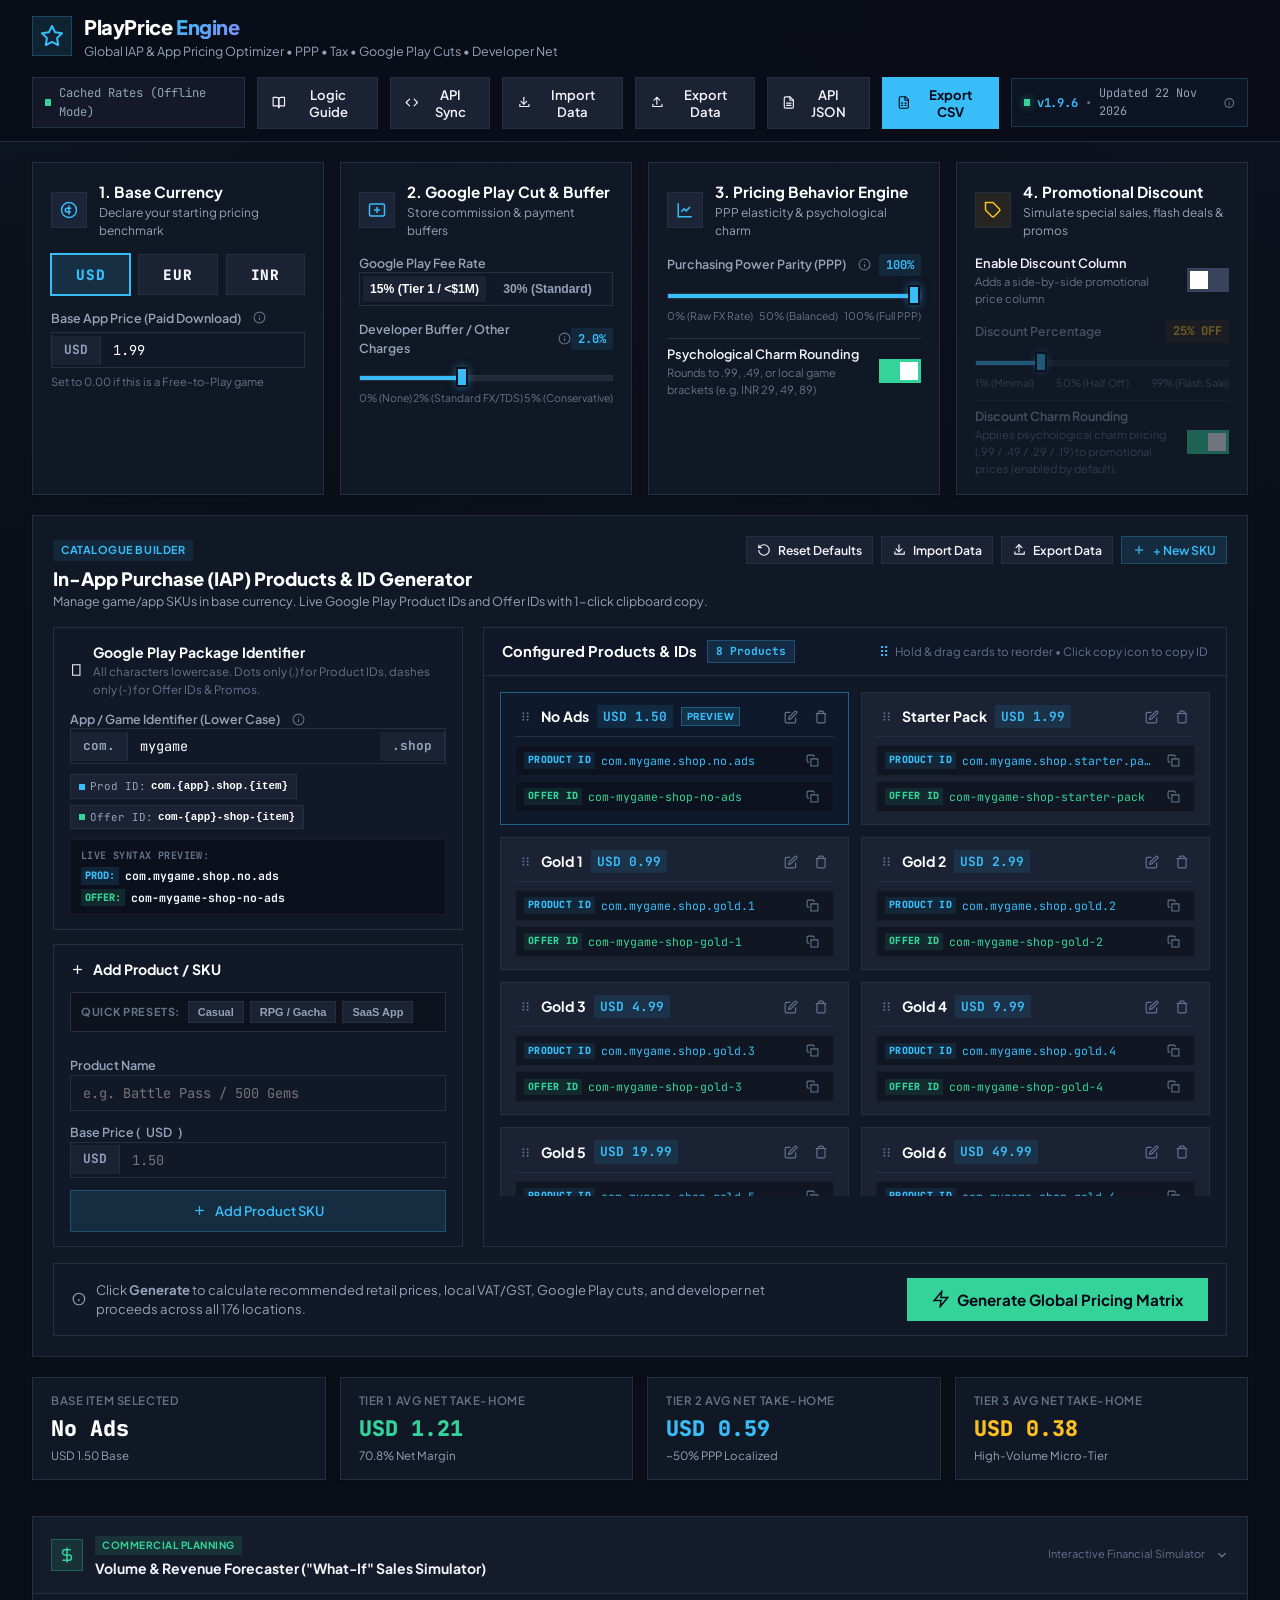
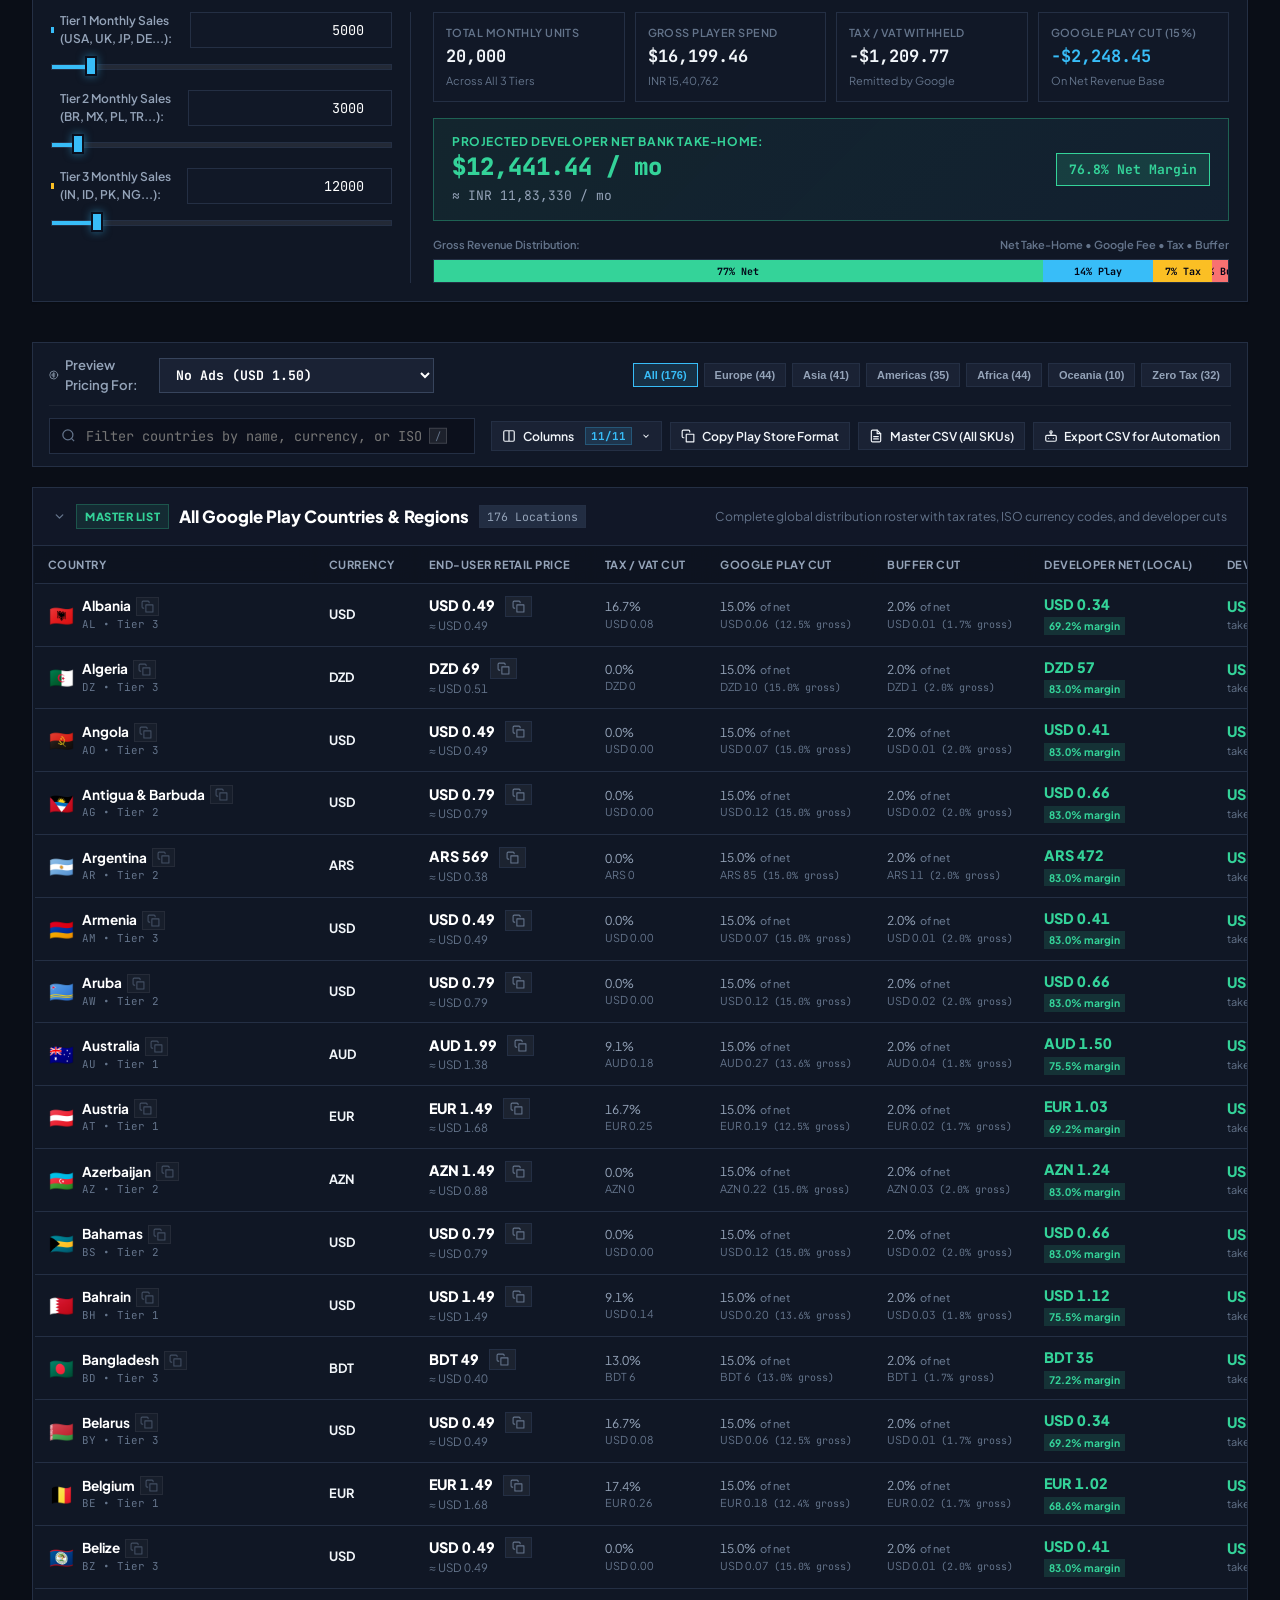
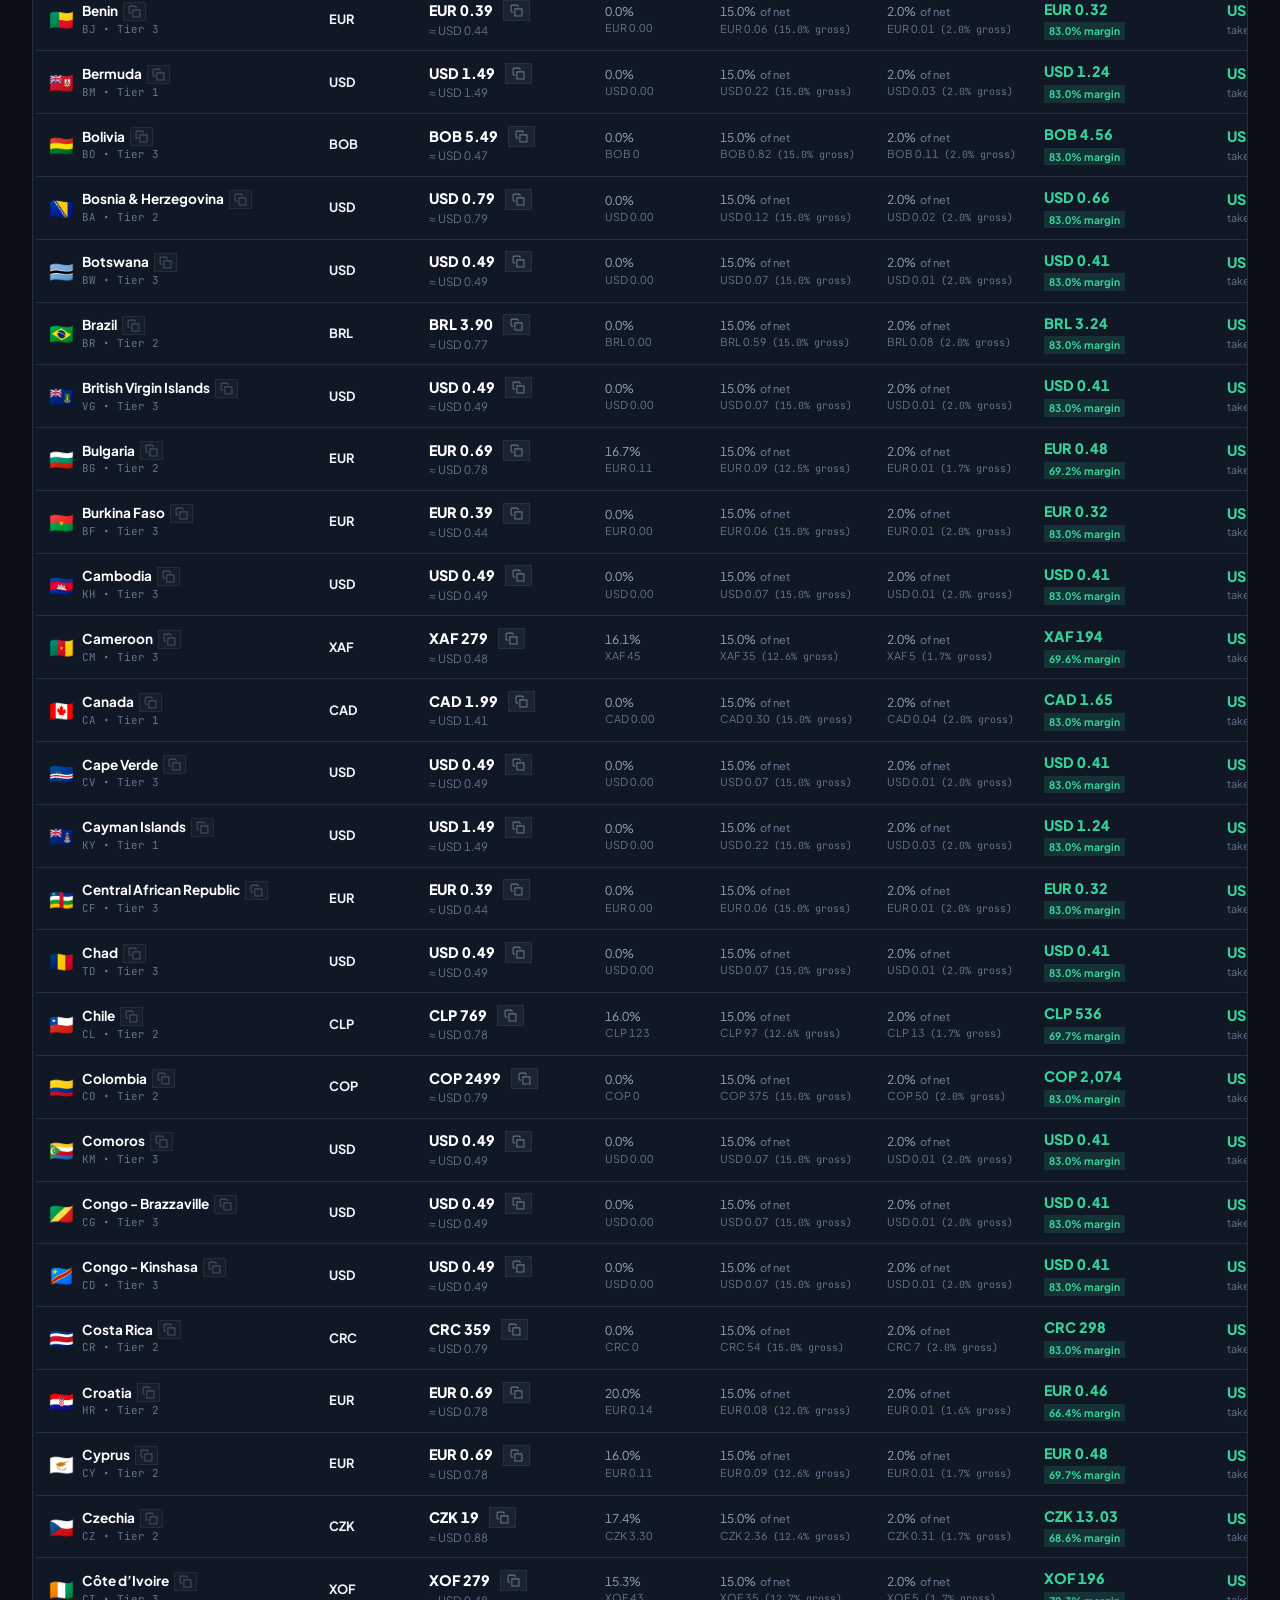
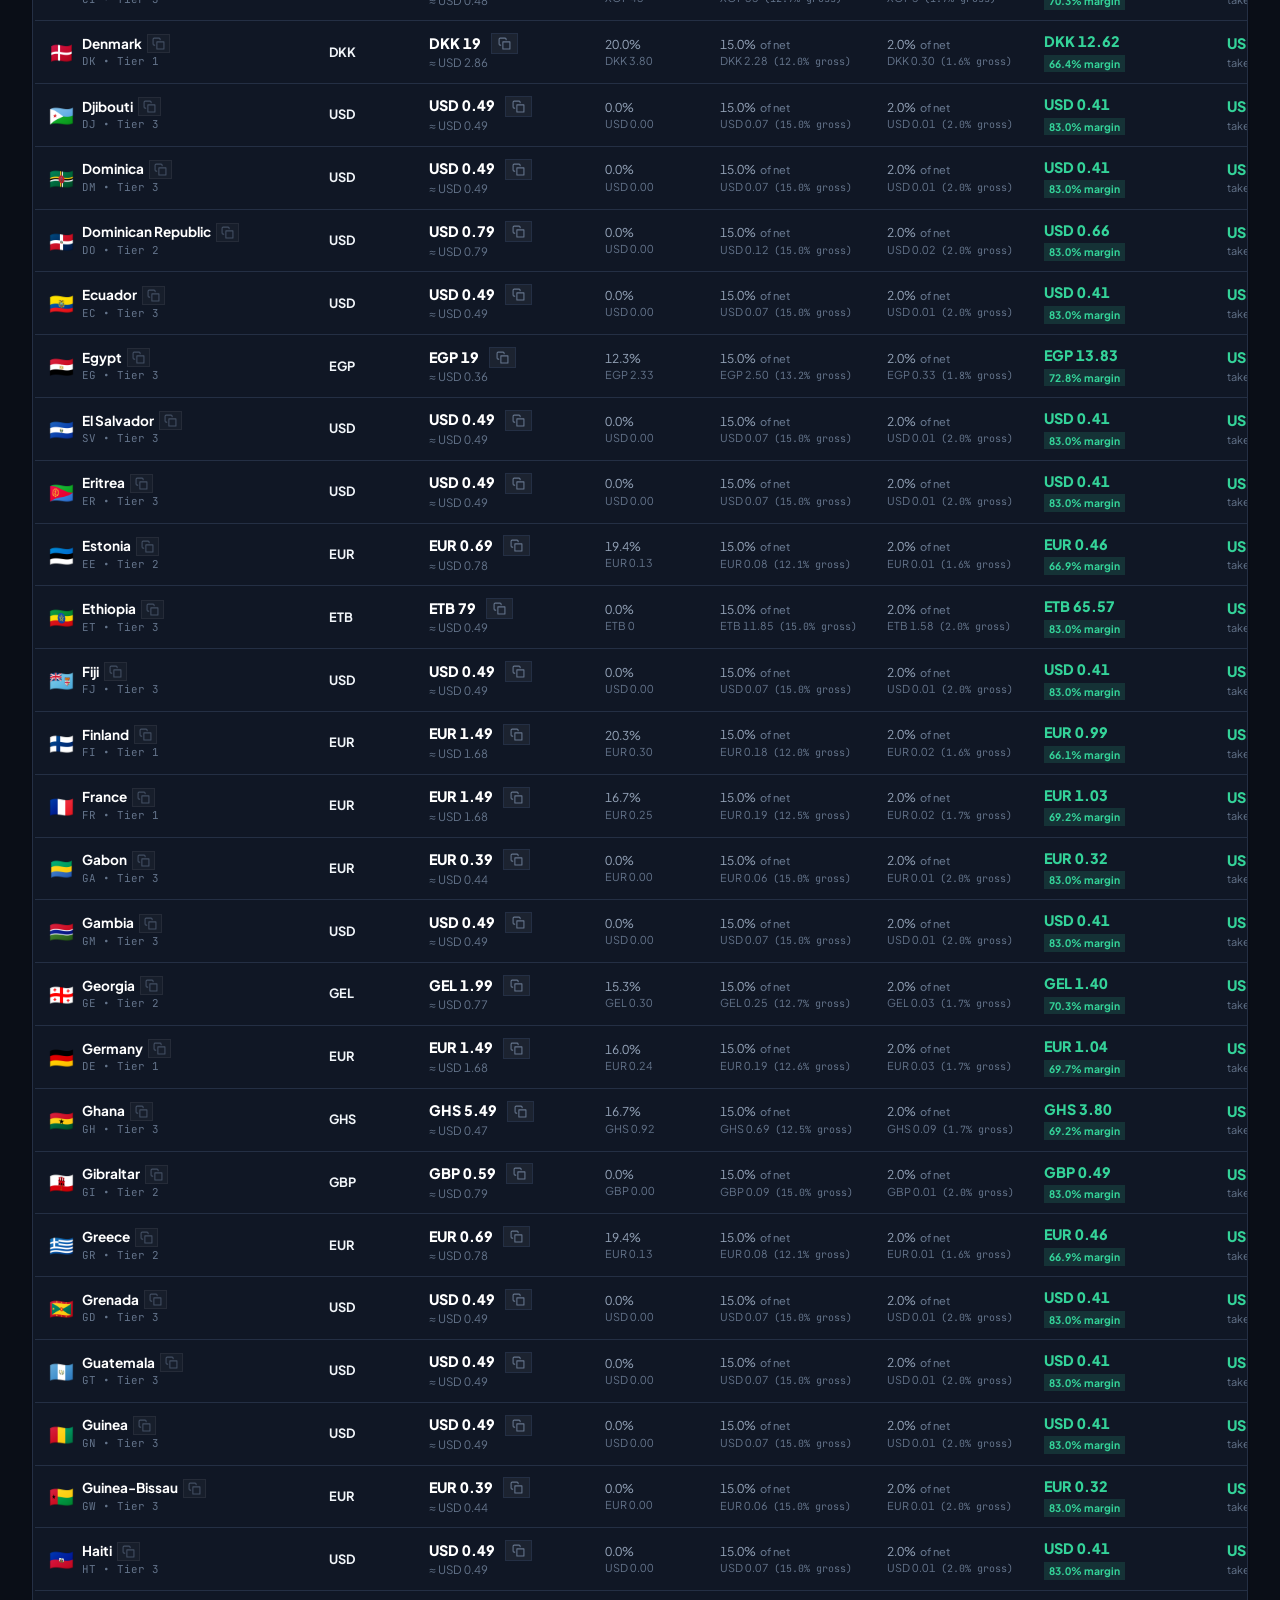
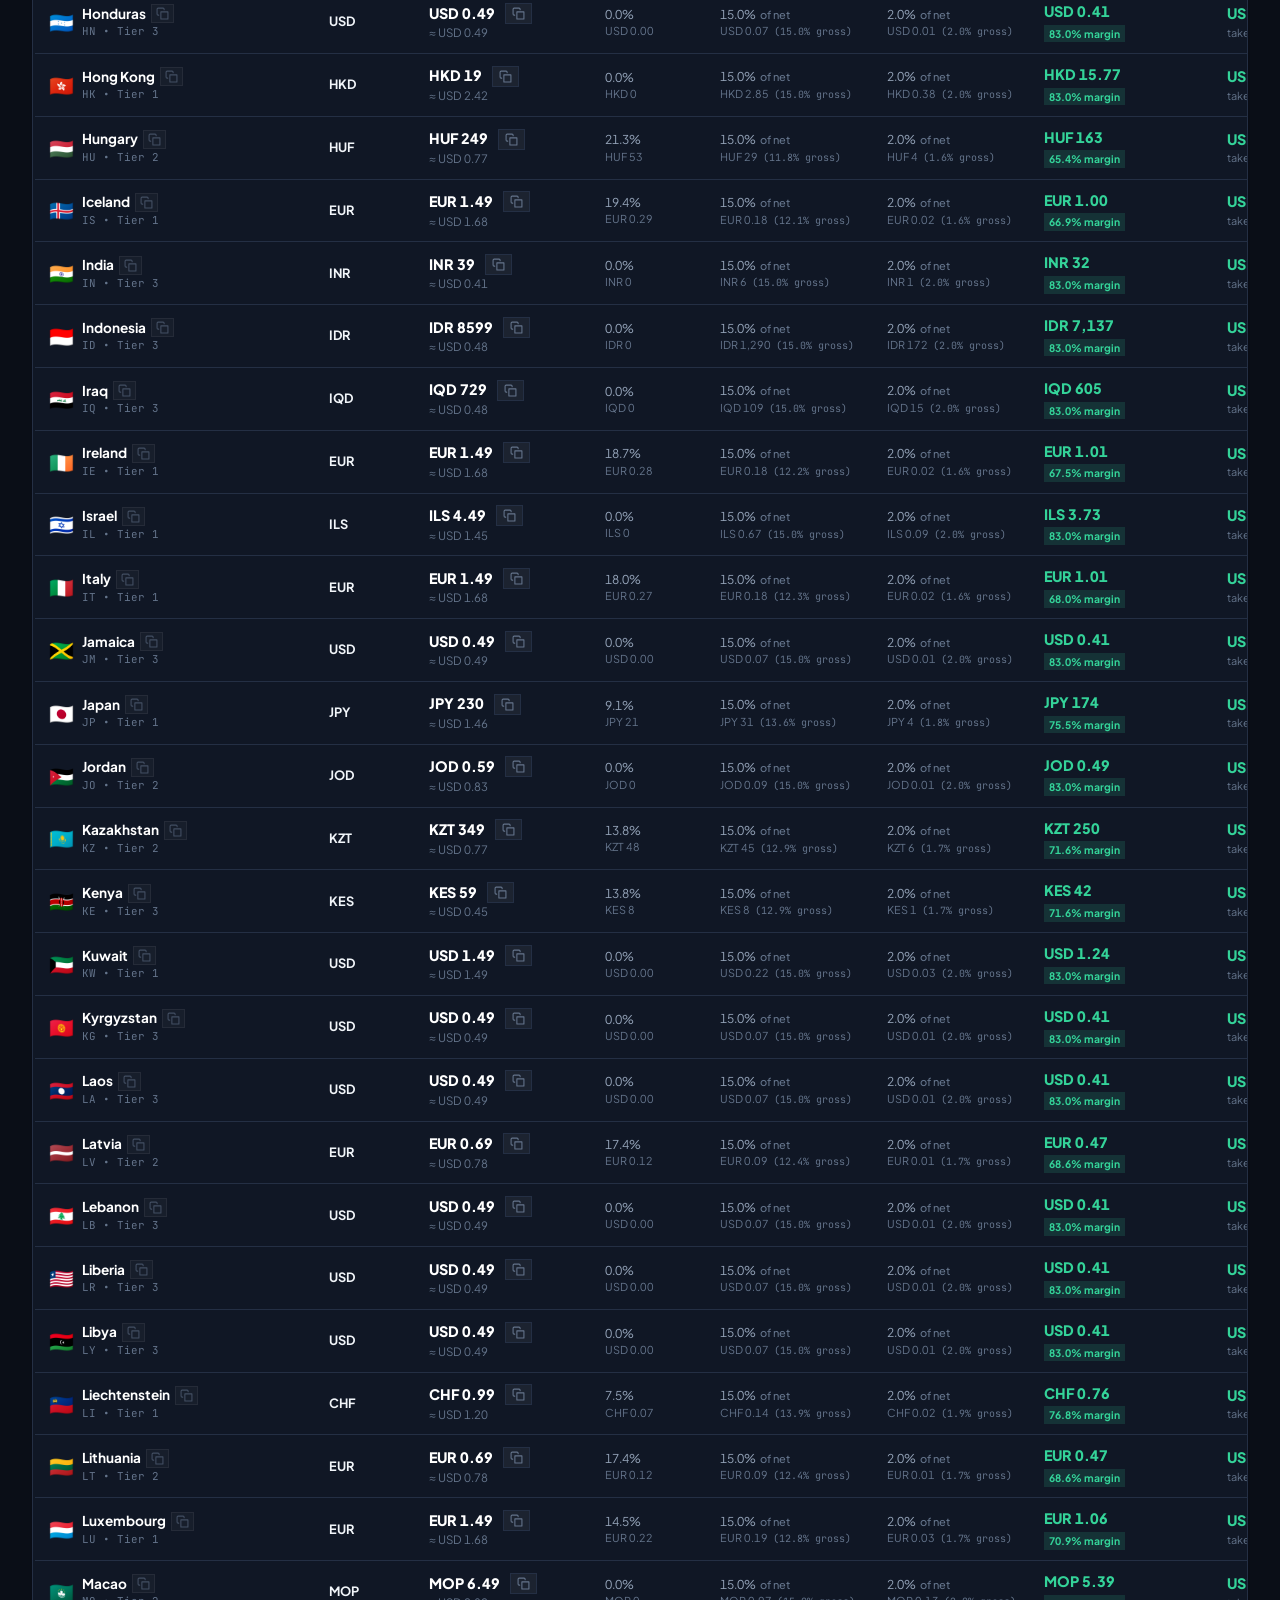
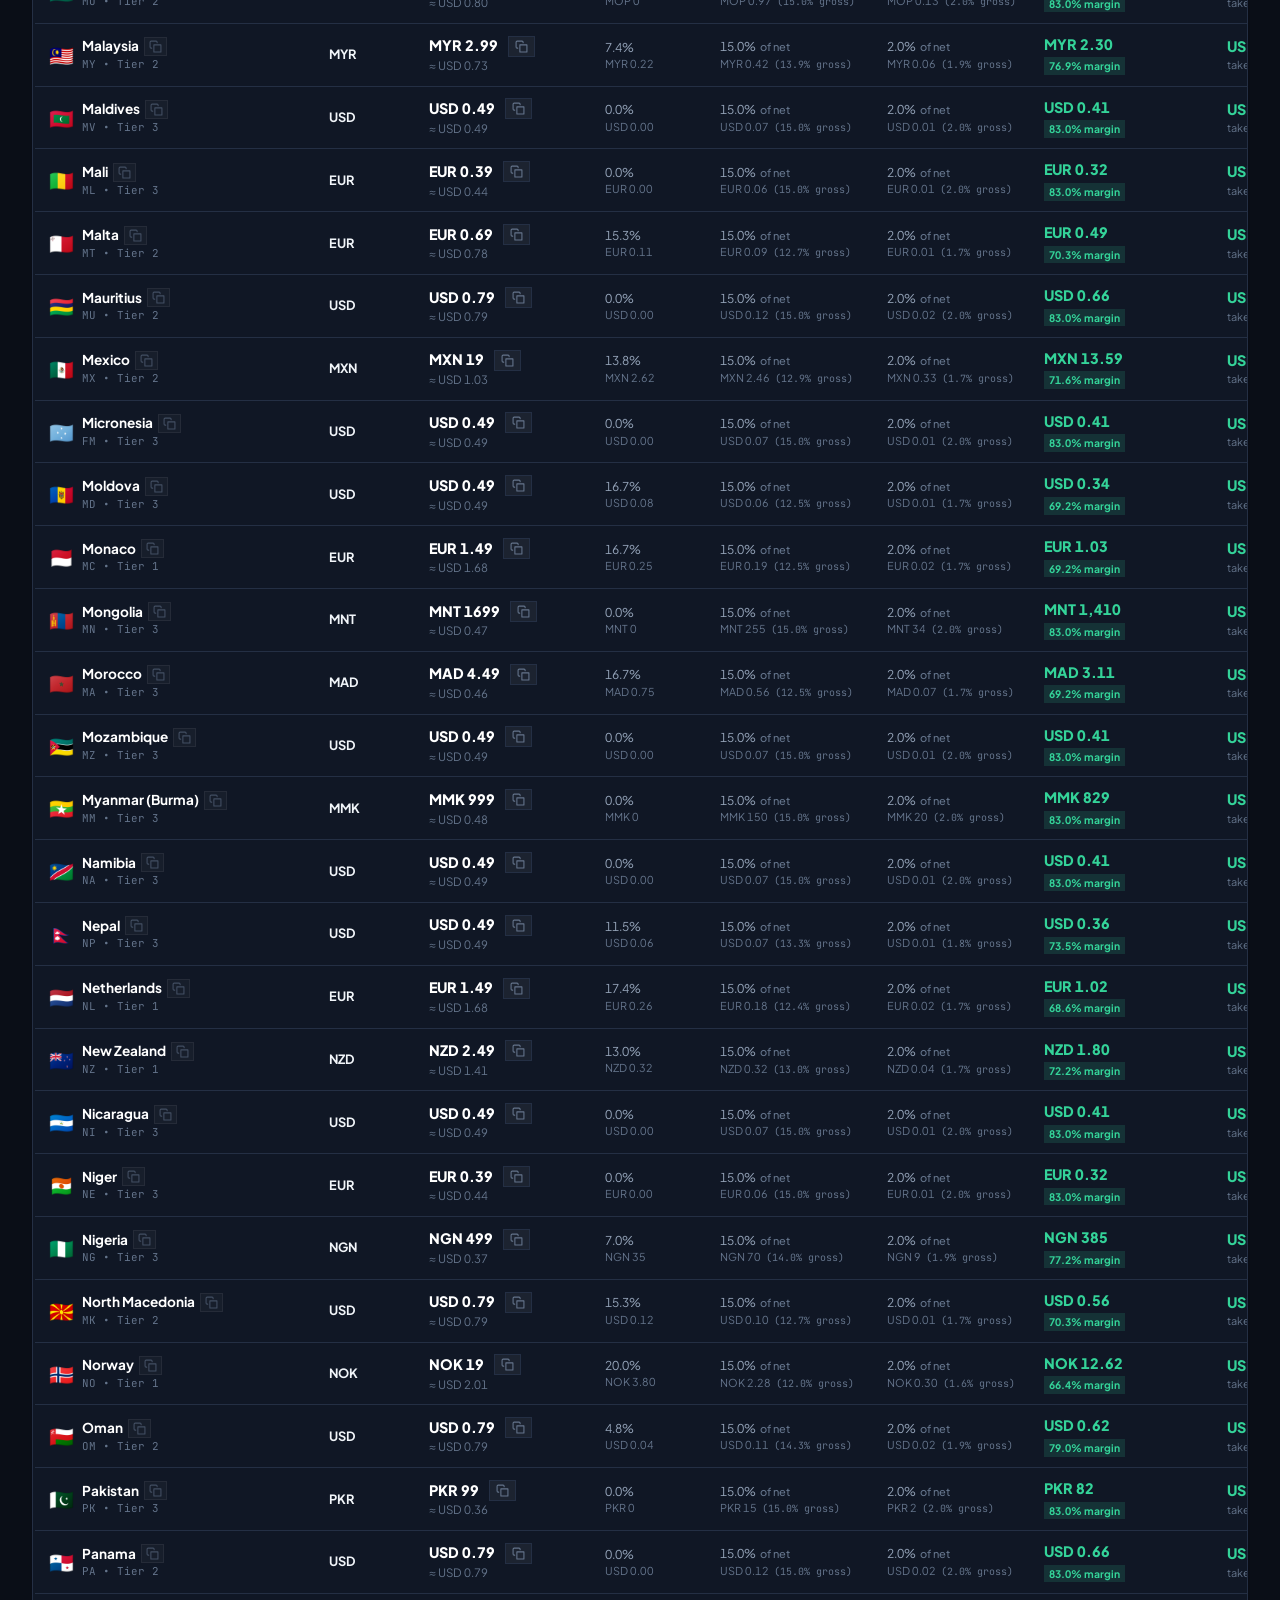
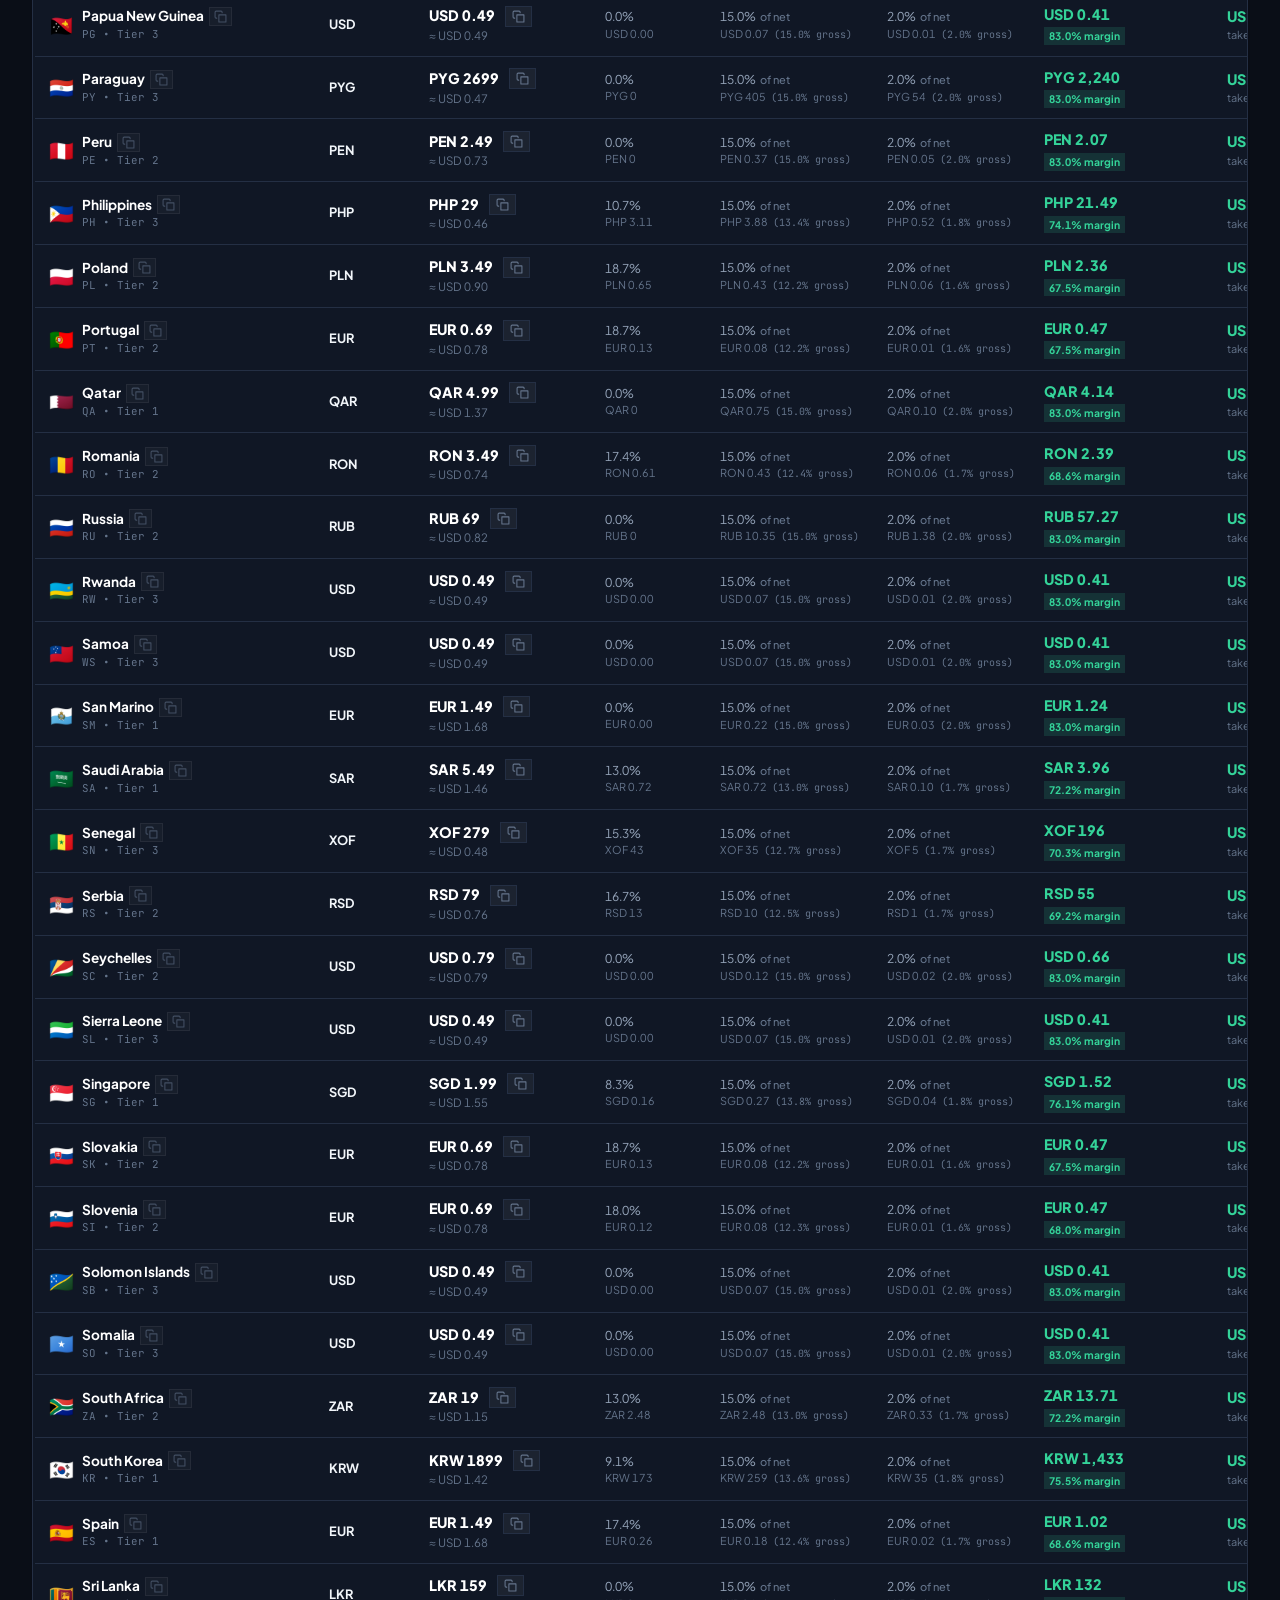
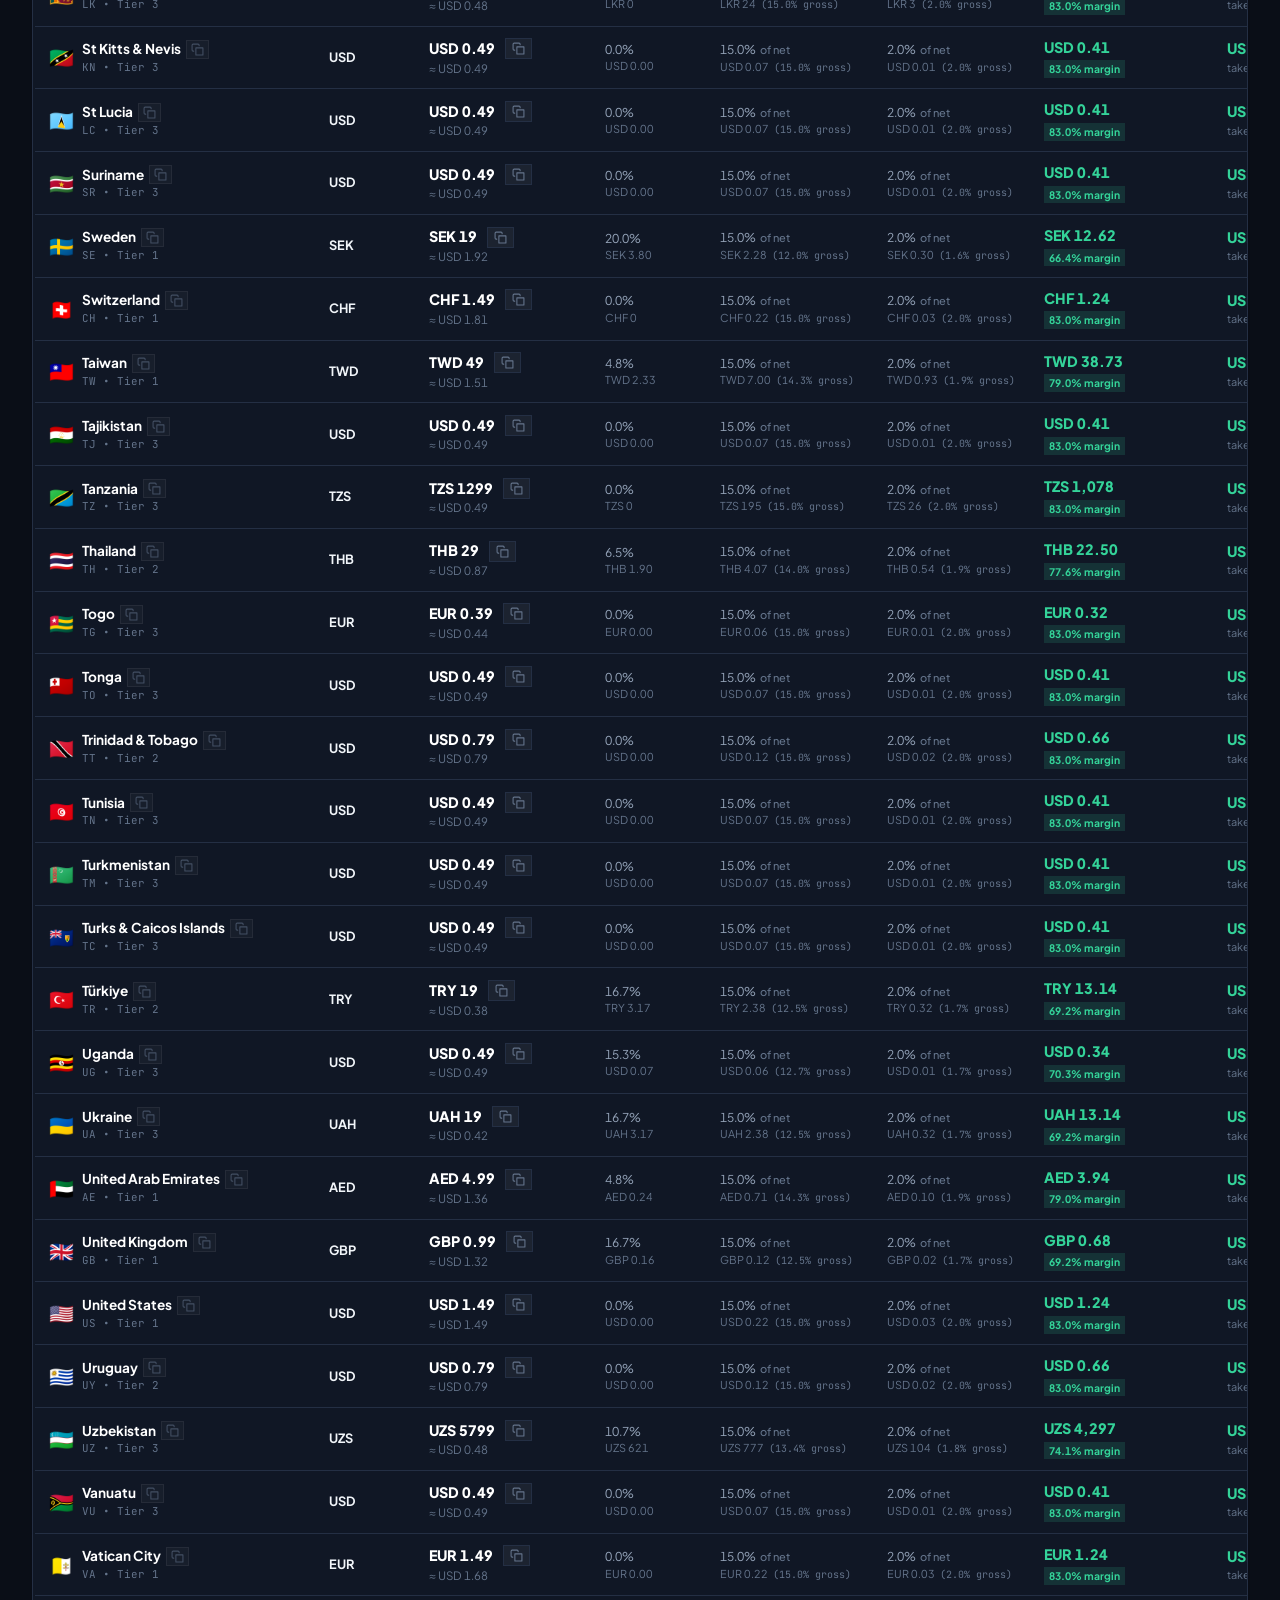
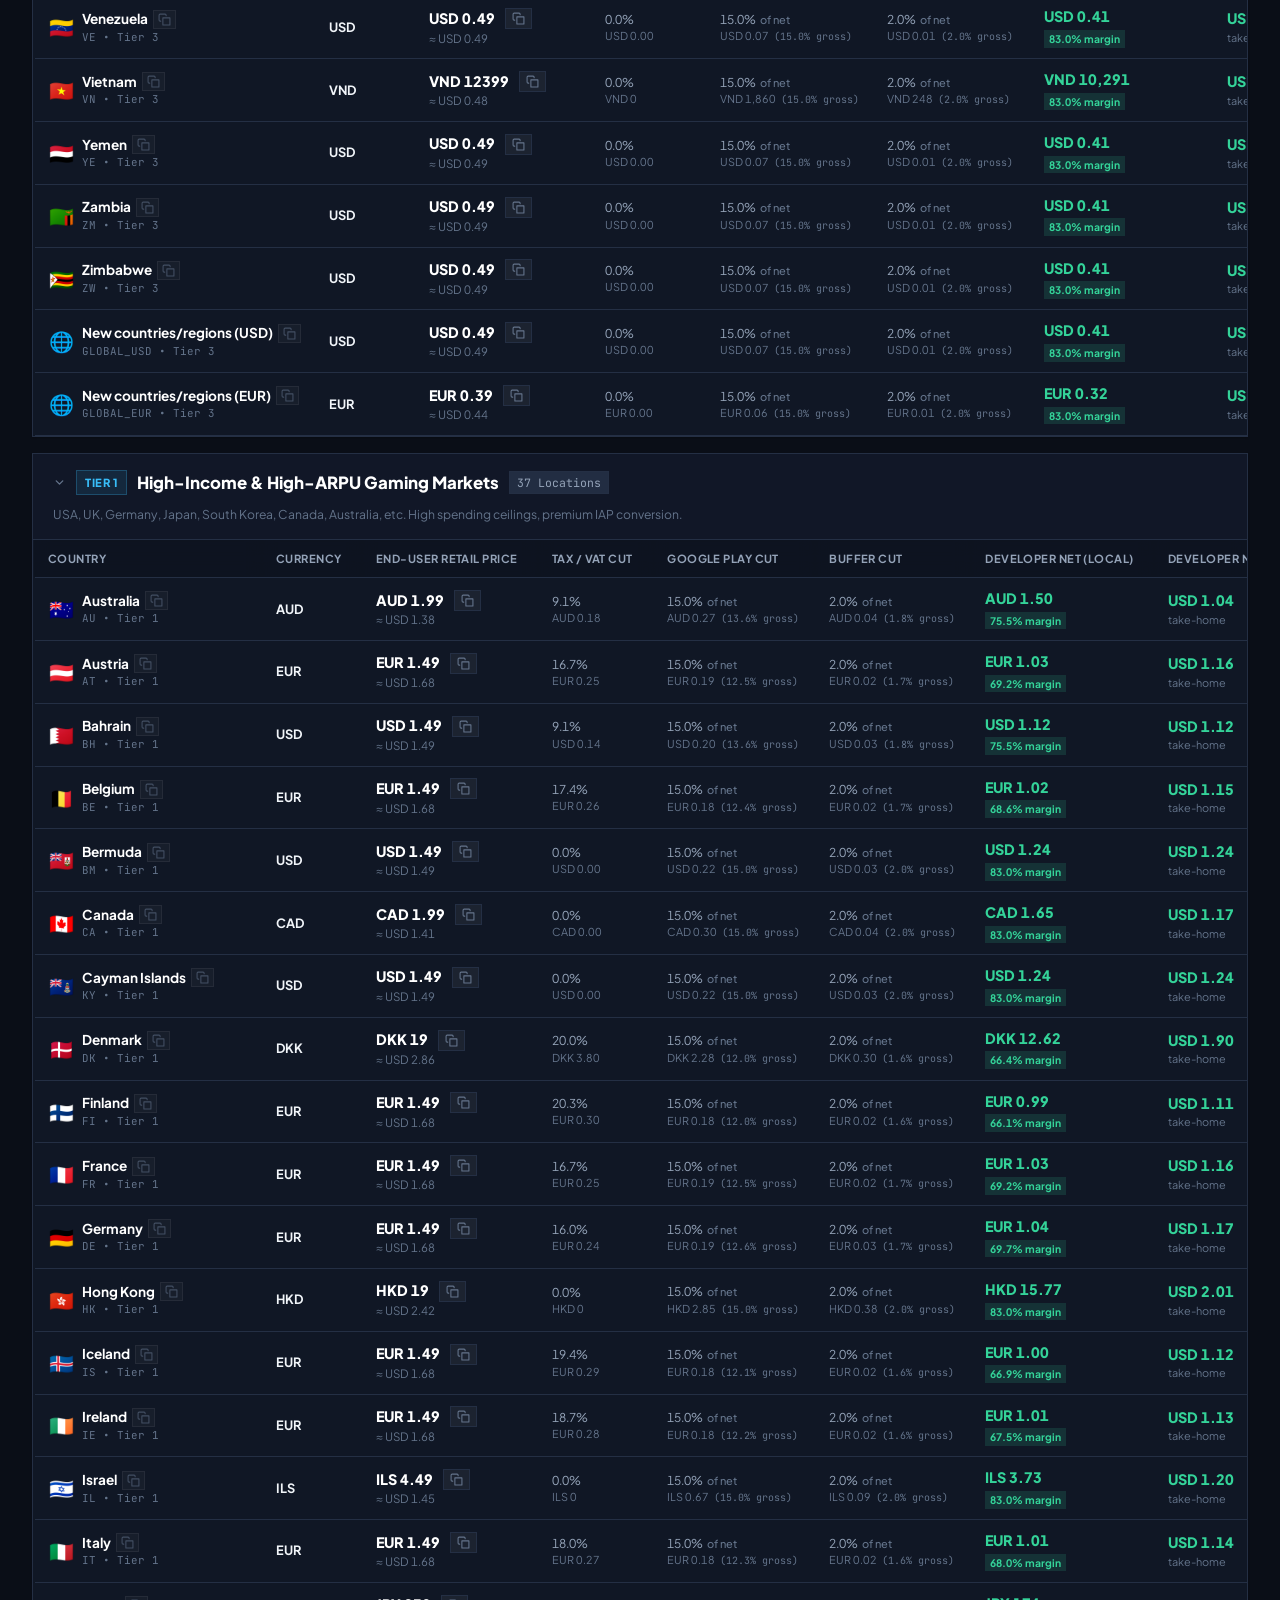
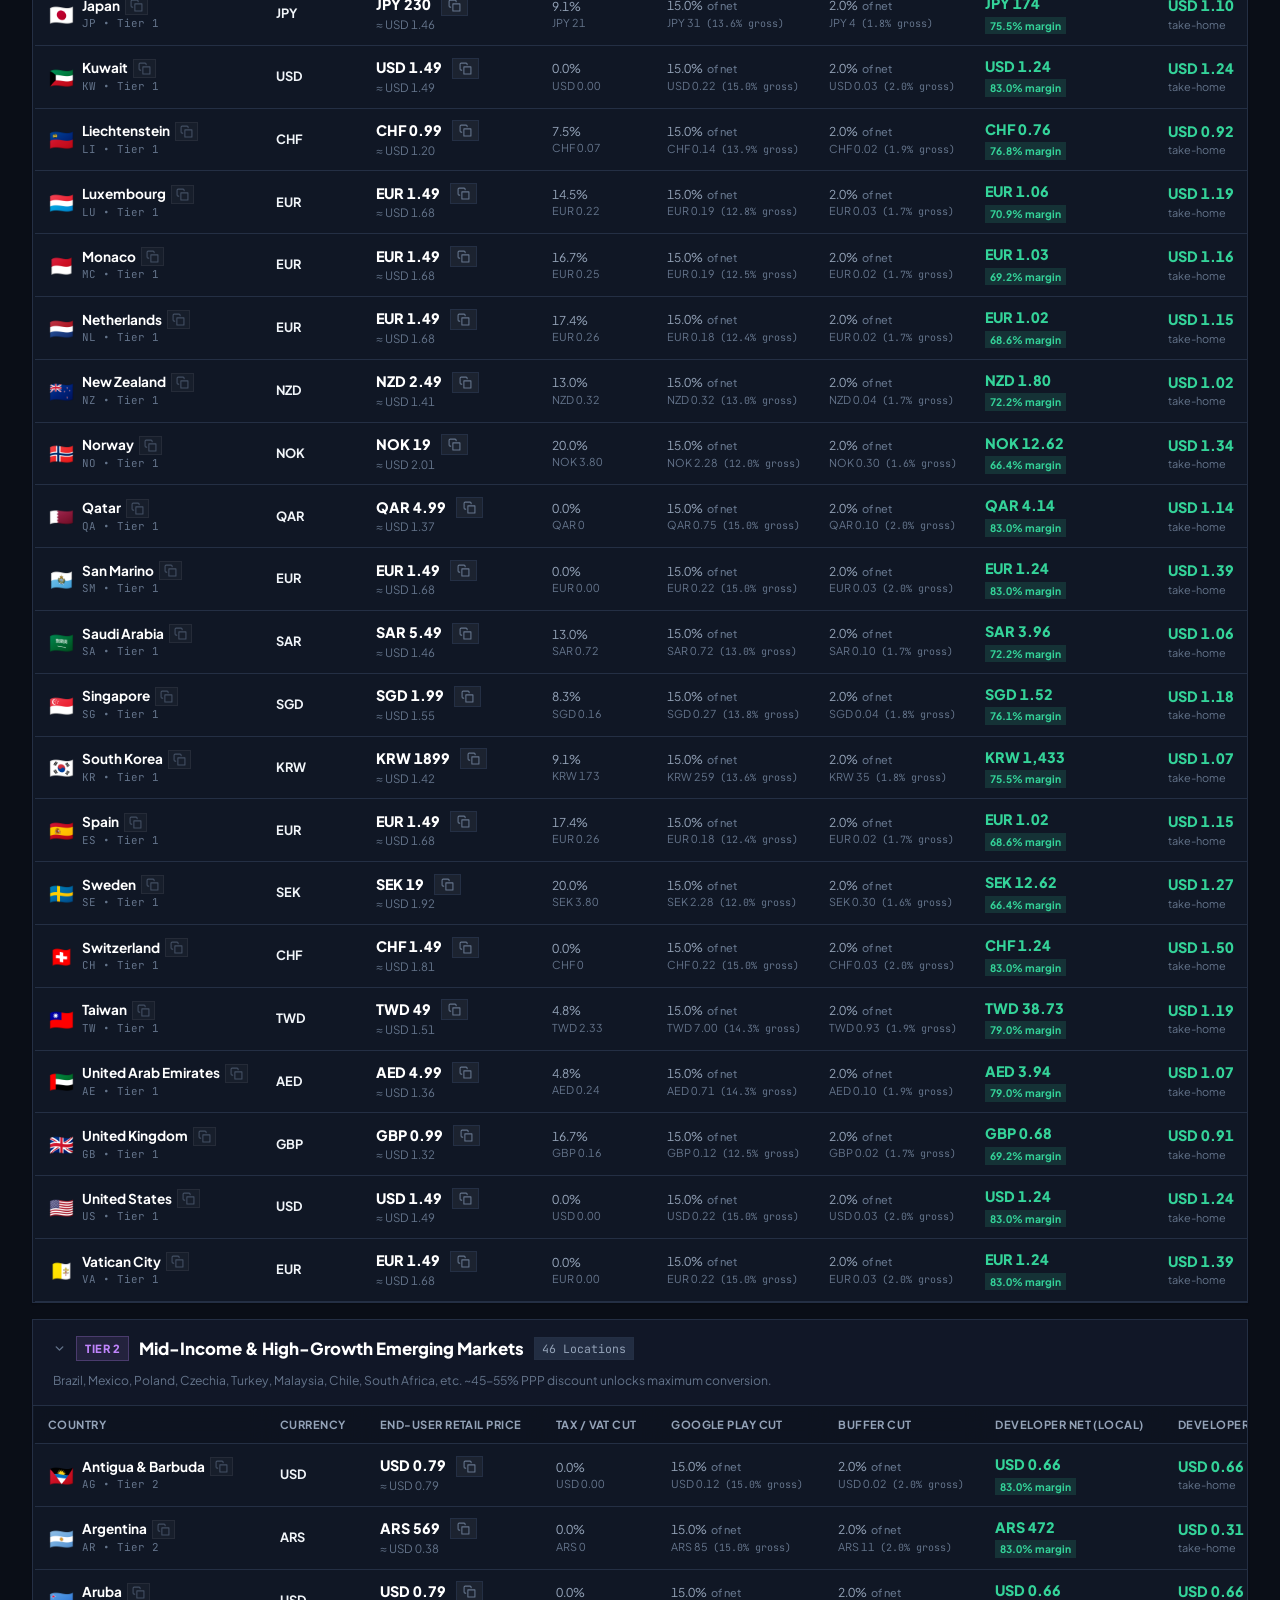
<file: index.html>
<!DOCTYPE html>
<html lang="en">
<head>
  <meta charset="UTF-8">
  <meta name="viewport" content="width=device-width, initial-scale=1.0">
  <title>PlayPrice Engine • Global IAP & App Pricing Optimizer</title>
  <meta name="description" content="Decide mobile game and app IAP prices across 176+ countries with Purchasing Power Parity (PPP), local VAT/GST tax rates, Google Play commission, and developer net take-home calculation.">
  
  <!-- Modern Typography from Google Fonts -->
  <link rel="preconnect" href="https://fonts.googleapis.com">
  <link rel="preconnect" href="https://fonts.gstatic.com" crossorigin>
  <link href="https://fonts.googleapis.com/css2?family=Plus+Jakarta+Sans:wght@400;500;600;700;800&family=JetBrains+Mono:wght@400;500;600;700&display=swap" rel="stylesheet">
  
  <meta name="referrer" content="strict-origin-when-cross-origin">
  <meta http-equiv="X-Content-Type-Options" content="nosniff">
  
  <link rel="stylesheet" href="style.css">
</head>
<body>
  <!-- Header / Navigation -->
  <header class="app-header">
    <div class="header-container">
      <div class="brand">
        <div class="brand-icon">
          <svg width="24" height="24" viewBox="0 0 24 24" fill="none" stroke="currentColor" stroke-width="2" stroke-linecap="round" stroke-linejoin="round">
            <polygon points="12 2 15.09 8.26 22 9.27 17 14.14 18.18 21.02 12 17.77 5.82 21.02 7 14.14 2 9.27 8.91 8.26 12 2"></polygon>
          </svg>
        </div>
        <div>
          <h1 class="brand-title">PlayPrice <span class="gradient-text">Engine</span></h1>
          <p class="brand-subtitle">Global IAP &amp; App Pricing Optimizer • PPP • Tax • Google Play Cuts • Developer Net</p>
        </div>
      </div>

      <div class="header-actions">
        <div class="status-pill" id="fxStatusPill" title="Live exchange rate status">
          <span class="status-dot"></span>
          <span id="fxStatusText">Connecting Rates...</span>
        </div>
        <button class="btn btn-secondary" id="btnHelpModal" title="Learn the mathematical &amp; behavioural logic">
          <svg width="15" height="15" viewBox="0 0 24 24" fill="none" stroke="currentColor" stroke-width="2" stroke-linecap="round" stroke-linejoin="round"><path d="M2 3h6a4 4 0 0 1 4 4v14a3 3 0 0 0-3-3H2z"></path><path d="M22 3h-6a4 4 0 0 0-4 4v14a3 3 0 0 1 3-3h7z"></path></svg>
          Logic Guide
        </button>
        <button class="btn btn-secondary" id="btnApiSyncModal" title="Open Google Play Developer API Sync instructions &amp; CLI commands">
          <svg width="15" height="15" viewBox="0 0 24 24" fill="none" stroke="currentColor" stroke-width="2" stroke-linecap="round" stroke-linejoin="round"><polyline points="16 18 22 12 16 6"></polyline><polyline points="8 6 2 12 8 18"></polyline></svg>
          API Sync
        </button>
        <button class="btn btn-secondary" id="btnImportData" title="Import settings and catalogue data from JSON backup">
          <svg width="15" height="15" viewBox="0 0 24 24" fill="none" stroke="currentColor" stroke-width="2" stroke-linecap="round" stroke-linejoin="round"><path d="M21 15v4H5v-4"></path><polyline points="7 10 12 15 17 10"></polyline><line x1="12" y1="15" x2="12" y2="3"></line></svg>
          Import Data
        </button>
        <input type="file" id="importFileInput" accept=".json,application/json" style="display: none;">
        <button class="btn btn-secondary" id="btnExportData" title="Export all settings &amp; catalogue items to JSON backup">
          <svg width="15" height="15" viewBox="0 0 24 24" fill="none" stroke="currentColor" stroke-width="2" stroke-linecap="round" stroke-linejoin="round"><path d="M21 15v4H5v-4"></path><polyline points="17 8 12 3 7 8"></polyline><line x1="12" y1="3" x2="12" y2="15"></line></svg>
          Export Data
        </button>
        <button class="btn btn-secondary" id="btnExportApiJson" title="Export direct Google Play API JSON payload for active SKU">
          <svg width="15" height="15" viewBox="0 0 24 24" fill="none" stroke="currentColor" stroke-width="2" stroke-linecap="round" stroke-linejoin="round"><path d="M14 2H6a2 2 0 0 0-2 2v16a2 2 0 0 0 2 2h12a2 2 0 0 0 2-2V8z"></path><polyline points="14 2 14 8 20 8"></polyline><line x1="16" y1="13" x2="8" y2="13"></line><line x1="16" y1="17" x2="8" y2="17"></line></svg>
          API JSON
        </button>
        <button class="btn btn-primary" id="btnExportAllCsv" title="Export entire pricing matrix for active SKU to CSV">
          <svg width="15" height="15" viewBox="0 0 24 24" fill="none" stroke="currentColor" stroke-width="2" stroke-linecap="round" stroke-linejoin="round"><path d="M15 2H6a2 2 0 0 0-2 2v16a2 2 0 0 0 2 2h12a2 2 0 0 0 2-2V7Z"></path><path d="M14 2v6h6"></path><path d="M8 13h2"></path><path d="M14 13h2"></path><path d="M8 17h2"></path><path d="M14 17h2"></path></svg>
          Export CSV
        </button>

        <!-- Semantic Version & Telemetry Badge -->
        <div class="header-version-pill" id="headerVersionPill" role="button" tabindex="0" title="Click to view Version History &amp; Changelog">
          <span class="version-dot"></span>
          <span class="version-tag" id="appVersionText">v1.9.6</span>
          <span class="version-sep">•</span>
          <span class="version-date" id="lastUpdatedDateText">Updated 22 Nov 2026</span>
          <svg width="12" height="12" viewBox="0 0 24 24" fill="none" stroke="currentColor" stroke-width="2.5" stroke-linecap="round" stroke-linejoin="round" class="version-info-icon"><circle cx="12" cy="12" r="10"></circle><line x1="12" y1="16" x2="12" y2="12"></line><line x1="12" y1="8" x2="12.01" y2="8"></line></svg>
        </div>
      </div>
    </div>
  </header>

  <!-- Main Content Container (Edge to Edge Fluid Layout) -->
  <main class="main-container">
    
    <!-- Top Strategic Parameters Banner (4 Cards Grid) -->
    <section class="config-grid">
      
      <!-- Card 1: Base Currency & App Price -->
      <div class="config-card">
        <div class="card-header">
          <div class="card-icon">
            <svg width="18" height="18" viewBox="0 0 24 24" fill="none" stroke="currentColor" stroke-width="2"><circle cx="12" cy="12" r="10"></circle><path d="M12 6v12M15 9.5H9.5a2.5 2.5 0 0 0 0 5h5"></path></svg>
          </div>
          <div>
            <h3>1. Base Currency</h3>
            <p>Declare your starting pricing benchmark</p>
          </div>
        </div>

        <div class="currency-selector" id="baseCurrencySelector">
          <button type="button" class="currency-btn active" data-currency="USD">
            <span class="curr-code">USD</span>
          </button>
          <button type="button" class="currency-btn" data-currency="EUR">
            <span class="curr-code">EUR</span>
          </button>
          <button type="button" class="currency-btn" data-currency="INR">
            <span class="curr-code">INR</span>
          </button>
        </div>

        <div class="input-field-group">
          <label for="appPriceInput">
            <span>Base App Price (Paid Download)</span>
            <span class="tooltip-trigger" title="For free games with only IAP, set this to 0.00">
              <svg width="13" height="13" viewBox="0 0 24 24" fill="none" stroke="currentColor" stroke-width="2" stroke-linecap="round" stroke-linejoin="round"><circle cx="12" cy="12" r="10"></circle><line x1="12" y1="16" x2="12" y2="12"></line><line x1="12" y1="8" x2="12.01" y2="8"></line></svg>
            </span>
          </label>
          <div class="input-addon-box">
            <span class="input-addon-tag baseCurrCode" id="appPriceSymbol">USD</span>
            <input type="number" id="appPriceInput" step="0.01" min="0" value="1.99" placeholder="1.99">
          </div>
          <span class="input-hint">Set to 0.00 if this is a Free-to-Play game</span>
        </div>
      </div>

      <!-- Card 2: Commission & Developer Deductions -->
      <div class="config-card">
        <div class="card-header">
          <div class="card-icon">
            <svg width="18" height="18" viewBox="0 0 24 24" fill="none" stroke="currentColor" stroke-width="2"><rect x="2" y="4" width="20" height="16" rx="2"></rect><line x1="12" y1="8" x2="12" y2="16"></line><line x1="8" y1="12" x2="16" y2="12"></line></svg>
          </div>
          <div>
            <h3>2. Google Play Cut &amp; Buffer</h3>
            <p>Store commission &amp; payment buffers</p>
          </div>
        </div>

        <div class="form-row">
          <label>Google Play Fee Rate</label>
          <div class="toggle-group" id="googlePlayFeeToggle">
            <button type="button" class="toggle-btn active" data-fee="0.15">15% (Tier 1 / &lt;$1M)</button>
            <button type="button" class="toggle-btn" data-fee="0.30">30% (Standard)</button>
          </div>
        </div>

        <div class="form-row">
          <div class="slider-header">
            <label for="bufferFeeRange">
              Developer Buffer / Other Charges
              <span class="tooltip-trigger" title="Covers Indian 0.1% TDS (Sec 194O), forex conversion margin, or transaction fees">
                <svg width="13" height="13" viewBox="0 0 24 24" fill="none" stroke="currentColor" stroke-width="2" stroke-linecap="round" stroke-linejoin="round"><circle cx="12" cy="12" r="10"></circle><line x1="12" y1="16" x2="12" y2="12"></line><line x1="12" y1="8" x2="12.01" y2="8"></line></svg>
              </span>
            </label>
            <span class="slider-badge" id="bufferFeeDisplay">2.0%</span>
          </div>
          <input type="range" id="bufferFeeRange" min="0" max="5" step="0.1" value="2.0">
          <div class="range-labels">
            <span>0% (None)</span>
            <span>2% (Standard FX/TDS)</span>
            <span>5% (Conservative)</span>
          </div>
        </div>
      </div>

      <!-- Card 3: Purchasing Power & Psychology -->
      <div class="config-card">
        <div class="card-header">
          <div class="card-icon">
            <svg width="18" height="18" viewBox="0 0 24 24" fill="none" stroke="currentColor" stroke-width="2"><path d="M3 3v18h18"></path><path d="M18.7 8l-5.1 5.2-2.8-2.7L7 14.3"></path></svg>
          </div>
          <div>
            <h3>3. Pricing Behavior Engine</h3>
            <p>PPP elasticity &amp; psychological charm</p>
          </div>
        </div>

        <div class="form-row">
          <div class="slider-header">
            <label for="pppStrengthRange">
              Purchasing Power Parity (PPP)
              <span class="tooltip-trigger" title="100% applies full regional purchasing power adjustments. 0% uses raw unadjusted exchange rates.">
                <svg width="13" height="13" viewBox="0 0 24 24" fill="none" stroke="currentColor" stroke-width="2" stroke-linecap="round" stroke-linejoin="round"><circle cx="12" cy="12" r="10"></circle><line x1="12" y1="16" x2="12" y2="12"></line><line x1="12" y1="8" x2="12.01" y2="8"></line></svg>
              </span>
            </label>
            <span class="slider-badge" id="pppStrengthDisplay">100%</span>
          </div>
          <input type="range" id="pppStrengthRange" min="0" max="100" step="5" value="100">
          <div class="range-labels">
            <span>0% (Raw FX Rate)</span>
            <span>50% (Balanced)</span>
            <span>100% (Full PPP)</span>
          </div>
        </div>

        <div class="toggle-field">
          <div>
            <span class="toggle-label">Psychological Charm Rounding</span>
            <span class="toggle-desc">Rounds to .99, .49, or local game brackets (e.g. INR 29, 49, 89)</span>
          </div>
          <label class="switch">
            <input type="checkbox" id="charmRoundingToggle" checked>
            <span class="slider round"></span>
          </label>
        </div>
      </div>

      <!-- Card 4: Promotional Discount Simulator -->
      <div class="config-card">
        <div class="card-header">
          <div class="card-icon" style="color: var(--accent-amber); background: rgba(245, 158, 11, 0.1);">
            <svg width="18" height="18" viewBox="0 0 24 24" fill="none" stroke="currentColor" stroke-width="2"><path d="M20.59 13.41l-7.17 7.17a2 2 0 0 1-2.83 0L2 12V2h10l8.59 8.59a2 2 0 0 1 0 2.82z"></path><line x1="7" y1="7" x2="7.01" y2="7"></line></svg>
          </div>
          <div>
            <h3>4. Promotional Discount</h3>
            <p>Simulate special sales, flash deals &amp; promos</p>
          </div>
        </div>

        <div class="toggle-field" style="border-top: none; padding-top: 0;">
          <div>
            <label for="discountEnableToggle" class="toggle-label" style="cursor: pointer;">Enable Discount Column</label>
            <span class="toggle-desc">Adds a side-by-side promotional price column</span>
          </div>
          <label class="switch" for="discountEnableToggle">
            <input type="checkbox" id="discountEnableToggle">
            <span class="slider round"></span>
          </label>
        </div>

        <div class="form-row" id="discountControlsRow" style="opacity: 0.4; pointer-events: none; transition: opacity 0.2s;">
          <div class="slider-header">
            <label for="discountRateRange">Discount Percentage</label>
            <span class="slider-badge" id="discountRateDisplay" style="color: var(--accent-amber); background: rgba(245, 158, 11, 0.12);">25% OFF</span>
          </div>
          <input type="range" id="discountRateRange" min="1" max="99" step="1" value="25">
          <div class="range-labels">
            <span>1% (Minimal)</span>
            <span>50% (Half Off)</span>
            <span>99% (Flash Sale)</span>
          </div>

          <div class="toggle-field" style="margin-top: 10px;">
            <div>
              <label for="discountCharmToggle" class="toggle-label" style="cursor: pointer;">Discount Charm Rounding</label>
              <span class="toggle-desc">Applies psychological charm pricing (.99 / .49 / .29 / .19) to promotional prices (enabled by default).</span>
            </div>
            <label class="switch" for="discountCharmToggle">
              <input type="checkbox" id="discountCharmToggle" checked>
              <span class="slider round"></span>
            </label>
          </div>
        </div>
      </div>

    </section>

    <!-- Catalogue Builder Section -->
    <section class="catalogue-section">
      <div class="catalogue-card">
        <div class="section-top-bar">
          <div>
            <div class="badge-pill">Catalogue Builder</div>
            <h2 class="section-title">In-App Purchase (IAP) Products &amp; ID Generator</h2>
            <p class="section-desc">Manage game/app SKUs in base currency. Live Google Play Product IDs and Offer IDs with 1-click clipboard copy.</p>
          </div>
          <div class="catalogue-actions">
            <button class="btn btn-secondary btn-sm" id="btnResetCatalogue" title="Restore default mobile game IAP items">
              <svg width="14" height="14" viewBox="0 0 24 24" fill="none" stroke="currentColor" stroke-width="2"><path d="M3 12a9 9 0 1 0 9-9 9.75 9.75 0 0 0-6.74 2.74L3 8"></path><path d="M3 3v5h5"></path></svg>
              Reset Defaults
            </button>
            <button class="btn btn-secondary btn-sm" id="btnImportDataCat" title="Import catalogue &amp; settings from JSON file">
              <svg width="14" height="14" viewBox="0 0 24 24" fill="none" stroke="currentColor" stroke-width="2" stroke-linecap="round" stroke-linejoin="round"><path d="M21 15v4H5v-4"></path><polyline points="7 10 12 15 17 10"></polyline><line x1="12" y1="15" x2="12" y2="3"></line></svg>
              Import Data
            </button>
            <button class="btn btn-secondary btn-sm" id="btnExportDataCat" title="Export catalogue &amp; settings to JSON file">
              <svg width="14" height="14" viewBox="0 0 24 24" fill="none" stroke="currentColor" stroke-width="2" stroke-linecap="round" stroke-linejoin="round"><path d="M21 15v4H5v-4"></path><polyline points="17 8 12 3 7 8"></polyline><line x1="12" y1="3" x2="12" y2="15"></line></svg>
              Export Data
            </button>
            <button class="btn btn-accent btn-sm" id="btnQuickAdd">
              <svg width="14" height="14" viewBox="0 0 24 24" fill="none" stroke="currentColor" stroke-width="2"><line x1="12" y1="5" x2="12" y2="19"></line><line x1="5" y1="12" x2="19" y2="12"></line></svg>
              + New SKU
            </button>
          </div>
        </div>

        <!-- Catalogue 2-Column Split Layout -->
        <div class="catalogue-split-layout">

          <!-- Left Column: Settings, App Identifier & Add Item Form -->
          <div class="catalogue-left-panel">
            
            <!-- App Name / Package Identifier for IAP IDs -->
            <div class="app-id-config-card">
              <div class="app-id-header">
                <div class="app-id-title-group">
                  <svg width="18" height="18" viewBox="0 0 24 24" fill="none" stroke="currentColor" stroke-width="2" class="text-accent"><rect x="5" y="2" width="14" height="20"></rect><line x1="12" y1="18" x2="12.01" y2="18"></line></svg>
                  <div>
                    <h3 class="app-id-title">Google Play Package Identifier</h3>
                    <p class="app-id-desc">All characters lowercase. Dots only (.) for Product IDs, dashes only (-) for Offer IDs &amp; Promos.</p>
                  </div>
                </div>
              </div>
              <div class="app-id-body">
                <div class="form-group">
                  <label for="appNameInput">
                    <span>App / Game Identifier (Lower Case)</span>
                    <span class="tooltip-trigger" title="All IDs are automatically converted to lowercase. Product IDs use only dots (.) between words; Offer IDs and Promo Offers use only dashes (-) between words.">
                      <svg width="13" height="13" viewBox="0 0 24 24" fill="none" stroke="currentColor" stroke-width="2" stroke-linecap="round" stroke-linejoin="round"><circle cx="12" cy="12" r="10"></circle><line x1="12" y1="16" x2="12" y2="12"></line><line x1="12" y1="8" x2="12.01" y2="8"></line></svg>
                    </span>
                  </label>
                  <div class="input-addon-box">
                    <span class="input-addon-tag">com.</span>
                    <input type="text" id="appNameInput" value="mygame" placeholder="e.g. mygame or space_runner" autocomplete="off" spellcheck="false">
                    <span class="input-addon-tag">.shop</span>
                  </div>
                </div>

                <div class="app-id-syntax-badges">
                  <span class="syntax-badge"><span class="badge-dot dot-blue"></span>Prod ID: <code>com.{app}.shop.{item}</code></span>
                  <span class="syntax-badge"><span class="badge-dot dot-emerald"></span>Offer ID: <code>com-{app}-shop-{item}</code></span>
                  <span class="syntax-badge" id="discountOfferSyntaxBadge" style="display: none;"><span class="badge-dot dot-amber"></span>Promo Offer: <code id="promoBadgeCode">...-25-percent-discount</code></span>
                </div>

                <div class="preview-syntax-box">
                  <span class="preview-label">Live Syntax Preview:</span>
                  <div class="preview-code-row"><span class="code-tag-blue">PROD:</span> <strong id="previewProdId">com.mygame.shop.no.ads</strong></div>
                  <div class="preview-code-row"><span class="code-tag-emerald">OFFER:</span> <strong id="previewOfferId">com-mygame-shop-no-ads</strong></div>
                </div>
              </div>
            </div>

            <!-- Add SKU Form Card -->
            <div class="add-sku-card">
              <div class="card-subtitle-bar">
                <h4 class="subcard-title">
                  <svg width="15" height="15" viewBox="0 0 24 24" fill="none" stroke="currentColor" stroke-width="2" class="text-accent"><line x1="12" y1="5" x2="12" y2="19"></line><line x1="5" y1="12" x2="19" y2="12"></line></svg>
                  Add Product / SKU
                </h4>
              </div>

              <!-- Quick Monetization Templates -->
              <div class="preset-templates-bar">
                <span class="preset-templates-label">Quick Presets:</span>
                <div class="preset-pills-row">
                  <button type="button" class="btn-template-pill" data-preset="casual" data-template="casual" title="Load Casual Game starter SKUs (No Ads, Starter Pack, Coin Pouch, Gem Chest)">Casual</button>
                  <button type="button" class="btn-template-pill" data-preset="rpg" data-template="rpg" title="Load Mid-Core RPG / Gacha tier SKUs (6-tier Gem packs &amp; Battle Pass)">RPG / Gacha</button>
                  <button type="button" class="btn-template-pill" data-preset="saas" data-template="saas" title="Load Subscription &amp; SaaS app tiers (Monthly, Annual, Lifetime)">SaaS App</button>
                </div>
              </div>

              <form id="addItemForm" class="add-item-form-vertical">
                <div class="form-group">
                  <label for="newItemName">Product Name</label>
                  <input type="text" id="newItemName" placeholder="e.g. Battle Pass / 500 Gems" required>
                </div>
                <div class="form-group">
                  <label for="newItemPrice">Base Price (<span class="baseCurrCode">USD</span>)</label>
                  <div class="input-addon-box">
                    <span class="input-addon-tag baseCurrCode">USD</span>
                    <input type="number" id="newItemPrice" step="0.01" min="0.01" placeholder="1.50" required>
                  </div>
                </div>
                <button type="submit" class="btn btn-accent btn-block" style="height: 42px;">
                  <svg width="15" height="15" viewBox="0 0 24 24" fill="none" stroke="currentColor" stroke-width="2"><line x1="12" y1="5" x2="12" y2="19"></line><line x1="5" y1="12" x2="19" y2="12"></line></svg>
                  Add Product SKU
                </button>
              </form>
            </div>

          </div>

          <!-- Right Column: Products & Generated IAP / Offer IDs List -->
          <div class="catalogue-right-panel">
            <div class="products-list-header">
              <div class="products-title-group">
                <h3 class="products-panel-title">Configured Products &amp; IDs</h3>
                <span class="sku-count-pill" id="skuCountPill">8 Products</span>
                <span class="promo-status-pill" id="promoStatusPill" style="display: none;">Promo Offer IDs Active</span>
              </div>
              <span class="products-header-hint"><span class="drag-hint-icon" aria-hidden="true">⠿</span> Hold &amp; drag cards to reorder • Click copy icon to copy ID</span>
            </div>

            <!-- Catalogue Items Grid (Scrollable Container) -->
            <div class="items-grid-scroll-wrap">
              <div class="items-grid" id="catalogueItemsList">
                <!-- Dynamic Items Injected Here -->
              </div>
            </div>
          </div>

        </div>

        <!-- Generate Button Strip -->
        <div class="generate-strip">
          <div class="generate-info">
            <svg width="18" height="18" viewBox="0 0 24 24" fill="none" stroke="currentColor" stroke-width="2" class="text-accent"><circle cx="12" cy="12" r="10"></circle><line x1="12" y1="16" x2="12" y2="12"></line><line x1="12" y1="8" x2="12.01" y2="8"></line></svg>
            <span>Click <strong>Generate</strong> to calculate recommended retail prices, local VAT/GST, Google Play cuts, and developer net proceeds across all 176 locations.</span>
          </div>
          <button class="btn btn-cta" id="btnGenerate">
            <svg width="18" height="18" viewBox="0 0 24 24" fill="none" stroke="currentColor" stroke-width="2"><polygon points="13 2 3 14 12 14 11 22 21 10 12 10 13 2"></polygon></svg>
            <span>Generate Global Pricing Matrix</span>
          </button>
        </div>
      </div>
    </section>

    <!-- Global KPI Summary Strip -->
    <section class="kpi-strip" id="kpiStrip">
      <div class="kpi-card">
        <span class="kpi-label">Base Item Selected</span>
        <div class="kpi-value" id="kpiActiveItemName">No Ads</div>
        <span class="kpi-sub" id="kpiActiveItemPrice">USD 1.50 Base Price</span>
      </div>
      <div class="kpi-card">
        <span class="kpi-label">Tier 1 Avg Net Take-Home</span>
        <div class="kpi-value text-emerald" id="kpiTier1Net">USD 1.06</div>
        <span class="kpi-sub">70.8% Net Margin</span>
      </div>
      <div class="kpi-card">
        <span class="kpi-label">Tier 2 Avg Net Take-Home</span>
        <div class="kpi-value text-blue" id="kpiTier2Net">USD 0.58</div>
        <span class="kpi-sub">~50% PPP Localized</span>
      </div>
      <div class="kpi-card">
        <span class="kpi-label">Tier 3 Avg Net Take-Home</span>
        <div class="kpi-value text-amber" id="kpiTier3Net">USD 0.34</div>
        <span class="kpi-sub">High-Volume Micro-Tier</span>
      </div>
    </section>

    <!-- Revenue Simulator & Volume Forecaster Section -->
    <section class="revenue-simulator-section" id="revenueSimulatorSection">
      <div class="simulator-card">
        <div class="simulator-header" id="simulatorHeaderToggle">
          <div class="simulator-title-group">
            <div class="sim-icon">
              <svg width="18" height="18" viewBox="0 0 24 24" fill="none" stroke="currentColor" stroke-width="2"><path d="M12 2v20M17 5H9.5a3.5 3.5 0 0 0 0 7h5a3.5 3.5 0 0 1 0 7H6"></path></svg>
            </div>
            <div>
              <div class="badge-pill sim-badge">Commercial Planning</div>
              <h3 class="simulator-title">Volume &amp; Revenue Forecaster ("What-If" Sales Simulator)</h3>
            </div>
          </div>
          <div class="simulator-header-right">
            <span class="sim-toggle-hint">Interactive Financial Simulator</span>
            <span class="sim-chevron" id="simChevron">
              <svg width="14" height="14" viewBox="0 0 24 24" fill="none" stroke="currentColor" stroke-width="2.5"><polyline points="6 9 12 15 18 9"></polyline></svg>
            </span>
          </div>
        </div>

        <div class="simulator-content" id="simulatorContent">
          <div class="sim-grid">
            <!-- Sliders / Inputs for Volume per Tier -->
            <div class="sim-inputs-col">
              <div class="sim-input-block">
                <div class="sim-slider-header">
                  <label for="volTier1Input"><span class="badge-dot dot-blue"></span>Tier 1 Monthly Sales (USA, UK, JP, DE...):</label>
                  <input type="number" id="volTier1Input" min="0" step="100" value="5000" class="sim-num-input">
                </div>
                <input type="range" id="volTier1Range" min="0" max="50000" step="250" value="5000">
              </div>

              <div class="sim-input-block">
                <div class="sim-slider-header">
                  <label for="volTier2Input"><span class="badge-dot dot-purple"></span>Tier 2 Monthly Sales (BR, MX, PL, TR...):</label>
                  <input type="number" id="volTier2Input" min="0" step="100" value="3000" class="sim-num-input">
                </div>
                <input type="range" id="volTier2Range" min="0" max="50000" step="250" value="3000">
              </div>

              <div class="sim-input-block">
                <div class="sim-slider-header">
                  <label for="volTier3Input"><span class="badge-dot dot-amber"></span>Tier 3 Monthly Sales (IN, ID, PK, NG...):</label>
                  <input type="number" id="volTier3Input" min="0" step="100" value="12000" class="sim-num-input">
                </div>
                <input type="range" id="volTier3Range" min="0" max="100000" step="500" value="12000">
              </div>
            </div>

            <!-- Calculated Payout Metrics -->
            <div class="sim-metrics-col">
              <div class="sim-metrics-grid">
                <div class="sim-metric-card">
                  <span class="sim-metric-label">Total Monthly Units</span>
                  <div class="sim-metric-val" id="simTotalUnits">20,000</div>
                  <span class="sim-metric-sub">Across All 3 Tiers</span>
                </div>
                <div class="sim-metric-card">
                  <span class="sim-metric-label">Gross Player Spend</span>
                  <div class="sim-metric-val" id="simGrossSpend">$13,540.00</div>
                  <span class="sim-metric-sub" id="simGrossInr">INR 1,178,000</span>
                </div>
                <div class="sim-metric-card">
                  <span class="sim-metric-label">Tax / VAT Withheld</span>
                  <div class="sim-metric-val text-muted" id="simTaxTotal">-$1,620.00</div>
                  <span class="sim-metric-sub">Remitted by Google</span>
                </div>
                <div class="sim-metric-card">
                  <span class="sim-metric-label">Google Play Cut (<span id="simPlayRateLabel">15%</span>)</span>
                  <div class="sim-metric-val text-blue" id="simPlayCutTotal">-$1,788.00</div>
                  <span class="sim-metric-sub">On Net Revenue Base</span>
                </div>
              </div>

              <!-- Highlight Payout Banner -->
              <div class="sim-payout-hero">
                <div>
                  <span class="sim-payout-label">Projected Developer Net Bank Take-Home:</span>
                  <div class="sim-payout-val text-emerald" id="simNetPayoutUsd">$9,892.00 / month</div>
                  <span class="sim-payout-inr" id="simNetPayoutInr">≈ INR 860,600.00 / month</span>
                </div>
                <div class="sim-margin-pill" id="simNetMarginPill">73.1% Net Margin</div>
              </div>

              <!-- Stacked Visual Margin Bar -->
              <div class="sim-stacked-bar-container">
                <div class="sim-bar-label-row">
                  <span>Gross Revenue Distribution:</span>
                  <span id="simBarLegend">Net Take-Home • Google Fee • Tax • Buffer</span>
                </div>
                <div class="sim-stacked-bar" id="simStackedBar">
                  <div class="bar-seg seg-net" id="barSegNet" style="width: 73%;" title="Developer Net Take-Home">73% Net</div>
                  <div class="bar-seg seg-play" id="barSegPlay" style="width: 15%;" title="Google Play Fee">15% Play</div>
                  <div class="bar-seg seg-tax" id="barSegTax" style="width: 10%;" title="Local Tax / VAT">10% Tax</div>
                  <div class="bar-seg seg-buffer" id="barSegBuffer" style="width: 2%;" title="Forex &amp; Buffer">2%</div>
                </div>
              </div>
            </div>
          </div>
        </div>
      </div>
    </section>

    <!-- Active Item Selector Bar -->
    <div class="table-control-bar">
      <!-- Top Tier: Product Picker & Region Filters -->
      <div class="table-control-row table-control-top">
        <div class="control-item-selector">
          <label for="activeProductSelector">
            <svg width="14" height="14" viewBox="0 0 24 24" fill="none" stroke="currentColor" stroke-width="2" stroke-linecap="round" stroke-linejoin="round"><circle cx="12" cy="12" r="10"></circle><path d="M12 6v12M15 9.5H9.5a2.5 2.5 0 0 0 0 5h5"></path></svg>
            Preview Pricing For:
          </label>
          <select id="activeProductSelector" class="custom-select">
            <!-- Filled dynamically -->
          </select>
        </div>

        <!-- Quick Regional / Continent Filter Chips -->
        <div class="region-filter-bar" id="regionFilterBar">
          <button type="button" class="btn-region-pill active" data-region="ALL">All (176)</button>
          <button type="button" class="btn-region-pill" data-region="EUROPE">Europe (44)</button>
          <button type="button" class="btn-region-pill" data-region="ASIA">Asia (41)</button>
          <button type="button" class="btn-region-pill" data-region="AMERICAS">Americas (35)</button>
          <button type="button" class="btn-region-pill" data-region="AFRICA">Africa (44)</button>
          <button type="button" class="btn-region-pill" data-region="OCEANIA">Oceania (10)</button>
          <button type="button" class="btn-region-pill" data-region="ZERO_TAX">Zero Tax (32)</button>
        </div>
      </div>

      <!-- Bottom Tier: Search and Table Action Tools -->
      <div class="table-control-row table-control-bottom">
        <div class="search-box">
          <svg width="15" height="15" viewBox="0 0 24 24" fill="none" stroke="currentColor" stroke-width="2"><circle cx="11" cy="11" r="8"></circle><line x1="21" y1="21" x2="16.65" y2="16.65"></line></svg>
          <input type="text" id="globalCountrySearch" placeholder="Filter countries by name, currency, or ISO code...">
          <kbd class="search-kbd-hint" title="Press '/' anywhere to search">/</kbd>
          <button class="btn-clear" id="btnClearSearch" title="Clear search">
            <svg width="12" height="12" viewBox="0 0 24 24" fill="none" stroke="currentColor" stroke-width="2.5" stroke-linecap="round" stroke-linejoin="round"><line x1="18" y1="6" x2="6" y2="18"></line><line x1="6" y1="6" x2="18" y2="18"></line></svg>
          </button>
        </div>

        <div class="quick-export-group">
          <!-- Column Visibility Dropdown -->
          <div class="column-picker-container" id="columnPickerContainer">
            <button type="button" class="btn btn-secondary btn-sm" id="btnColumnToggle" aria-haspopup="true" aria-expanded="false" title="Customize visible table columns">
              <svg width="14" height="14" viewBox="0 0 24 24" fill="none" stroke="currentColor" stroke-width="2" stroke-linecap="round" stroke-linejoin="round"><path d="M12 3h7a2 2 0 0 1 2 2v14a2 2 0 0 1-2 2h-7m0-18H5a2 2 0 0 0-2 2v14a2 2 0 0 0 2 2h7m0-18v18"></path></svg>
              <span>Columns</span>
              <span class="column-count-tag" id="visibleColumnsCount">11/11</span>
              <svg width="10" height="10" viewBox="0 0 24 24" fill="none" stroke="currentColor" stroke-width="2.5" class="dropdown-chevron-icon"><polyline points="6 9 12 15 18 9"></polyline></svg>
            </button>

            <!-- Dropdown Popover Menu -->
            <div class="column-picker-menu" id="columnPickerMenu" style="display: none;">
              <div class="column-menu-header">
                <div>
                  <span class="column-menu-title">Toggle Columns</span>
                  <span class="column-menu-desc">Select metrics to display across all tables</span>
                </div>
                <button type="button" class="btn-menu-close" id="btnCloseColMenu" title="Close menu">
                  <svg width="13" height="13" viewBox="0 0 24 24" fill="none" stroke="currentColor" stroke-width="2" stroke-linecap="round" stroke-linejoin="round"><line x1="18" y1="6" x2="6" y2="18"></line><line x1="6" y1="6" x2="18" y2="18"></line></svg>
                </button>
              </div>

              <div class="column-presets-bar">
                <span class="presets-label">Presets:</span>
                <button type="button" class="btn-preset-pill active" data-preset="all">All</button>
                <button type="button" class="btn-preset-pill" data-preset="essential">Essential</button>
                <button type="button" class="btn-preset-pill" data-preset="earnings">Earnings</button>
                <button type="button" class="btn-preset-pill" data-preset="cuts">Cuts &amp; Tax</button>
              </div>

              <div class="column-checkbox-grid" id="columnCheckboxGrid">
                <!-- Dynamically populated via JS -->
              </div>
            </div>
          </div>

          <button class="btn btn-secondary btn-sm" id="btnCopyPlayConsole" title="Copy Google Play Console friendly format">
            <svg width="14" height="14" viewBox="0 0 24 24" fill="none" stroke="currentColor" stroke-width="2" stroke-linecap="round" stroke-linejoin="round"><rect x="9" y="9" width="13" height="13"></rect><path d="M5 15H4a2 2 0 0 1-2-2V4a2 2 0 0 1 2-2h9a2 2 0 0 1 2 2v1"></path></svg>
            Copy Play Store Format
          </button>

          <button class="btn btn-secondary btn-sm" id="btnExportMasterCsv" title="Export unified CSV matrix containing ALL catalogue SKUs across 176 countries">
            <svg width="14" height="14" viewBox="0 0 24 24" fill="none" stroke="currentColor" stroke-width="2" stroke-linecap="round" stroke-linejoin="round"><path d="M14 2H6a2 2 0 0 0-2 2v16a2 2 0 0 0 2 2h12a2 2 0 0 0 2-2V8z"></path><polyline points="14 2 14 8 20 8"></polyline><line x1="16" y1="13" x2="8" y2="13"></line><line x1="16" y1="17" x2="8" y2="17"></line></svg>
            Master CSV (All SKUs)
          </button>

          <button class="btn btn-secondary btn-sm btn-bot-export" id="btnExportBotCsv" title="Export clean Country &amp; Price CSV for Automation (Single-window Play Console Bot)">
            <svg width="14" height="14" viewBox="0 0 24 24" fill="none" stroke="currentColor" stroke-width="2" stroke-linecap="round" stroke-linejoin="round"><rect x="3" y="11" width="18" height="10" rx="2"></rect><circle cx="12" cy="5" r="2"></circle><path d="M12 7v4"></path><line x1="8" y1="16" x2="8.01" y2="16"></line><line x1="16" y1="16" x2="16.01" y2="16"></line></svg>
            <span id="btnExportBotCsvLabel">Export CSV for Automation</span>
          </button>
        </div>
      </div>
    </div>

    <!-- 4 Collapsible Sections: Master List, Tier 1, Tier 2, Tier 3 -->
    <div class="sections-accordion-container">
      
      <!-- Section 1: Master List -->
      <section class="accordion-section active" id="sectionMaster">
        <div class="accordion-header" data-target="masterContent">
          <div class="accordion-title-group">
            <span class="accordion-chevron">
              <svg width="13" height="13" viewBox="0 0 24 24" fill="none" stroke="currentColor" stroke-width="2.5" stroke-linecap="round" stroke-linejoin="round"><polyline points="6 9 12 15 18 9"></polyline></svg>
            </span>
            <div class="accordion-badge badge-master">Master List</div>
            <h2 class="accordion-title">All Google Play Countries &amp; Regions</h2>
            <span class="count-badge" id="masterCount">176 Locations</span>
          </div>
          <div class="accordion-desc">Complete global distribution roster with tax rates, ISO currency codes, and developer cuts</div>
        </div>
        <div class="accordion-content" id="masterContent">
          <div class="table-responsive">
            <table class="pricing-table" id="tableMaster">
              <thead>
                <tr>
                  <th data-col="country" data-sortable="true" title="Click to sort by Country">Country <span class="sort-icon"></span></th>
                  <th data-col="currency" data-sortable="true" title="Click to sort by Currency">Currency <span class="sort-icon"></span></th>
                  <th data-col="retail" data-sortable="true" title="Click to sort by Retail Price">End-User Retail Price <span class="sort-icon"></span></th>
                  <th data-col="discount" class="col-discount-header" data-sortable="true" style="display: none;" title="Click to sort by Discount Price">Discounted Price <span class="sort-icon"></span></th>
                  <th data-col="discountdiff" class="col-discount-header" data-sortable="true" style="display: none;" title="Click to sort by Discount Difference %">Discount % <span class="sort-icon"></span></th>
                  <th data-col="tax" data-sortable="true" title="Click to sort by Tax Rate">Tax / VAT Cut <span class="sort-icon"></span></th>
                  <th data-col="playcut" data-sortable="true" title="Click to sort by Play Cut">Google Play Cut <span class="sort-icon"></span></th>
                  <th data-col="buffercut" data-sortable="true" title="Click to sort by Buffer Cut">Buffer Cut <span class="sort-icon"></span></th>
                  <th data-col="netlocal" data-sortable="true" title="Click to sort by Margin %">Developer Net (Local) <span class="sort-icon"></span></th>
                  <th data-col="netusd" data-sortable="true" title="Click to sort by Net USD">Developer Net (USD) <span class="sort-icon"></span></th>
                  <th data-col="netinr" data-sortable="true" title="Click to sort by Net INR">Developer Net (INR) <span class="sort-icon"></span></th>
                  <th data-col="discountnetinr" class="col-discount-netinr-header" data-sortable="true" style="display: none;" title="Click to sort by Discount Net INR">Discount Net (INR) <span class="sort-icon"></span></th>
                  <th data-col="mindset">Gamer Profile</th>
                  <th data-col="action">Action</th>
                </tr>
              </thead>
              <tbody id="tbodyMaster">
                <!-- Dynamically populated -->
              </tbody>
            </table>
          </div>
        </div>
      </section>

      <!-- Section 2: Tier 1 -->
      <section class="accordion-section active" id="sectionTier1">
        <div class="accordion-header" data-target="tier1Content">
          <div class="accordion-title-group">
            <span class="accordion-chevron">
              <svg width="13" height="13" viewBox="0 0 24 24" fill="none" stroke="currentColor" stroke-width="2.5" stroke-linecap="round" stroke-linejoin="round"><polyline points="6 9 12 15 18 9"></polyline></svg>
            </span>
            <div class="accordion-badge badge-t1">Tier 1</div>
            <h2 class="accordion-title">High-Income &amp; High-ARPU Gaming Markets</h2>
            <span class="count-badge" id="tier1Count">37 Locations</span>
          </div>
          <div class="accordion-desc">USA, UK, Germany, Japan, South Korea, Canada, Australia, etc. High spending ceilings, premium IAP conversion.</div>
        </div>
        <div class="accordion-content" id="tier1Content">
          <div class="table-responsive">
            <table class="pricing-table" id="tableTier1">
              <thead>
                <tr>
                  <th data-col="country" data-sortable="true" title="Click to sort by Country">Country <span class="sort-icon"></span></th>
                  <th data-col="currency" data-sortable="true" title="Click to sort by Currency">Currency <span class="sort-icon"></span></th>
                  <th data-col="retail" data-sortable="true" title="Click to sort by Retail Price">End-User Retail Price <span class="sort-icon"></span></th>
                  <th data-col="discount" class="col-discount-header" data-sortable="true" style="display: none;" title="Click to sort by Discount Price">Discounted Price <span class="sort-icon"></span></th>
                  <th data-col="discountdiff" class="col-discount-header" data-sortable="true" style="display: none;" title="Click to sort by Discount Difference %">Discount % <span class="sort-icon"></span></th>
                  <th data-col="tax" data-sortable="true" title="Click to sort by Tax Rate">Tax / VAT Cut <span class="sort-icon"></span></th>
                  <th data-col="playcut" data-sortable="true" title="Click to sort by Play Cut">Google Play Cut <span class="sort-icon"></span></th>
                  <th data-col="buffercut" data-sortable="true" title="Click to sort by Buffer Cut">Buffer Cut <span class="sort-icon"></span></th>
                  <th data-col="netlocal" data-sortable="true" title="Click to sort by Margin %">Developer Net (Local) <span class="sort-icon"></span></th>
                  <th data-col="netusd" data-sortable="true" title="Click to sort by Net USD">Developer Net (USD) <span class="sort-icon"></span></th>
                  <th data-col="netinr" data-sortable="true" title="Click to sort by Net INR">Developer Net (INR) <span class="sort-icon"></span></th>
                  <th data-col="discountnetinr" class="col-discount-netinr-header" data-sortable="true" style="display: none;" title="Click to sort by Discount Net INR">Discount Net (INR) <span class="sort-icon"></span></th>
                  <th data-col="mindset">Gamer Profile</th>
                  <th data-col="action">Action</th>
                </tr>
              </thead>
              <tbody id="tbodyTier1">
                <!-- Dynamically populated -->
              </tbody>
            </table>
          </div>
        </div>
      </section>

      <!-- Section 3: Tier 2 -->
      <section class="accordion-section active" id="sectionTier2">
        <div class="accordion-header" data-target="tier2Content">
          <div class="accordion-title-group">
            <span class="accordion-chevron">
              <svg width="13" height="13" viewBox="0 0 24 24" fill="none" stroke="currentColor" stroke-width="2.5" stroke-linecap="round" stroke-linejoin="round"><polyline points="6 9 12 15 18 9"></polyline></svg>
            </span>
            <div class="accordion-badge badge-t2">Tier 2</div>
            <h2 class="accordion-title">Mid-Income &amp; High-Growth Emerging Markets</h2>
            <span class="count-badge" id="tier2Count">46 Locations</span>
          </div>
          <div class="accordion-desc">Brazil, Mexico, Poland, Czechia, Turkey, Malaysia, Chile, South Africa, etc. ~45-55% PPP discount unlocks maximum conversion.</div>
        </div>
        <div class="accordion-content" id="tier2Content">
          <div class="table-responsive">
            <table class="pricing-table" id="tableTier2">
              <thead>
                <tr>
                  <th data-col="country" data-sortable="true" title="Click to sort by Country">Country <span class="sort-icon"></span></th>
                  <th data-col="currency" data-sortable="true" title="Click to sort by Currency">Currency <span class="sort-icon"></span></th>
                  <th data-col="retail" data-sortable="true" title="Click to sort by Retail Price">End-User Retail Price <span class="sort-icon"></span></th>
                  <th data-col="discount" class="col-discount-header" data-sortable="true" style="display: none;" title="Click to sort by Discount Price">Discounted Price <span class="sort-icon"></span></th>
                  <th data-col="discountdiff" class="col-discount-header" data-sortable="true" style="display: none;" title="Click to sort by Discount Difference %">Discount % <span class="sort-icon"></span></th>
                  <th data-col="tax" data-sortable="true" title="Click to sort by Tax Rate">Tax / VAT Cut <span class="sort-icon"></span></th>
                  <th data-col="playcut" data-sortable="true" title="Click to sort by Play Cut">Google Play Cut <span class="sort-icon"></span></th>
                  <th data-col="buffercut" data-sortable="true" title="Click to sort by Buffer Cut">Buffer Cut <span class="sort-icon"></span></th>
                  <th data-col="netlocal" data-sortable="true" title="Click to sort by Margin %">Developer Net (Local) <span class="sort-icon"></span></th>
                  <th data-col="netusd" data-sortable="true" title="Click to sort by Net USD">Developer Net (USD) <span class="sort-icon"></span></th>
                  <th data-col="netinr" data-sortable="true" title="Click to sort by Net INR">Developer Net (INR) <span class="sort-icon"></span></th>
                  <th data-col="discountnetinr" class="col-discount-netinr-header" data-sortable="true" style="display: none;" title="Click to sort by Discount Net INR">Discount Net (INR) <span class="sort-icon"></span></th>
                  <th data-col="mindset">Gamer Profile</th>
                  <th data-col="action">Action</th>
                </tr>
              </thead>
              <tbody id="tbodyTier2">
                <!-- Dynamically populated -->
              </tbody>
            </table>
          </div>
        </div>
      </section>

      <!-- Section 4: Tier 3 -->
      <section class="accordion-section active" id="sectionTier3">
        <div class="accordion-header" data-target="tier3Content">
          <div class="accordion-title-group">
            <span class="accordion-chevron">
              <svg width="13" height="13" viewBox="0 0 24 24" fill="none" stroke="currentColor" stroke-width="2.5" stroke-linecap="round" stroke-linejoin="round"><polyline points="6 9 12 15 18 9"></polyline></svg>
            </span>
            <div class="accordion-badge badge-t3">Tier 3</div>
            <h2 class="accordion-title">High-Volume &amp; Price-Sensitive Markets</h2>
            <span class="count-badge" id="tier3Count">93 Locations</span>
          </div>
          <div class="accordion-desc">India, Indonesia, Philippines, Pakistan, Nigeria, Egypt, Vietnam, etc. Sub-dollar microtransactions (INR 29, 49, 89) bypass resistance.</div>
        </div>
        <div class="accordion-content" id="tier3Content">
          <div class="table-responsive">
            <table class="pricing-table" id="tableTier3">
              <thead>
                <tr>
                  <th data-col="country" data-sortable="true" title="Click to sort by Country">Country <span class="sort-icon"></span></th>
                  <th data-col="currency" data-sortable="true" title="Click to sort by Currency">Currency <span class="sort-icon"></span></th>
                  <th data-col="retail" data-sortable="true" title="Click to sort by Retail Price">End-User Retail Price <span class="sort-icon"></span></th>
                  <th data-col="discount" class="col-discount-header" data-sortable="true" style="display: none;" title="Click to sort by Discount Price">Discounted Price <span class="sort-icon"></span></th>
                  <th data-col="discountdiff" class="col-discount-header" data-sortable="true" style="display: none;" title="Click to sort by Discount Difference %">Discount % <span class="sort-icon"></span></th>
                  <th data-col="tax" data-sortable="true" title="Click to sort by Tax Rate">Tax / VAT Cut <span class="sort-icon"></span></th>
                  <th data-col="playcut" data-sortable="true" title="Click to sort by Play Cut">Google Play Cut <span class="sort-icon"></span></th>
                  <th data-col="buffercut" data-sortable="true" title="Click to sort by Buffer Cut">Buffer Cut <span class="sort-icon"></span></th>
                  <th data-col="netlocal" data-sortable="true" title="Click to sort by Margin %">Developer Net (Local) <span class="sort-icon"></span></th>
                  <th data-col="netusd" data-sortable="true" title="Click to sort by Net USD">Developer Net (USD) <span class="sort-icon"></span></th>
                  <th data-col="netinr" data-sortable="true" title="Click to sort by Net INR">Developer Net (INR) <span class="sort-icon"></span></th>
                  <th data-col="discountnetinr" class="col-discount-netinr-header" data-sortable="true" style="display: none;" title="Click to sort by Discount Net INR">Discount Net (INR) <span class="sort-icon"></span></th>
                  <th data-col="mindset">Gamer Profile</th>
                  <th data-col="action">Action</th>
                </tr>
              </thead>
              <tbody id="tbodyTier3">
                <!-- Dynamically populated -->
              </tbody>
            </table>
          </div>
        </div>
      </section>

    </div>
  </main>

  <!-- Country Detail & Strategy Modal -->
  <div class="modal-backdrop" id="countryModalBackdrop">
    <div class="modal-card" id="countryModal">
      <div class="modal-header">
        <div class="modal-country-identity">
          <span class="modal-flag" id="modalFlag"></span>
          <div>
            <div class="modal-title-row">
              <h3 id="modalCountryName">India</h3>
              <button class="btn-copy btn-copy-country" id="btnCopyModalCountry" title="Copy country name to clipboard">
                <svg width="13" height="13" viewBox="0 0 24 24" fill="none" stroke="currentColor" stroke-width="2" stroke-linecap="round" stroke-linejoin="round"><rect x="9" y="9" width="13" height="13" rx="2" ry="2"></rect><path d="M5 15H4a2 2 0 0 1-2-2V4a2 2 0 0 1 2-2h9a2 2 0 0 1 2 2v1"></path></svg>
              </button>
              <span class="modal-tier-badge" id="modalTierBadge">Tier 3</span>
              <span class="modal-iso" id="modalIsoCode">IN</span>
            </div>
            <p class="modal-sub" id="modalCurrencyInfo">Indian Rupee (INR)</p>
          </div>
        </div>
        <button class="modal-close" id="btnCloseModal" title="Close modal">
          <svg width="16" height="16" viewBox="0 0 24 24" fill="none" stroke="currentColor" stroke-width="2" stroke-linecap="round" stroke-linejoin="round"><line x1="18" y1="6" x2="6" y2="18"></line><line x1="6" y1="6" x2="18" y2="18"></line></svg>
        </button>
      </div>

      <div class="modal-body">
        <!-- Product & Price Overview -->
        <div class="modal-price-hero">
          <div class="hero-item">
            <span class="hero-label">Product Item</span>
            <span class="hero-val" id="modalItemName">No Ads</span>
          </div>
          <div class="hero-item">
            <span class="hero-label">Recommended Retail Price</span>
            <span class="hero-val text-blue" id="modalRetailPrice">INR 49.00</span>
          </div>
          <div class="hero-item">
            <span class="hero-label">Base Currency Equivalent</span>
            <span class="hero-val" id="modalBaseEquiv">USD 0.51</span>
          </div>
          <div class="hero-item">
            <span class="hero-label">PPP Adjustment</span>
            <span class="hero-val text-amber" id="modalPppDiscount">-68% Discount</span>
          </div>
        </div>

        <!-- Revenue Waterfall Breakdown -->
        <div class="waterfall-container">
          <h4 class="modal-section-title">Revenue &amp; Cut Waterfall (Per Unit Sold)</h4>
          <div class="waterfall-bars" id="modalWaterfallBars">
            <!-- Dynamic waterfall breakdown injected -->
          </div>
        </div>

        <!-- Gamer Mindset & Monetization Strategy -->
        <div class="strategy-container">
          <h4 class="modal-section-title">Consumer Behavior &amp; Monetization Strategy</h4>
          <div class="strategy-grid">
            <div class="strategy-item">
              <span class="strat-label">Willingness to Pay</span>
              <p class="strat-val" id="modalWillingness">Volume-Driven (High UPI adoption)</p>
            </div>
            <div class="strategy-item">
              <span class="strat-label">Dominant Payment Channels</span>
              <p class="strat-val" id="modalPaymentMethods">UPI (Google Pay, PhonePe, Paytm), NetBanking, RuPay</p>
            </div>
            <div class="strategy-item full-width">
              <span class="strat-label">Player Mindset &amp; Price Resistance</span>
              <p class="strat-val" id="modalMindset">Enormous mobile gaming audience (90%+ mobile-first). Extreme resistance to &gt;INR 100 unlocalized pricing. INR 29, 49, and 89 are the impulse micro-transaction sweet spots.</p>
            </div>
            <div class="strategy-item full-width">
              <span class="strat-label">Strategic Recommendation</span>
              <p class="strat-val text-emerald" id="modalRecommendation">High volume, sub-dollar charm pricing (INR 29 - 89). Massive conversion lift when priced below INR 50.</p>
            </div>
          </div>
        </div>
      </div>

      <div class="modal-footer">
        <button class="btn btn-secondary" id="btnModalCloseAction">Close</button>
      </div>
    </div>
  </div>

  <!-- Logic & Mathematical Guide Modal -->
  <div class="modal-backdrop" id="logicModalBackdrop">
    <div class="modal-card logic-modal">
      <div class="modal-header">
        <div class="modal-country-identity">
          <div class="card-icon" style="background: rgba(56, 189, 248, 0.12); color: var(--accent-blue);">
            <svg width="20" height="20" viewBox="0 0 24 24" fill="none" stroke="currentColor" stroke-width="2" stroke-linecap="round" stroke-linejoin="round"><path d="M2 3h6a4 4 0 0 1 4 4v14a3 3 0 0 0-3-3H2z"></path><path d="M22 3h-6a4 4 0 0 0-4 4v14a3 3 0 0 1 3-3h7z"></path></svg>
          </div>
          <div>
            <h3>PlayPrice Logic &amp; Mathematical Engine</h3>
            <p>Why direct currency conversion fails and how this tool maximizes developer revenue</p>
          </div>
        </div>
        <button class="modal-close" id="btnCloseLogicModal" title="Close modal">
          <svg width="16" height="16" viewBox="0 0 24 24" fill="none" stroke="currentColor" stroke-width="2" stroke-linecap="round" stroke-linejoin="round"><line x1="18" y1="6" x2="6" y2="18"></line><line x1="6" y1="6" x2="18" y2="18"></line></svg>
        </button>
      </div>
      <div class="modal-body logic-body">
        <div class="logic-block">
          <h4>1. The EUR 1.00 vs INR 110 Problem</h4>
          <p>A EUR 1.00 or USD 1.50 microtransaction is casual pocket change in Europe or the US. But translated naively through raw exchange rates, that becomes INR 110 to INR 140 in India, ARS 1,700 in Argentina, or BRL 7.50 in Brazil. In these economies, average daily mobile gamer disposable income is dramatically lower. Conversion collapses by over 80% because the price crosses the "luxury psychological barrier".</p>
        </div>

        <div class="logic-block">
          <h4>2. Purchasing Power Parity (PPP) Calculation</h4>
          <p>This engine computes a local target price based on World Bank &amp; IMF PPP factors:</p>
          <code>Local Target = Base Price (USD) &times; Local FX Rate &times; PPP Multiplier</code>
          <p>For example, with Indian PPP multiplier ~0.28, a USD 1.50 item targets ~INR 39 - 49 rather than INR 140. Conversion jumps by 400%+, generating far higher aggregate net revenue for the developer.</p>
        </div>

        <div class="logic-block">
          <h4>3. Google Play Tax (VAT/GST) Handling</h4>
          <p>In most countries (Europe, UK, Australia, Japan, etc.), Google Play requires the listed customer price to <strong>include</strong> local VAT/GST. The engine backs out the tax according to:</p>
          <code>Tax Cut = Retail Price &times; [VAT% / (100 + VAT%)]</code>
          <code>Net Revenue Base = Retail Price - Tax Cut</code>
        </div>

        <div class="logic-block">
          <h4>4. Google Play Commission &amp; Developer Take-Home</h4>
          <p>Google Play takes 15% (for your first $1,000,000 in annual earnings) or 30% from the <strong>Net Revenue Base</strong> (not the gross retail price). An optional 1-5% buffer is reserved for bank forex spread, credit card processing, and Indian Section 194O 0.1% TDS:</p>
          <code>Google Play Cut = Net Revenue Base &times; (15% or 30%)</code>
          <code>Buffer Cut = Net Revenue Base &times; Buffer%</code>
          <code>Developer Net Proceeds = Net Revenue Base - Google Play Cut - Buffer Cut</code>
        </div>

        <div class="logic-block">
          <h4>5. Google Play Minimum Price Floors (Paid Apps vs. IAP Catalogue)</h4>
          <p>Google Play enforces synchronized official minimum transaction limits across all regional storefronts:</p>
          <ul>
            <li><strong>Paid App (Download Price):</strong> Governed by <code>GOOGLE_PLAY_PAID_APP_MIN_PRICES</code> and country-specific listing floors. Synchronized to Google's official regional minimum transaction floors (e.g. $0.05 USD, €0.05 EUR, £0.05 GBP, ₹4.00 INR, R$ 0.30 BRL, ¥7 JPY, 70 KRW, 7.90 DZD, 74.75 ARS) across all 174 countries + 2 regions.</li>
            <li><strong>In-App Purchases (IAP) &amp; Promotional Sales:</strong> Governed by <code>GOOGLE_PLAY_IAP_MIN_PRICES</code>. Enforces official micro-pricing thresholds (e.g. $0.05 USD, €0.05 EUR, ₹4.00 INR, R$ 0.30 BRL, ¥7 JPY, 1,000 IDR) for consumable items, starter packs, and discounted sales.</li>
          </ul>
        </div>
      </div>
      <div class="modal-footer">
        <button class="btn btn-primary" id="btnAcceptLogic">Understood</button>
      </div>
    </div>
  </div>

  <!-- Google Play Developer API Sync Helper Modal -->
  <div class="modal-backdrop" id="apiModalBackdrop">
    <div class="modal-card api-helper-modal">
      <div class="modal-header">
        <div class="modal-country-identity">
          <div class="card-icon" style="background: rgba(129, 140, 248, 0.14); color: var(--accent-indigo);">
            <svg width="20" height="20" viewBox="0 0 24 24" fill="none" stroke="currentColor" stroke-width="2" stroke-linecap="round" stroke-linejoin="round"><polyline points="16 18 22 12 16 6"></polyline><polyline points="8 6 2 12 8 18"></polyline></svg>
          </div>
          <div>
            <h3>Google Play Developer API Integration Helper</h3>
            <p>Automate live pricing updates in Google Play Console with official API tools</p>
          </div>
        </div>
        <button class="modal-close" id="btnCloseApiModal" title="Close modal">
          <svg width="16" height="16" viewBox="0 0 24 24" fill="none" stroke="currentColor" stroke-width="2" stroke-linecap="round" stroke-linejoin="round"><line x1="18" y1="6" x2="6" y2="18"></line><line x1="6" y1="6" x2="18" y2="18"></line></svg>
        </button>
      </div>

      <div class="modal-body api-modal-body">
        <!-- Direct Action Buttons Row -->
        <div class="api-actions-hero">
          <div class="api-action-box">
            <div class="api-box-header">
              <svg width="16" height="16" viewBox="0 0 24 24" fill="none" stroke="currentColor" stroke-width="2"><path d="M14 2H6a2 2 0 0 0-2 2v16a2 2 0 0 0 2 2h12a2 2 0 0 0 2-2V8z"></path><polyline points="14 2 14 8 20 8"></polyline><line x1="16" y1="13" x2="8" y2="13"></line><line x1="16" y1="17" x2="8" y2="17"></line></svg>
              <strong>1. Direct API Payload (.json)</strong>
            </div>
            <p>Download the exact JSON object ready for Google Play API v3 <code>inappproducts.patch</code>.</p>
            <button type="button" class="btn btn-primary btn-sm btn-block" id="btnModalDownloadJson">
              <svg width="14" height="14" viewBox="0 0 24 24" fill="none" stroke="currentColor" stroke-width="2"><path d="M21 15v4H5v-4"></path><polyline points="7 10 12 15 17 10"></polyline><line x1="12" y1="15" x2="12" y2="3"></line></svg>
              Download API JSON
            </button>
          </div>

          <div class="api-action-box">
            <div class="api-box-header">
              <svg width="16" height="16" viewBox="0 0 24 24" fill="none" stroke="currentColor" stroke-width="2"><polyline points="4 17 10 11 4 5"></polyline><line x1="12" y1="19" x2="20" y2="19"></line></svg>
              <strong>2. Python CLI Sync Script</strong>
            </div>
            <p>Production Python automation tool with service account auth, dry-run, and CSV sync.</p>
            <button type="button" class="btn btn-secondary btn-sm btn-block" id="btnModalDownloadScript">
              <svg width="14" height="14" viewBox="0 0 24 24" fill="none" stroke="currentColor" stroke-width="2"><path d="M21 15v4H5v-4"></path><polyline points="7 10 12 15 17 10"></polyline><line x1="12" y1="15" x2="12" y2="3"></line></svg>
              Download Python Script
            </button>
          </div>
        </div>

        <!-- Quick Command Snippets -->
        <div class="api-command-section">
          <div class="api-section-title-row">
            <h4>Live Terminal Commands (Auto-filled for <span id="apiModalActiveSku">Active SKU</span>)</h4>
            <span class="api-badge-free">100% Free API</span>
          </div>

          <!-- Dry Run Command Box -->
          <div class="code-snippet-box">
            <div class="code-snippet-header">
              <span>Safe Dry-Run Verification (Preview Only):</span>
              <button class="btn-copy-code" id="btnCopyDryRunCmd" title="Copy to clipboard">
                <svg width="13" height="13" viewBox="0 0 24 24" fill="none" stroke="currentColor" stroke-width="2"><rect x="9" y="9" width="13" height="13"></rect><path d="M5 15H4a2 2 0 0 1-2-2V4a2 2 0 0 1 2-2h9a2 2 0 0 1 2 2v1"></path></svg>
                Copy Command
              </button>
            </div>
            <pre><code id="codeDryRunCmd">python sync_prices_to_play_console.py --key service-account.json --package com.mygame.shop --sku com.mygame.shop.no.ads --csv playprice-matrix.csv --dry-run</code></pre>
          </div>

          <!-- Live Push Command Box -->
          <div class="code-snippet-box">
            <div class="code-snippet-header">
              <span>Publish Live Prices to Play Console:</span>
              <button class="btn-copy-code" id="btnCopyLiveCmd" title="Copy to clipboard">
                <svg width="13" height="13" viewBox="0 0 24 24" fill="none" stroke="currentColor" stroke-width="2"><rect x="9" y="9" width="13" height="13"></rect><path d="M5 15H4a2 2 0 0 1-2-2V4a2 2 0 0 1 2-2h9a2 2 0 0 1 2 2v1"></path></svg>
                Copy Command
              </button>
            </div>
            <pre><code id="codeLiveCmd">python sync_prices_to_play_console.py --key service-account.json --package com.mygame.shop --sku com.mygame.shop.no.ads --csv playprice-matrix.csv</code></pre>
          </div>
        </div>

        <!-- Quick GCP Checklist -->
        <div class="api-checklist-section">
          <h4>4-Step One-Time Setup Checklist</h4>
          <div class="checklist-grid">
            <div class="check-step">
              <span class="step-num">1</span>
              <div>
                <strong>Enable API in Google Cloud</strong>
                <p>Search "Google Play Android Developer API" in Google Cloud Console and click Enable.</p>
              </div>
            </div>
            <div class="check-step">
              <span class="step-num">2</span>
              <div>
                <strong>Create Service Account Key</strong>
                <p>Create a Service Account, generate a JSON Key, and save as <code>service-account.json</code>.</p>
              </div>
            </div>
            <div class="check-step">
              <span class="step-num">3</span>
              <div>
                <strong>Link in Play Console</strong>
                <p>Go to Play Console &gt; Developer account &gt; API access and grant access to the Service Account.</p>
              </div>
            </div>
            <div class="check-step">
              <span class="step-num">4</span>
              <div>
                <strong>Grant Monetization Permission</strong>
                <p>Check "Manage in-app products and subscriptions" under Account Permissions.</p>
              </div>
            </div>
          </div>
        </div>
      </div>

      <div class="modal-footer">
        <button class="btn btn-primary" id="btnAcceptApiModal">Understood</button>
      </div>
    </div>
  </div>

  <!-- Modal 4: Version History & Release Notes Modal -->
  <div class="modal-backdrop" id="versionModalBackdrop">
    <div class="modal-card modal-card-wide" id="versionModal">
      <div class="modal-header">
        <div class="modal-header-left">
          <div class="card-icon" style="background: rgba(56, 189, 248, 0.12); color: var(--accent-blue);">
            <svg width="20" height="20" viewBox="0 0 24 24" fill="none" stroke="currentColor" stroke-width="2"><path d="M12 2v20M17 5H9.5a3.5 3.5 0 0 0 0 7h5a3.5 3.5 0 0 1 0 7H6"></path></svg>
          </div>
          <div>
            <div class="modal-title-row">
              <h3>PlayPrice Engine Version History</h3>
              <span class="version-tag-pill">v1.9.6 (Latest)</span>
            </div>
            <p class="modal-sub">Semantic Versioning Tracking (Major.Minor.Micro) • Last Updated 22 Nov 2026</p>
          </div>
        </div>
        <button class="modal-close" id="btnCloseVersionModal" title="Close modal">
          <svg width="18" height="18" viewBox="0 0 24 24" fill="none" stroke="currentColor" stroke-width="2"><line x1="18" y1="6" x2="6" y2="18"></line><line x1="6" y1="6" x2="18" y2="18"></line></svg>
        </button>
      </div>

      <div class="modal-body version-modal-body">
        <!-- SemVer Overview Banner -->
        <div class="semver-explainer-banner">
          <span class="semver-badge major">MAJOR</span> Architectural overhaul or core redesign
          <span class="semver-badge minor">MINOR</span> Functional features, new export modes &amp; bot automations
          <span class="semver-badge micro">MICRO</span> Bug fixes, calibrations, and UI/UX polish
        </div>

        <div class="changelog-timeline">
          <!-- Release v1.9.6 -->
          <div class="changelog-item current">
            <div class="changelog-marker"></div>
            <div class="changelog-content">
              <div class="changelog-header">
                <span class="changelog-version">v1.9.6</span>
                <span class="changelog-tag tag-micro">Patch Release</span>
                <span class="changelog-date">22 Nov 2026</span>
              </div>
              <ul class="changelog-list">
                <li><strong>Comprehensive Google Play Minimum Price Floor Calibration:</strong> Synchronized official minimum transaction floors (<code>Min_Floor_Price</code>) for both Paid App Download Prices and In-App Purchases (IAP) across all 174 countries + 2 new fallback regions (176 total storefronts), fully matching the active Google Play Console matrix.</li>
                <li><strong>Universal Sub-Dollar Paid App Minimums:</strong> Paid app upfront download minimums updated to Google Play's latest official platform limits (e.g. $0.05 USD, €0.05 EUR, £0.05 GBP, ₹4.00 INR, R$ 0.30 BRL, ¥7 JPY, 70 KRW, 1,000 IDR, 50 CLP, 221 COP), eliminating obsolete legacy $0.99 listing limits across all 176 markets.</li>
                <li><strong>Critical Regional IAP Floor Recalibrations:</strong> Adjusted 30 storefront currencies to Google Play's active exchange floors—including Argentina ARS adjusted from 0.30 to 74.75 ARS for inflation, Russia RUB to 15.00, Czechia CZK to 1.30, Poland PLN to 0.25, Algeria DZD reduced to 7.90, Nigeria NGN to 25.00, Pakistan PKR to 10.00, Philippines PHP to 3.00, Sri Lanka LKR to 11.40, and Tanzania TZS to 130.00.</li>
                <li><strong>Complete 128-Currency Coverage &amp; Country-Level Clamping:</strong> Expanded floor lookup dictionary from 64 to all 128 global currencies, and embedded <code>minFloorPrice</code> and <code>maxFloorPrice</code> directly into each country profile for 100% deterministic, storefront-level compliance.</li>
              </ul>
            </div>
          </div>

          <!-- Release v1.9.5 -->
          <div class="changelog-item">
            <div class="changelog-marker"></div>
            <div class="changelog-content">
              <div class="changelog-header">
                <span class="changelog-version">v1.9.5</span>
                <span class="changelog-tag tag-micro">Patch Release</span>
                <span class="changelog-date">03 Nov 2026</span>
              </div>
              <ul class="changelog-list">
                <li><strong>Gentle "+1 Issue" Audio Notification:</strong> Added a soothing, non-harsh Web Audio chime (dual sine oscillator chord with lowpass filtering) that sounds exclusively when the plugin encounters an issue (+1 Issue), with an in-panel toggle to mute or preview anytime.</li>
                <li><strong>"New countries/regions" Direct Currency Search &amp; Foldout Expansion:</strong> Updated the search query for global fallback pools to use exact terms <code>"New countries/regions (USD)"</code> and <code>"New countries/regions (EUR)"</code>, and added automated detection and expansion for the parent row foldout (<code>button[debug-id="zippy-button"]</code>) whenever child pools are collapsed.</li>
                <li><strong>"New countries/regions" Direct Currency Search &amp; Foldout Expansion:</strong> Updated the search query for global fallback pools to use exact terms <code>"New countries/regions (USD)"</code> and <code>"New countries/regions (EUR)"</code>, and added automated detection and expansion for the parent row foldout (<code>button[debug-id="zippy-button"]</code>) whenever child pools are collapsed.</li>
                <li><strong>Tags Input Field Exclusion Filter:</strong> Added strict exclusion rules to ignore Google Play Console's <code>&lt;console-multi-suggest-input inputarialabel="Enter tags"&gt;</code> and tag chips, ensuring the robot never mistargets developer tag input fields as price inputs.</li>
                <li><strong>Custom CSV Range Control (Start / Stop Index) in Browser Robot:</strong> Added precise Start Index and Stop Index input controls to the PlayPrice Automator floating panel with live country name previews and quick "Select All" toggle, enabling developers to update custom ranges or individual countries in Google Play Console without running the full catalog.</li>
                <li><strong>Dynamic Discount % in Automation Export Filename:</strong> Automation CSV exports now explicitly specify the active discount percentage in promotional mode following <code>{App Name} - {Discount %} Discount - {Item Name}.csv</code> (e.g. <code>GrassKing - 60% Discount - IAP - No Ads pack.csv</code>).</li>
                <li><strong>Desktop &amp; Browser Mode Detection Alignment:</strong> Enhanced bot file parsers to recognize <code>discount</code> alongside legacy formats, auto-binding Mode 2 ("Set Discounted Retail Price") seamlessly upon file load.</li>
              </ul>
            </div>
          </div>

          <!-- Release v1.9.4 -->
          <div class="changelog-item">
            <div class="changelog-marker"></div>
            <div class="changelog-content">
              <div class="changelog-header">
                <span class="changelog-version">v1.9.4</span>
                <span class="changelog-tag tag-micro">Patch Release</span>
                <span class="changelog-date">03 Nov 2026</span>
              </div>
              <ul class="changelog-list">
                <li><strong>Strict Product ID Syntax (. only):</strong> Enforced strict full-stop (<code>.</code>) separation exclusively between words in Product IDs (e.g. <code>com.grassking.shop.no.ads</code>), eliminating any dash (<code>-</code>) leaks from product names, item slugs, or app package identifiers.</li>
                <li><strong>Strict Offer ID &amp; Promo Offer Syntax (- only):</strong> Standardized strict dash (<code>-</code>) separation exclusively across Offer IDs and Promotional Offer discount suffixes (e.g. <code>com-grassking-shop-no-ads</code> and <code>com-grassking-shop-no-ads-60-percent-discount</code>), guaranteeing clean separation from store product SKUs.</li>
                <li><strong>Live Syntax Preview &amp; Badge Synchronization:</strong> Synchronized Live Syntax Preview, Catalogue item cards, and Play Console API sync helper to automatically format Product and Offer IDs according to the official naming conventions in real-time.</li>
              </ul>
            </div>
          </div>

          <!-- Release v1.9.3 -->
          <div class="changelog-item">
            <div class="changelog-marker"></div>
            <div class="changelog-content">
              <div class="changelog-header">
                <span class="changelog-version">v1.9.3</span>
                <span class="changelog-tag tag-micro">Patch Release</span>
                <span class="changelog-date">28 Oct 2026</span>
              </div>
              <ul class="changelog-list">
                <li><strong>Catalogue Drag-and-Drop Reordering:</strong> Hold and drag any catalogue product card or grip handle to seamlessly rearrange items in your preferred order.</li>
                <li><strong>Dynamic Drop Target Indicators:</strong> Interactive edge drop indicators with glowing borders show the exact insertion point in real-time.</li>
                <li><strong>Persistent Custom Order:</strong> New item order instantly saves to local storage and syncs across pricing preview dropdowns and CSV exports.</li>
                <li><strong>Touch &amp; Keyboard Accessible:</strong> Full mobile/tablet touch drag-and-drop support plus Alt+Arrow keyboard reordering shortcuts.</li>
              </ul>
            </div>
          </div>

          <!-- Release v1.9.2 -->
          <div class="changelog-item">
            <div class="changelog-marker"></div>
            <div class="changelog-content">
              <div class="changelog-header">
                <span class="changelog-version">v1.9.2</span>
                <span class="changelog-tag tag-micro">Patch Release</span>
                <span class="changelog-date">25 Oct 2026</span>
              </div>
              <ul class="changelog-list">
                <li><strong>Browser Bot Dynamic Issue Resolution &amp; Fix Button:</strong> When the browser bot encounters any issue (issues count &gt; 0) while setting country prices in Google Play Console, a prominent glassmorphic warning card and "Fix Issue" button dynamically appear in real-time.</li>
                <li><strong>Targeted Country Reapplication Engine:</strong> Clicking "Fix Issue" specifically retries price application for only the country name(s) that encountered an error (e.g., search timeout, row not rendered, modal glitch). Individual country chips allow single-click granular re-application.</li>
                <li><strong>Non-Blocking Queue Continuation &amp; Pause-and-Fix Flow:</strong> All pending queue tasks continue smoothly without halting when an issue occurs. Clicking Fix Issue while paused immediately reapplies price for failed rows, and upon completing fixes, the bot automatically unpauses and resumes the remaining queue from where it left off.</li>
              </ul>
            </div>
          </div>

          <!-- Release v1.9.0 -->
          <div class="changelog-item">
            <div class="changelog-marker"></div>
            <div class="changelog-content">
              <div class="changelog-header">
                <span class="changelog-version">v1.9.0</span>
                <span class="changelog-tag tag-minor">Minor Release</span>
                <span class="changelog-date">25 Oct 2026</span>
              </div>
              <ul class="changelog-list">
                <li><strong>Desktop Real-Time Elapsed Stopwatch &amp; Rolling ETA Telemetry:</strong> Integrated real-time stopwatch and rolling 5-task moving average completion timer into Play Sale Automator desktop software, perfectly mirroring the browser bot. Excludes user-intervention pause periods and updates every 200ms.</li>
                <li><strong>Ultra-Safe 2500ms Cadence &amp; Human Cadence Engine:</strong> Added dedicated Cadence speed preset dropdown defaulting to <code>🛡️ Ultra-Safe (2500ms • Human Cadence)</code> with natural randomized jitter (±15% to 25% non-periodic variance) and periodic 25-task breathing rest breaks to completely eliminate rate limiting.</li>
              </ul>
            </div>
          </div>

          <!-- Release v1.8.10 -->
          <div class="changelog-item">
            <div class="changelog-marker"></div>
            <div class="changelog-content">
              <div class="changelog-header">
                <span class="changelog-version">v1.8.10</span>
                <span class="changelog-tag tag-micro">Patch Release</span>
                <span class="changelog-date">25 Oct 2026</span>
              </div>
              <ul class="changelog-list">
                <li><strong>Comprehensive Charm Rounding Default Guarantee:</strong> Both Psychological Charm Rounding and Discount Charm Rounding are strictly enabled by default in core state and DOM initialization, ensuring all initial calculations across standard pricing, promotional sales, revenue simulations, and catalog exports immediately reflect psychological charm tiers (.99 / .49 / .29 / .19).</li>
                <li><strong>Extended Charm Tier Coverage:</strong> Enhanced INR high-tier calculations beyond ₹5,000 using full integer charm ladders, and reinforced sub-$10 fallback ladders across international regional currencies.</li>
              </ul>
            </div>
          </div>

          <!-- Release v1.8.9 -->
          <div class="changelog-item">
            <div class="changelog-marker"></div>
            <div class="changelog-content">
              <div class="changelog-header">
                <span class="changelog-version">v1.8.9</span>
                <span class="changelog-tag tag-micro">Patch Release</span>
                <span class="changelog-date">25 Oct 2026</span>
              </div>
              <ul class="changelog-list">
                <li><strong>Default Discount Charm Rounding with Exact % Precision:</strong> Enabled Discount Charm Rounding by default to preserve psychological consumer pricing tiers (.99 / .49 / .29 / .19, e.g. Canada CAD 0.59 and Chile CLP 229). The resulting effective discount percentage is mathematically calculated with full 3-decimal precision (e.g. <code>60.403%</code>, <code>59.754%</code>) matching Google Play Console's exact reverse-engineering.</li>
                <li><strong>Synchronized Automation Suite:</strong> Bots and Desktop Automators seamlessly process raw 3-decimal precision percentages (<code>xx.xxx</code>) and charm sale prices with 0% variance.</li>
              </ul>
            </div>
          </div>

          <!-- Release v1.8.8 -->
          <div class="changelog-item">
            <div class="changelog-marker"></div>
            <div class="changelog-content">
              <div class="changelog-header">
                <span class="changelog-version">v1.8.8</span>
                <span class="changelog-tag tag-micro">Patch Release</span>
                <span class="changelog-date">25 Oct 2026</span>
              </div>
              <ul class="changelog-list">
                <li><strong>Raw Text Discount % in Automation CSV:</strong> Exported automation CSV files now write raw text values (e.g. <code>xx.xxx</code> with 3 decimals, such as <code>59.732</code>) without percent (<code>%</code>) symbols or quotes in the Discount Percentage column for direct input entry.</li>
                <li><strong>Bot &amp; Software Parser Synchronization:</strong> Updated Browser Bot (UserScript &amp; Chrome Extension) and Python Desktop Software Automator to seamlessly parse raw 3-decimal text strings and maintain exact target values.</li>
              </ul>
            </div>
          </div>

          <!-- Release v1.8.7 -->
          <div class="changelog-item">
            <div class="changelog-marker"></div>
            <div class="changelog-content">
              <div class="changelog-header">
                <span class="changelog-version">v1.8.7</span>
                <span class="changelog-tag tag-micro">Patch Release</span>
                <span class="changelog-date">25 Oct 2026</span>
              </div>
              <ul class="changelog-list">
                <li><strong>Precision Calibration for Sales &amp; Bot Automation:</strong> Eliminated under-1% (±0.40% / -0.25%) calculation differences between PlayPrice Engine and Google Play Console app sales. Promotional discounts now follow Google Play's exact standard mathematical rounding (e.g. Canada CAD 1.49 at 60% sale = CAD 0.60; Chile CLP 569 at 60% sale = CLP 228) by default.</li>
                <li><strong>High-Precision `xx.xxx%` Discount Percentages:</strong> Updated all discount percentage displays, table cells, CSV exports, and clipboard copy operations to support full 3-decimal precision (<code>xx.xxx%</code>) without truncation.</li>
                <li><strong>Clean Numeric Clipboard Copy:</strong> Discount percentage copy buttons now copy clean numeric percentage values (e.g. <code>59.732</code> or <code>60.000</code>) for instant, error-free pasting into Google Play Console and external spreadsheets.</li>
              </ul>
            </div>
          </div>

          <!-- Release v1.8.6 -->
          <div class="changelog-item">
            <div class="changelog-marker"></div>
            <div class="changelog-content">
              <div class="changelog-header">
                <span class="changelog-version">v1.8.6</span>
                <span class="changelog-tag tag-micro">Patch Release</span>
                <span class="changelog-date">25 Oct 2026</span>
              </div>
              <ul class="changelog-list">
                <li><strong>Complete Python Automator UI/UX Redesign:</strong> Fully modernized desktop interface with Windows High-DPI font rasterization, obsidian dark palette (<code>#090D16</code>/<code>#0F172A</code>/<code>#1E293B</code>), Segoe UI typographic hierarchy, generous padding, and polished micro-interactions.</li>
                <li><strong>Elevated Command Center &amp; Queue Table:</strong> Redesigned hero progress container with distinct action states, prominent F8 Start / F9 Stop controls, segmented tier chips, and high-contrast 34px-row Country Queue with clear status badges (<code>✓ Done</code>, <code>✨ Matched</code>, <code>⚡ In Progress</code>, <code>○ Pending</code>).</li>
                <li><strong>Streamlined Single-Row Configuration:</strong> Removed redundant badges for a clean layout aligning the Task Mode combobox and active pricing matrix file container.</li>
              </ul>
            </div>
          </div>

          <!-- Release v1.8.5 -->
          <div class="changelog-item">
            <div class="changelog-marker"></div>
            <div class="changelog-content">
              <div class="changelog-header">
                <span class="changelog-version">v1.8.5</span>
                <span class="changelog-tag tag-micro">Patch Release</span>
                <span class="changelog-date">25 Oct 2026</span>
              </div>
              <ul class="changelog-list">
                <li><strong>Context-Correct Automation CSV File Naming:</strong> Implemented clean, structured file naming for automation exports following the syntax <code>{App Name} - {Preview Pricing For}.csv</code> (e.g. <code>Sine Rush - App Price.csv</code>, <code>Sine Rush - Discounted - App Price.csv</code>, <code>Sine Rush - IAP - No Ads.csv</code>, <code>Sine Rush - Discounted - IAP - No Ads.csv</code>).</li>
                <li><strong>Smart Mode Auto-Switching Across Automators:</strong> Both the Python desktop automator and the in-browser bot now dynamically recognize the contextual filename on upload to immediately select the corresponding task mode (<code>1. Set Retail Price</code>, <code>2. Set Discounted Retail Price</code>, or <code>3. Set Discount Percentage</code>).</li>
              </ul>
            </div>
          </div>

          <!-- Release v1.8.4 -->
          <div class="changelog-item">
            <div class="changelog-marker"></div>
            <div class="changelog-content">
              <div class="changelog-header">
                <span class="changelog-version">v1.8.4</span>
                <span class="changelog-tag tag-micro">Patch Release</span>
                <span class="changelog-date">25 Oct 2026</span>
              </div>
              <ul class="changelog-list">
                <li><strong>Unified 3-Option Task Mode Dropdown:</strong> Modernized the UI for both the in-browser DOM bot and the Python desktop automator with an intuitive, unified 3-option dropdown: <code>1. Set Retail Price</code>, <code>2. Set Discounted Retail Price</code>, and <code>3. Set Discount Percentage</code>.</li>
                <li><strong>Dynamic Column &amp; Field Targeting:</strong> Refactored the DOM bot to dynamically inspect Google Play Console table headers and column structures. When setting retail prices, the bot accurately targets the <em>"Price"</em> column; when setting discounted prices or percentages, it targets the <em>"Sale price"</em> column, opens the corresponding pencil edit modal, and sets the exact target value.</li>
                <li><strong>Synchronized Automator Engines:</strong> Aligned the Python desktop automation engine and test suite with the new 3-option dropdown logic, supporting auto-detection from uploaded filenames (<code>retail</code>, <code>sale</code>, or <code>discount_pct</code>) and verified with full end-to-end integration tests.</li>
              </ul>
            </div>
          </div>

          <!-- Release v1.8.3 -->
          <div class="changelog-item">
            <div class="changelog-marker"></div>
            <div class="changelog-content">
              <div class="changelog-header">
                <span class="changelog-version">v1.8.3</span>
                <span class="changelog-tag tag-micro">Patch Release</span>
                <span class="changelog-date">25 Oct 2026</span>
              </div>
              <ul class="changelog-list">
                <li><strong>Optimized Automation CSV Export Schema:</strong> Streamlined the exported CSV down to the essential 4 columns (<code>Country Name</code>, <code>Retail Price</code>, <code>Discounted Price</code>, <code>Discount Percentage</code>) when discount is active, and only 2 columns (<code>Country Name</code>, <code>Retail Price</code>) when discount is disabled. Removed unnecessary columns (Country Code, ISO Currency, and Base Currency) since Google Play Console and both automators strictly index by Country Name.</li>
              </ul>
            </div>
          </div>

          <!-- Release v1.8.2 -->
          <div class="changelog-item">
            <div class="changelog-marker"></div>
            <div class="changelog-content">
              <div class="changelog-header">
                <span class="changelog-version">v1.8.2</span>
                <span class="changelog-tag tag-micro">Patch Release</span>
                <span class="changelog-date">25 Oct 2026</span>
              </div>
              <ul class="changelog-list">
                <li><strong>Streamlined Export Toolbar:</strong> Removed the redundant browser bot guide button from the table toolbar and renamed the export button to <code>Export CSV for Automation</code> with responsive sale state indicators.</li>
              </ul>
            </div>
          </div>

          <!-- Release v1.8.1 -->
          <div class="changelog-item">
            <div class="changelog-marker"></div>
            <div class="changelog-content">
              <div class="changelog-header">
                <span class="changelog-version">v1.8.1</span>
                <span class="changelog-tag tag-micro">Patch Release</span>
                <span class="changelog-date">25 Oct 2026</span>
              </div>
              <ul class="changelog-list">
                <li><strong>Clean Automation Directory Structure:</strong> Reorganized and modernized repository folder structure. Renamed <code>play_console_browser_bot</code> to <code>browser_bot_automation</code> and <code>play_sale_automation</code> to <code>python_software_automation</code> for cleaner codebase architecture, updated all launch scripts, extensions, web references, and automated test runners.</li>
              </ul>
            </div>
          </div>

          <!-- Release v1.8.0 -->
          <div class="changelog-item">
            <div class="changelog-marker"></div>
            <div class="changelog-content">
              <div class="changelog-header">
                <span class="changelog-version">v1.8.0</span>
                <span class="changelog-tag tag-minor">Minor Release</span>
                <span class="changelog-date">25 Oct 2026</span>
              </div>
              <ul class="changelog-list">
                <li><strong>Support for "New countries/regions" (USD &amp; EUR) Pricing:</strong> Added end-to-end pricing and automation support for Google Play Console's global fallback pools (<code>New countries/regions (USD)</code> and <code>New countries/regions (EUR)</code>). Included in Bot CSV exports (all 176 territories), automatically queried under <em>New countries/regions</em> with automatic parent tree group expansion in DOM automators, and calibrated with multi-row offset targeting in Play Sale Automator.</li>
                <li><strong>Enforced Post-Save Safety Delay:</strong> Extended price save confirmation wait time to 3.2 seconds across both browser and desktop automators to ensure Google Play Console completely finishes applying price updates before proceeding.</li>
              </ul>
            </div>
          </div>

          <!-- Release v1.7.9 -->
          <div class="changelog-item">
            <div class="changelog-marker"></div>
            <div class="changelog-content">
              <div class="changelog-header">
                <span class="changelog-version">v1.7.9</span>
                <span class="changelog-tag tag-micro">Patch Release</span>
                <span class="changelog-date">25 Oct 2026</span>
              </div>
              <ul class="changelog-list">
                <li><strong>Rolling 5-Task Moving Average for Est. Completion:</strong> Replaced single-task duration estimation with a 5-task rolling moving average. Records the active duration of the last 5 completed tasks and computes the average velocity, delivering ultra-smooth, outlier-resistant remaining time and ETA projections on every task completion.</li>
              </ul>
            </div>
          </div>

          <!-- Release v1.7.8 -->
          <div class="changelog-item">
            <div class="changelog-marker"></div>
            <div class="changelog-content">
              <div class="changelog-header">
                <span class="changelog-version">v1.7.8</span>
                <span class="changelog-tag tag-micro">Patch Release</span>
                <span class="changelog-date">25 Oct 2026</span>
              </div>
              <ul class="changelog-list">
                <li><strong>Event-Driven Per-Task Est. Completion UI:</strong> Decoupled remaining time and ETA UI refreshes from periodic interval ticks. The Est. Completion display now updates cleanly after each country task completes, keeping the estimate stable and freeze-locked while tasks run.</li>
              </ul>
            </div>
          </div>

          <!-- Release v1.7.7 -->
          <div class="changelog-item">
            <div class="changelog-marker"></div>
            <div class="changelog-content">
              <div class="changelog-header">
                <span class="changelog-version">v1.7.7</span>
                <span class="changelog-tag tag-micro">Patch Release</span>
                <span class="changelog-date">25 Oct 2026</span>
              </div>
              <ul class="changelog-list">
                <li><strong>Accurate Dynamic Est. Completion Projection:</strong> Re-engineered remaining time and ETA calculations to use the actual time taken to complete the last country task multiplied by the remaining number of tasks, eliminating skew from startup/idle delays.</li>
              </ul>
            </div>
          </div>

          <!-- Release v1.7.6 -->
          <div class="changelog-item">
            <div class="changelog-marker"></div>
            <div class="changelog-content">
              <div class="changelog-header">
                <span class="changelog-version">v1.7.6</span>
                <span class="changelog-tag tag-micro">Patch Release</span>
                <span class="changelog-date">25 Oct 2026</span>
              </div>
              <ul class="changelog-list">
                <li><strong>Stabilized Est. Completion UI Cadence:</strong> Throttled remaining time and completion ETA display updates to a steady 3-second cadence, keeping underlying calculation mechanics real-time while eliminating visual jitter and making remaining time effortlessly legible.</li>
              </ul>
            </div>
          </div>

          <!-- Release v1.7.5 -->
          <div class="changelog-item">
            <div class="changelog-marker"></div>
            <div class="changelog-content">
              <div class="changelog-header">
                <span class="changelog-version">v1.7.5</span>
                <span class="changelog-tag tag-micro">Patch Release</span>
                <span class="changelog-date">25 Oct 2026</span>
              </div>
              <ul class="changelog-list">
                <li><strong>Triple-Click Search Bar Selection in Play Sale Automator:</strong> Refined search bar activation to triple-click upon location, ensuring complete field text selection across multi-word countries before typing target queries.</li>
              </ul>
            </div>
          </div>

          <!-- Release v1.7.4 -->
          <div class="changelog-item">
            <div class="changelog-marker"></div>
            <div class="changelog-content">
              <div class="changelog-header">
                <span class="changelog-version">v1.7.4</span>
                <span class="changelog-tag tag-minor">Minor Release</span>
                <span class="changelog-date">25 Oct 2026</span>
              </div>
              <ul class="changelog-list">
                <li><strong>Search &amp; Edit Pencil App Pricing Flow:</strong> Overhauled Google Play Console App Pricing automation to filter countries via the search bar and update prices via the row edit pencil dialog.</li>
              </ul>
            </div>
          </div>

          <!-- Release v1.7.1 -->
          <div class="changelog-item">
            <div class="changelog-marker"></div>
            <div class="changelog-content">
              <div class="changelog-header">
                <span class="changelog-version">v1.7.1</span>
                <span class="changelog-tag tag-micro">Patch Release</span>
                <span class="changelog-date">24 Oct 2026</span>
              </div>
              <ul class="changelog-list">
                <li><strong>Calibrated App Pricing DOM Workflow:</strong> Updated the App Price robot to re-trigger "Set pricing" per country, locate target countries directly from the table list via fuzzy and normalized boundary matching (bypassing search input disabled during selection state), and always submit and update prices and ISO currencies.</li>
                <li><strong>Dynamic Virtual &amp; Table Scrolling:</strong> Added automated table viewport scroll tracking to ensure countries situated further down the table list are located and checked.</li>
              </ul>
            </div>
          </div>

          <!-- Release v1.7.0 -->
          <div class="changelog-item">
            <div class="changelog-marker"></div>
            <div class="changelog-content">
              <div class="changelog-header">
                <span class="changelog-version">v1.7.0</span>
                <span class="changelog-tag tag-minor">Minor Release</span>
                <span class="changelog-date">24 Oct 2026</span>
              </div>
              <ul class="changelog-list">
                <li><strong>Multi-Step DOM Automation for Google Play Console App Pricing:</strong> Implemented complete end-to-end multi-step robot workflow for standard App Pricing (<code>.../pricing-sales/pricing</code>). The robot activates "Set pricing" mode, queries each country by name in the search bar, selects the row checkbox, clicks the bottom action bar's "Continue" button, inputs retail prices in the modal dialog, dynamically selects target ISO currencies, clicks "Update", and cleans up the search for the next country.</li>
                <li><strong>Intelligent Dual-Mode Switching &amp; Safeguards:</strong> Added seamless contextual execution branching between <code>🏷️ App Price</code> (retail pricing) and <code>🔥 App Sale Price</code> (promotional sales with Fixed Price vs Discount % sub-modes), featuring automated selection clearing, modal dismissal on identical prices, and rate-limiting jitter protection.</li>
              </ul>
            </div>
          </div>

          <!-- Release v1.6.1 -->
          <div class="changelog-item">
            <div class="changelog-marker"></div>
            <div class="changelog-content">
              <div class="changelog-header">
                <span class="changelog-version">v1.6.1</span>
                <span class="changelog-tag tag-micro">Patch Release</span>
                <span class="changelog-date">24 Oct 2026</span>
              </div>
              <ul class="changelog-list">
                <li><strong>Two-Decimal Precision for Discount %:</strong> Enhanced the Discount % table column and Bot CSV exports to display exact two-decimal precision (<code>xx.xx%</code>, e.g. <code>90.91%</code>, <code>80.81%</code>) for high-precision analytical calculations and pricing auditing.</li>
                <li><strong>Precision Clipboard Copying:</strong> Copying a country's discount percentage copies the exact <code>xx.xx%</code> formatted value to the clipboard.</li>
              </ul>
            </div>
          </div>

          <!-- Release v1.6.0 -->
          <div class="changelog-item">
            <div class="changelog-marker"></div>
            <div class="changelog-content">
              <div class="changelog-header">
                <span class="changelog-version">v1.6.0</span>
                <span class="changelog-tag tag-minor">Minor Release</span>
                <span class="changelog-date">24 Oct 2026</span>
              </div>
              <ul class="changelog-list">
                <li><strong>Dedicated Discount Difference % Column:</strong> Added new table column positioned adjacent to "Discounted Price", displaying the exact calculated percentage discount difference per country (accounting for charm rounding and minimum price floors).</li>
                <li><strong>One-Click Clipboard Copy:</strong> Added an instant copy button on every discount percentage cell to copy the clean percentage value to the clipboard for manual or automated entry into Google Play Console.</li>
                <li><strong>Enhanced Bot CSV Exports:</strong> Integrated the discount difference percentage into both "Bot CSV (Sale Prices)" and "Bot CSV (App Prices)" export modes for Google Play Console automation and Chrome extension synchronization.</li>
                <li><strong>Column Visibility &amp; Sorting:</strong> Fully integrated into the table column picker menu with preset support and dynamic ascending/descending header sorting.</li>
              </ul>
            </div>
          </div>

          <!-- Release v1.5.1 -->
          <div class="changelog-item">
            <div class="changelog-marker"></div>
            <div class="changelog-content">
              <div class="changelog-header">
                <span class="changelog-version">v1.5.1</span>
                <span class="changelog-tag tag-micro">Patch Release</span>
                <span class="changelog-date">24 Oct 2026</span>
              </div>
              <ul class="changelog-list">
                <li><strong>Double-Click Country Search &amp; Direct Paste:</strong> Country search bar now highlights existing queries via instant double-click and pastes the new country name via clipboard, completely eliminating slow character-by-character backspace loops.</li>
                <li><strong>Seamless Queue Continuation on Price Match:</strong> When a country's existing sale price already matches the target price from CSV, the dialog dismisses cleanly and the automation immediately advances to the next country instead of stopping.</li>
                <li><strong>Protected Global Hotkey Hooks:</strong> Keystrokes generated by the automator (e.g. Escape dialog dismissal) are safely guarded under <code>bot_action</code> context, preventing accidental emergency-stop triggering.</li>
                <li><strong>Enhanced Treeview Status Tagging:</strong> Added distinct <code>✨ Matched</code> indicator alongside <code>✅ Done</code> for instant visual clarity across all 176 countries in the queue.</li>
              </ul>
            </div>
          </div>

          <!-- Release v1.5.0 -->
          <div class="changelog-item">
            <div class="changelog-marker"></div>
            <div class="changelog-content">
              <div class="changelog-header">
                <span class="changelog-version">v1.5.0</span>
                <span class="changelog-tag tag-minor">Minor Release</span>
                <span class="changelog-date">24 Oct 2026</span>
              </div>
              <ul class="changelog-list">
                <li><strong>Screenshot-Guided Visual Verification Workflow:</strong> Automated every single step with live screenshot evaluation and verification: country clipboard copy (Step 1), search bar paste (Step 2), price input paste (Step 3), and post-save verification (Step 4).</li>
                <li><strong>Dedicated Screenshot Manager:</strong> Auto-manages the dedicated <code>python_software_automation/screenshots/</code> directory, strictly enforcing a maximum FIFO retention quota of 5 screenshots at all times, with Git ignore protection.</li>
                <li><strong>Eliminated App Table Scrolling:</strong> Completely removed unnecessary table scroll gestures, ensuring single-row focus and preventing erroneous bottom-row jumps.</li>
                <li><strong>Dynamic Visual Locators &amp; Auto-Detect:</strong> Real-time OpenCV Material 3 search pill and table row contour detection with one-click "⚡ Auto-Detect from View" calibration.</li>
              </ul>
            </div>
          </div>

          <!-- Release v1.4.0 -->
          <div class="changelog-item">
            <div class="changelog-marker"></div>
            <div class="changelog-content">
              <div class="changelog-header">
                <span class="changelog-version">v1.4.0</span>
                <span class="changelog-tag tag-minor">Minor Release</span>
                <span class="changelog-date">24 Oct 2026</span>
              </div>
              <ul class="changelog-list">
                <li><strong>Live Visual Screen Calibration Studio:</strong> Added real-time screenshot capture with visual crop thumbnails for all 5 target points and an interactive 4x zoom loupe overlay to pin coordinates with 1-click precision.</li>
                <li><strong>Fixed Mouse Movement Detection:</strong> Implemented synchronized <code>bot_movement</code> execution locks to prevent automated cursor movements from triggering false-positive user intervention pauses.</li>
                <li><strong>Safe Input Focus &amp; Anti-Select-All Protection:</strong> Eliminated dangerous full-page <code>Ctrl+A</code> document selections; replaced with targeted double-click selection and boundary-safe backspacing.</li>
              </ul>
            </div>
          </div>

          <!-- Release v1.3.1 -->
          <div class="changelog-item">
            <div class="changelog-marker"></div>
            <div class="changelog-content">
              <div class="changelog-header">
                <span class="changelog-version">v1.3.1</span>
                <span class="changelog-tag tag-micro">Patch Release</span>
                <span class="changelog-date">24 Oct 2026</span>
              </div>
              <ul class="changelog-list">
                <li><strong>Superseded 2-Windows Screen Copy Removed:</strong> Completely removed the deprecated 2-windows screen copy mode in favor of the 100% reliable, file-fed 1-Window Google Play Console automation.</li>
                <li><strong>Streamlined Calibration:</strong> Cleaned calibration points down to the 5 essential Google Play Console controls, eliminating dual-window coordinate setup.</li>
                <li><strong>Polished Header &amp; Scope Badge:</strong> Added a clean single-window status pill and simplified task mode options.</li>
              </ul>
            </div>
          </div>

          <!-- Release v1.3.0 -->
          <div class="changelog-item">
            <div class="changelog-marker"></div>
            <div class="changelog-content">
              <div class="changelog-header">
                <span class="changelog-version">v1.3.0</span>
                <span class="changelog-tag tag-minor">Minor Release</span>
                <span class="changelog-date">24 Oct 2026</span>
              </div>
              <ul class="changelog-list">
                <li><strong>Desktop Automator UI/UX Overhaul:</strong> Redesigned desktop robot layout specifically crafted for split-screen dual display alongside Google Play Console without overflow or clipped buttons.</li>
                <li><strong>Organized Task &amp; Source Cards:</strong> Separated pricing mode, execution scope, and pricing matrix file selector into responsive modular cards.</li>
                <li><strong>Country Queue Tier Filtering:</strong> Instant filter chips for All, Tier 1, Tier 2, and Tier 3 with alternating row striping and prominent target pricing.</li>
                <li><strong>Refined Calibration &amp; Diagnostics:</strong> Grouped coordinate pickers with visual status pills, test click simulation, and persistent timing controls.</li>
              </ul>
            </div>
          </div>

          <!-- Release v1.2.0 -->
          <div class="changelog-item">
            <div class="changelog-marker"></div>
            <div class="changelog-content">
              <div class="changelog-header">
                <span class="changelog-version">v1.2.0</span>
                <span class="changelog-tag tag-minor">Minor Release</span>
                <span class="changelog-date">24 Oct 2026</span>
              </div>
              <ul class="changelog-list">
                <li><strong>Bot Automation CSV Export:</strong> Added dedicated single-click <code>Bot CSV (Sale Prices)</code> and <code>Bot CSV (App Prices)</code> button directly next to Master CSV.</li>
                <li><strong>Play Sale Automator Integration:</strong> Built desktop companion bot for Google Play Console with auto-mode detection, smart price mismatch overwrite, and safe duplicate escape.</li>
                <li><strong>Header Version Telemetry:</strong> Added synchronized version badge and last-updated timestamp across both web app and desktop program following Semantic Versioning (Major.Minor.Micro).</li>
                <li><strong>UI &amp; UX Polish:</strong> Two-tier responsive command bar, tabular number alignment, sticky blurred table headers, and keyboard shortcut (<code>/</code>) for instant search.</li>
              </ul>
            </div>
          </div>

          <!-- Release v1.1.0 -->
          <div class="changelog-item">
            <div class="changelog-marker"></div>
            <div class="changelog-content">
              <div class="changelog-header">
                <span class="changelog-version">v1.1.0</span>
                <span class="changelog-tag tag-minor">Minor Release</span>
                <span class="changelog-date">20 Oct 2026</span>
              </div>
              <ul class="changelog-list">
                <li><strong>Promotional Discount Simulator:</strong> Added interactive percentage slider (-1% to -90%), promotional charm pricing, and real-time developer take-home margin recalculations.</li>
                <li><strong>Multi-SKU Master CSV:</strong> Added unified matrix export for all catalogue items across all 176 locations.</li>
                <li><strong>Google Play Developer API v3:</strong> Added direct androidpublisher JSON payload export.</li>
              </ul>
            </div>
          </div>

          <!-- Release v1.0.0 -->
          <div class="changelog-item">
            <div class="changelog-marker"></div>
            <div class="changelog-content">
              <div class="changelog-header">
                <span class="changelog-version">v1.0.0</span>
                <span class="changelog-tag tag-major">Major Initial Release</span>
                <span class="changelog-date">15 Oct 2026</span>
              </div>
              <ul class="changelog-list">
                <li><strong>Initial Public Release:</strong> Complete pricing engine for 176 global Google Play territories with World Bank Purchasing Power Parity (PPP), local VAT/GST tax rates, and 15%/30% Google Play cuts.</li>
                <li><strong>Psychological Charm Pricing:</strong> Localized price points (.99, .49, sub-50 INR tiers).</li>
                <li><strong>Catalogue Manager &amp; Simulator:</strong> Live revenue simulations and country waterfall breakdowns.</li>
              </ul>
            </div>
          </div>
        </div>
      </div>

      <div class="modal-footer">
        <button class="btn btn-primary" id="btnAcceptVersionModal">Got It</button>
      </div>
    </div>
  </div>

  <!-- Notification Toast Container -->
  <div class="toast-container" id="toastContainer"></div>

  <!-- Scripts -->
  <script src="countries_data.js"></script>
  <script src="app.js"></script>
</body>
</html>
</file>
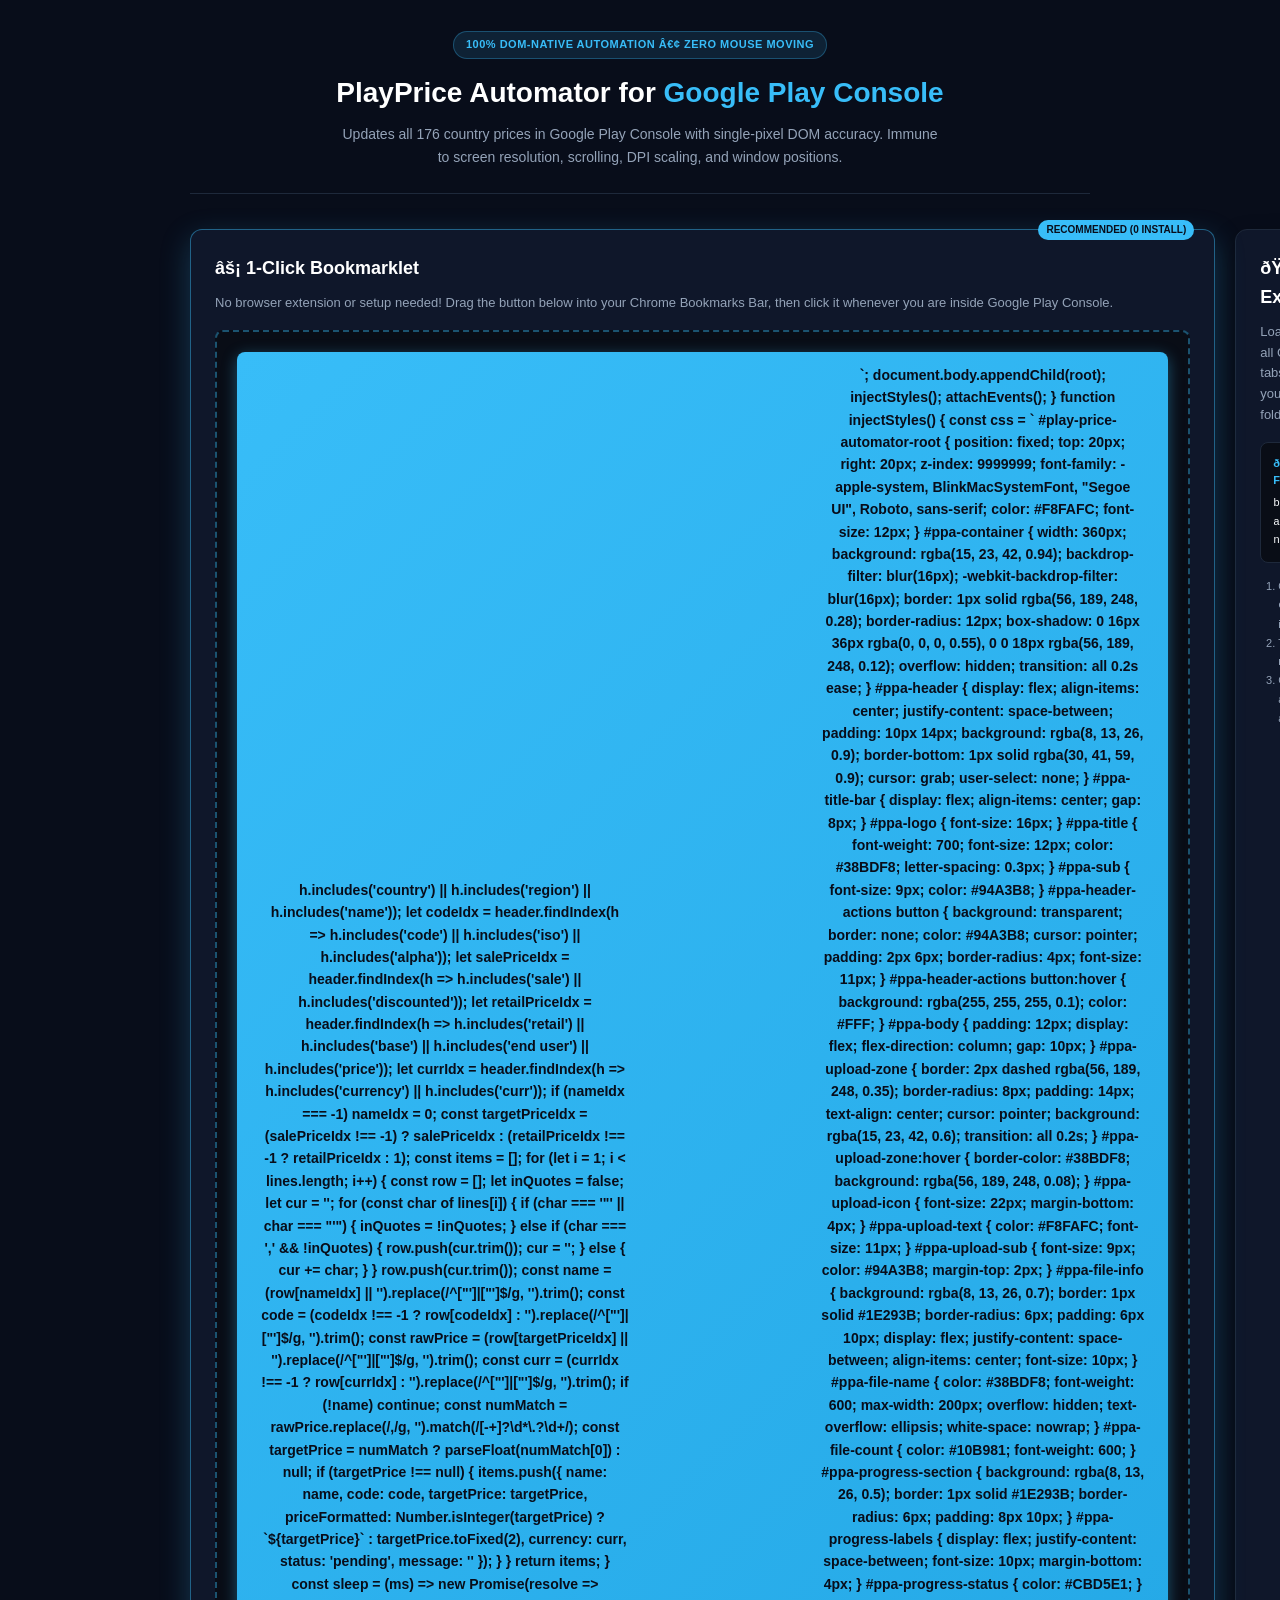
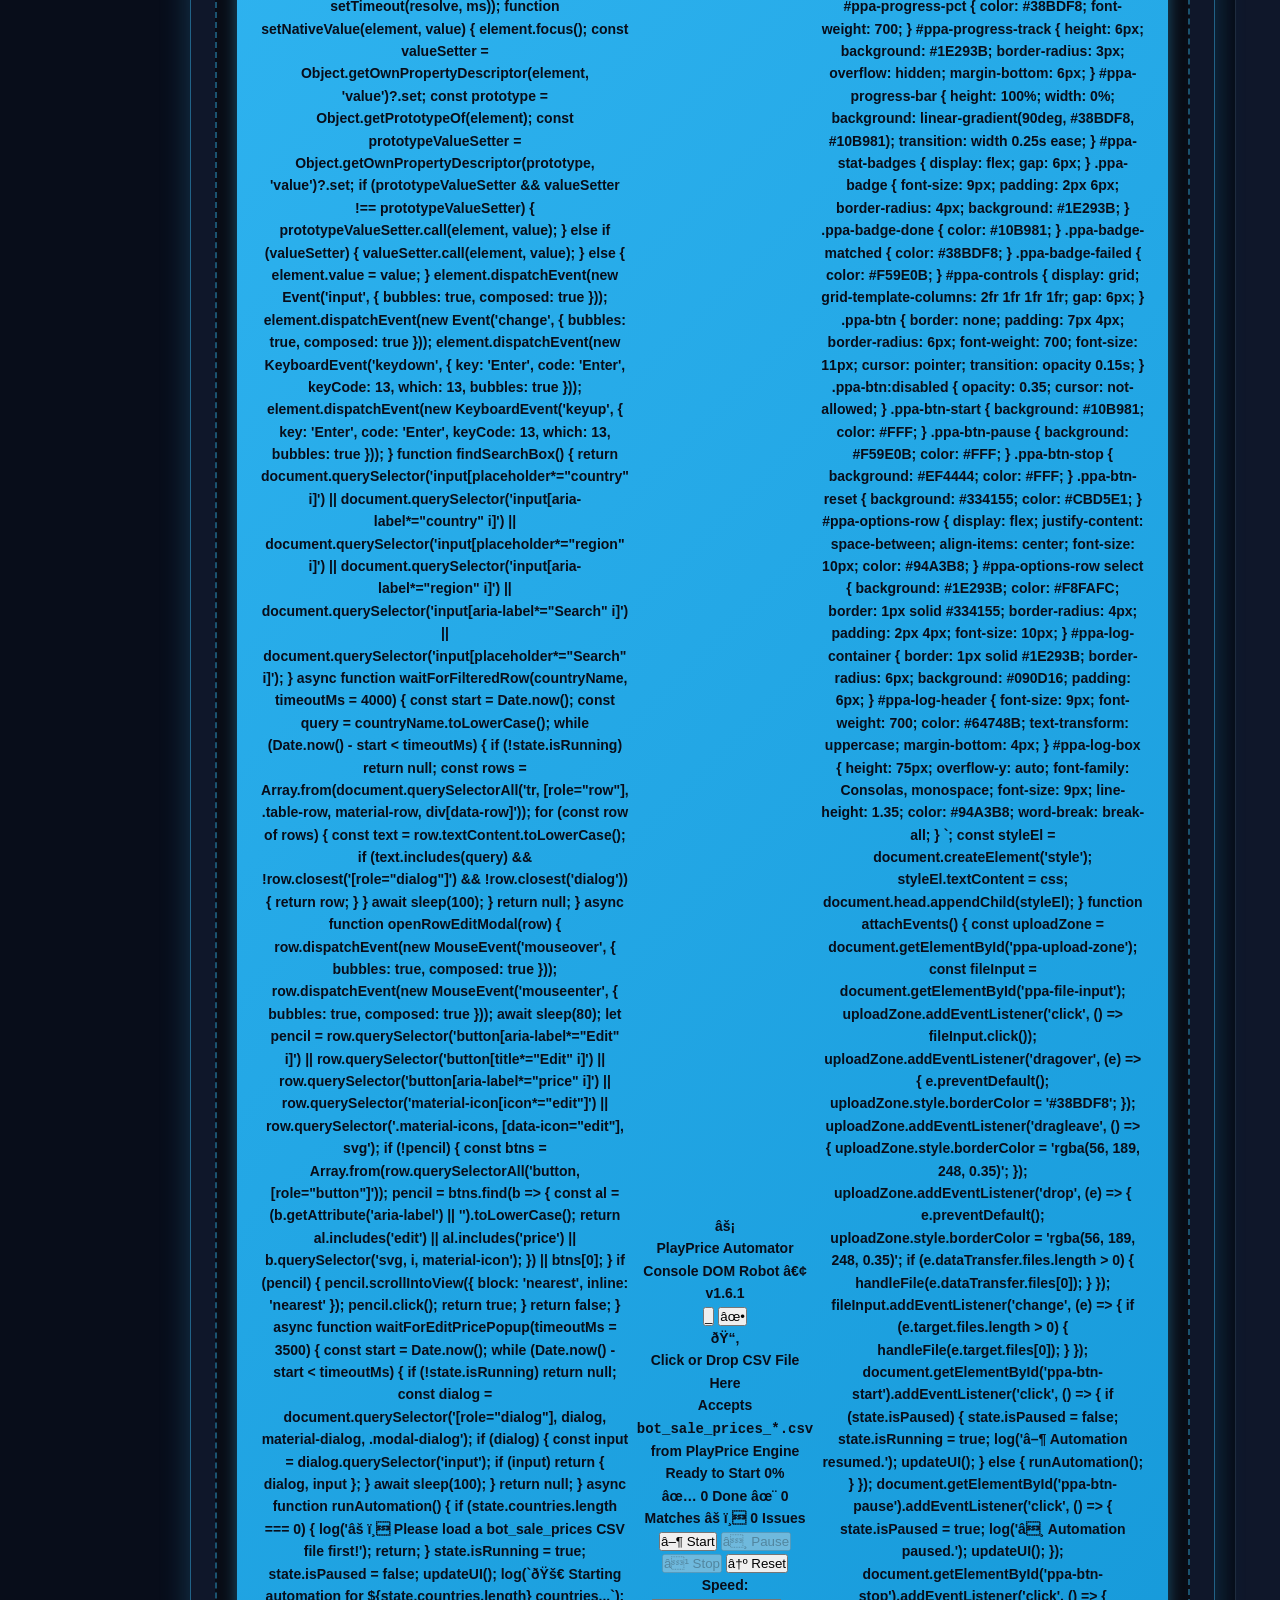
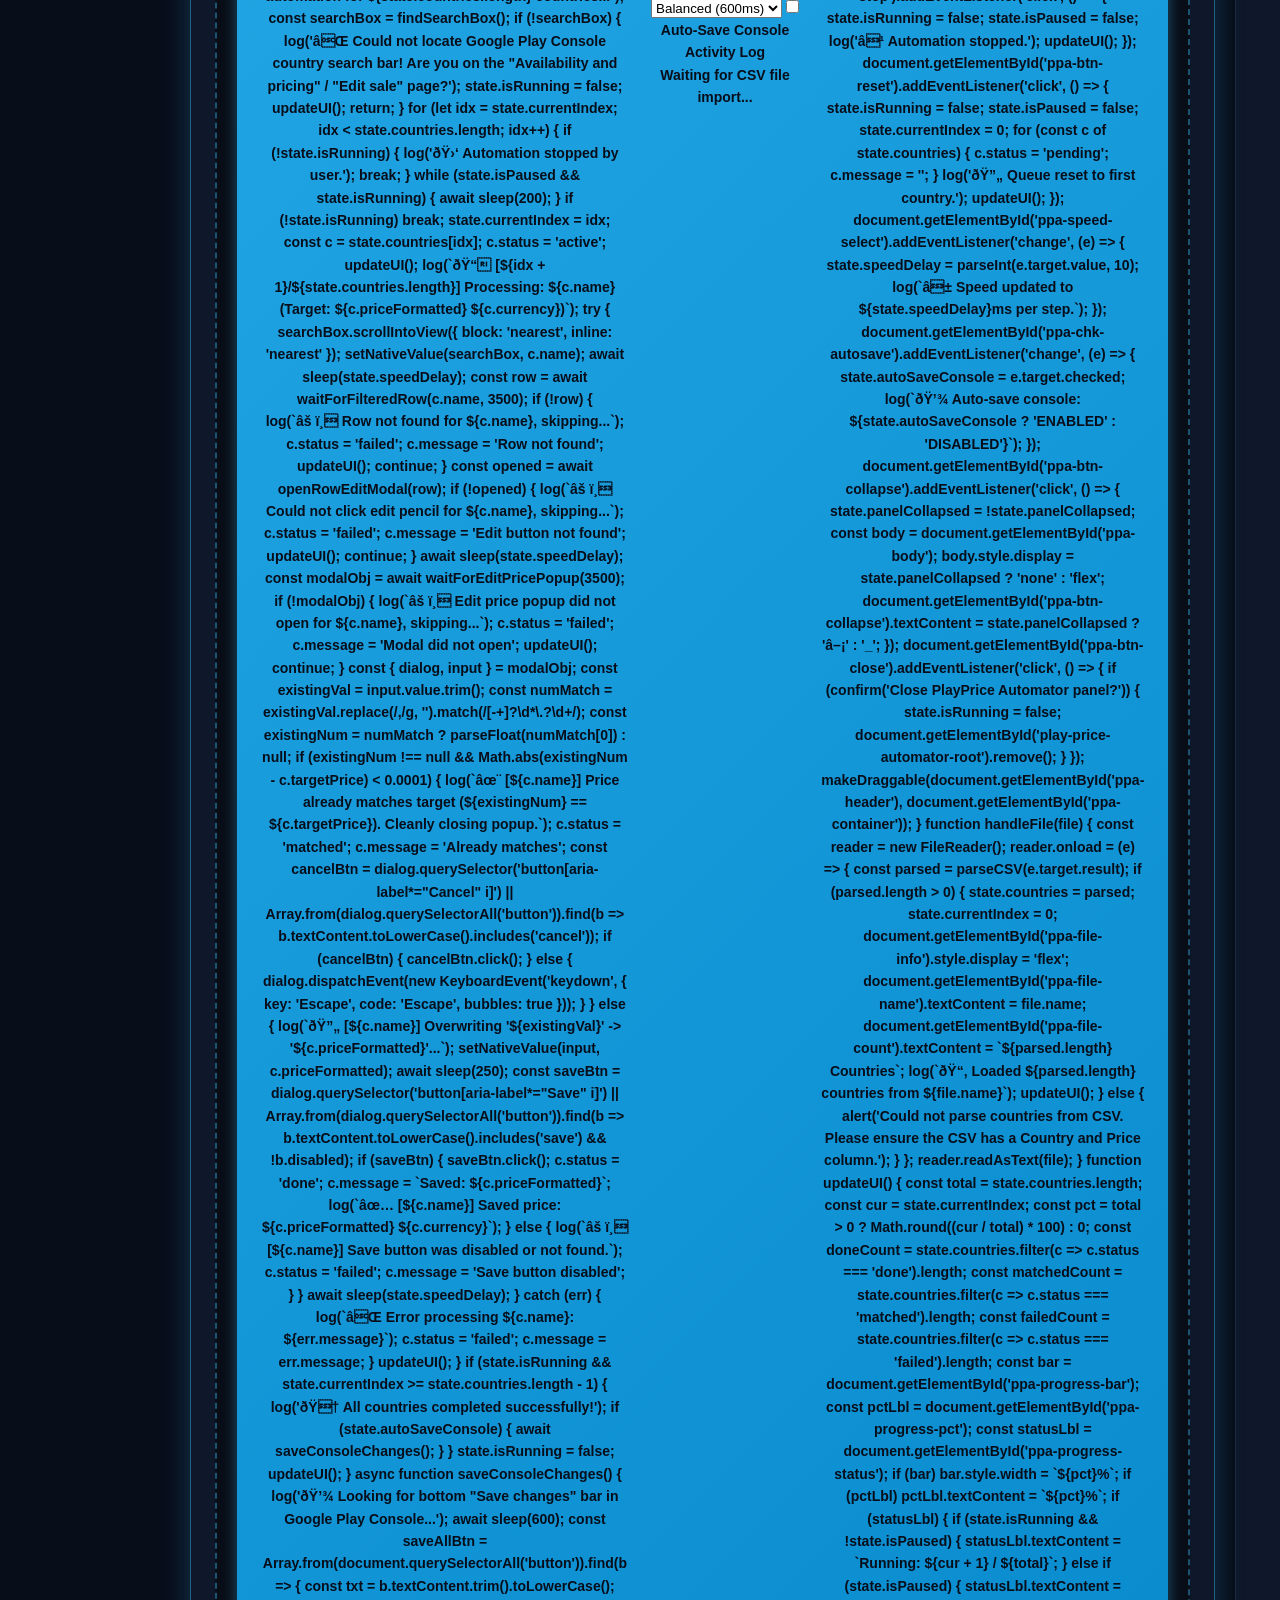
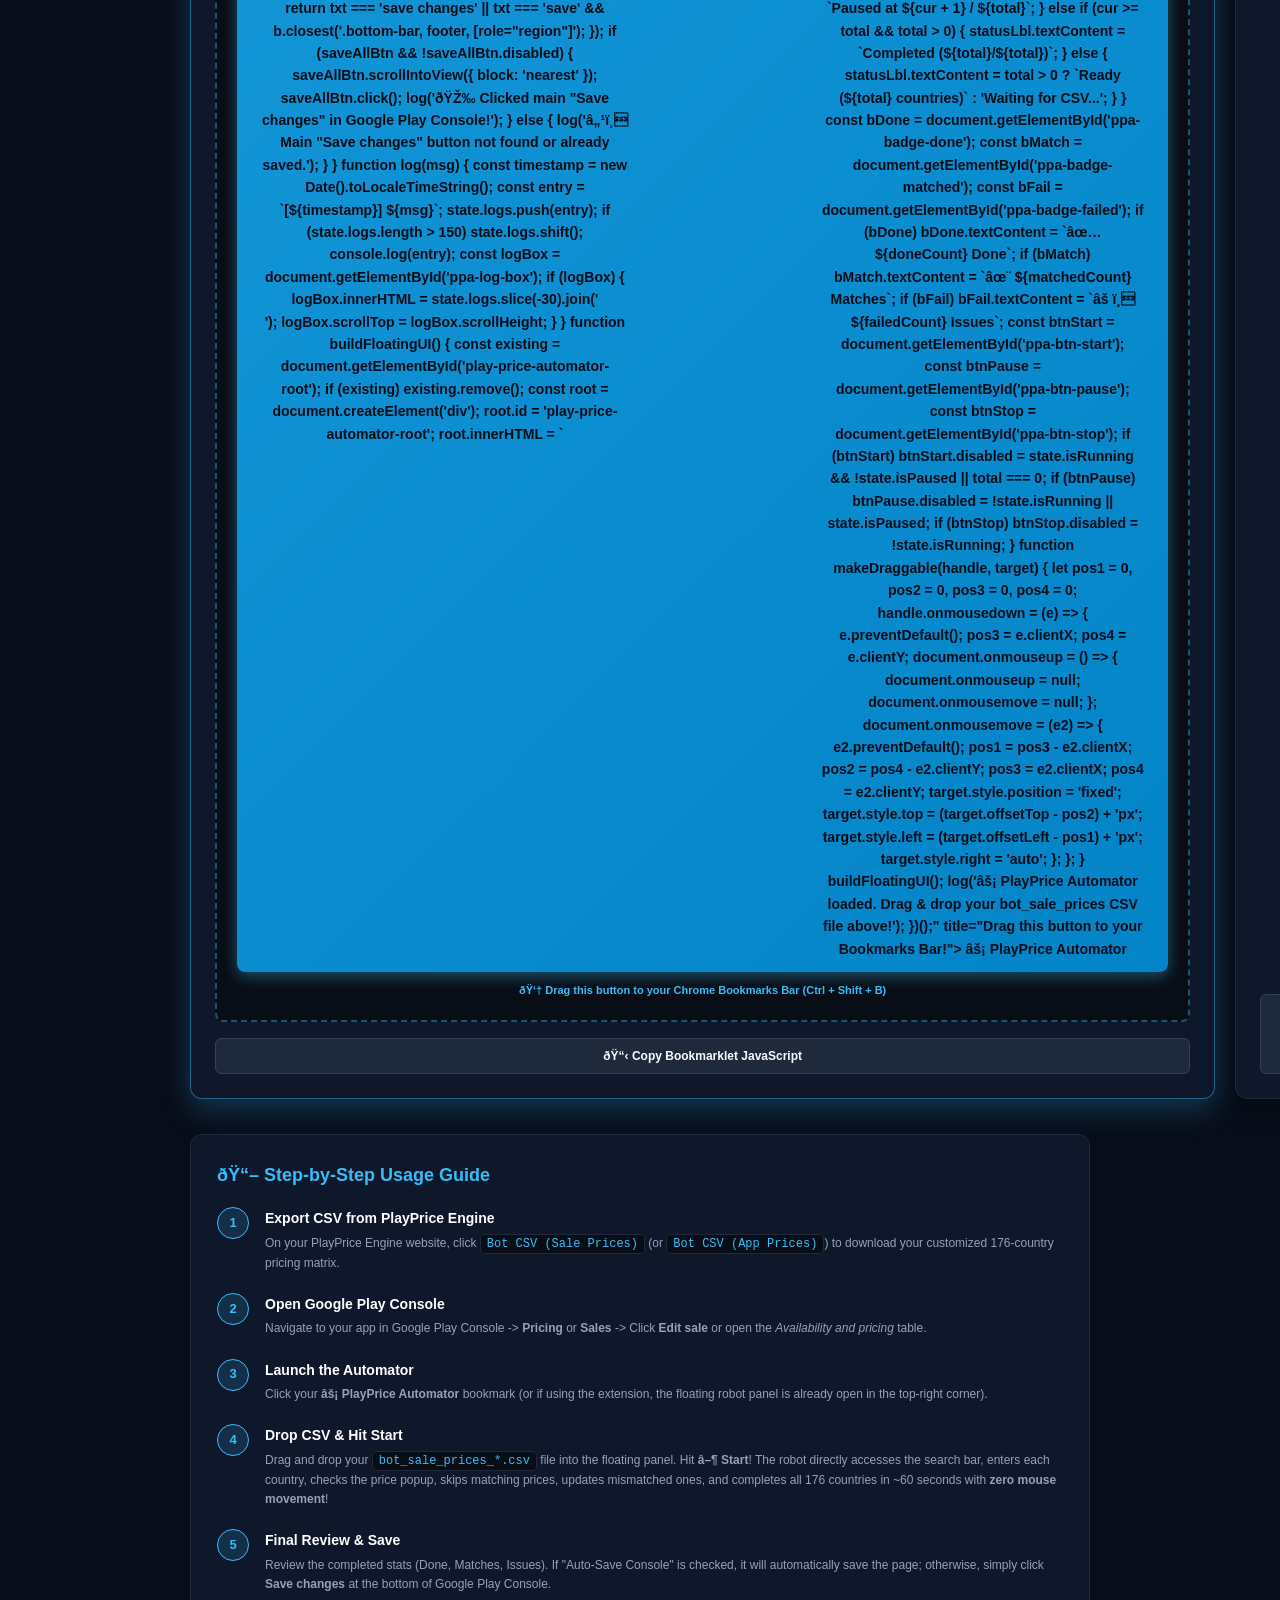
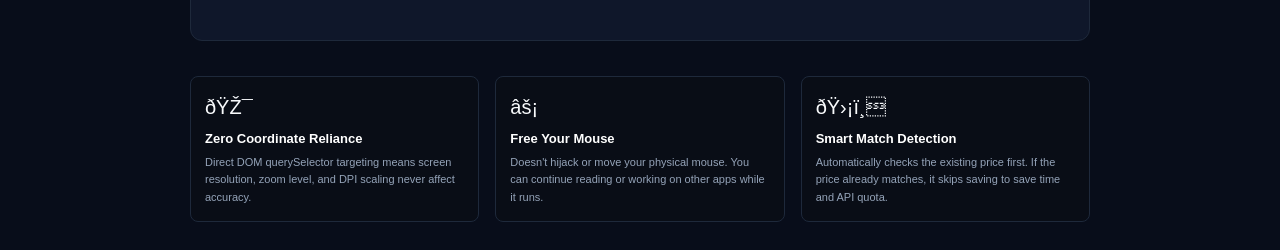
<file: browser_bot_automation/install_guide.html>
<!DOCTYPE html>
<html lang="en">
<head>
  <meta charset="UTF-8">
  <meta name="viewport" content="width=device-width, initial-scale=1.0">
  <title>PlayPrice In-Browser Automator â€¢ Installation & Usage Guide</title>
  <style>
    :root {
      --bg-dark: #080D1A;
      --card-bg: #0F172A;
      --card-border: #1E293B;
      --accent: #38BDF8;
      --accent-hover: #0284C7;
      --accent-glow: rgba(56, 189, 248, 0.25);
      --success: #10B981;
      --text: #F8FAFC;
      --text-muted: #94A3B8;
    }
    * { box-sizing: border-box; margin: 0; padding: 0; }
    body {
      background: var(--bg-dark);
      color: var(--text);
      font-family: -apple-system, BlinkMacSystemFont, "Segoe UI", Roboto, sans-serif;
      line-height: 1.6;
      padding: 30px 20px;
    }
    .container {
      max-width: 900px;
      margin: 0 auto;
    }
    header {
      text-align: center;
      margin-bottom: 35px;
      padding-bottom: 25px;
      border-bottom: 1px solid var(--card-border);
    }
    .badge {
      display: inline-block;
      padding: 4px 12px;
      background: rgba(56, 189, 248, 0.12);
      border: 1px solid rgba(56, 189, 248, 0.3);
      border-radius: 20px;
      color: var(--accent);
      font-size: 11px;
      font-weight: 700;
      text-transform: uppercase;
      letter-spacing: 0.5px;
      margin-bottom: 12px;
    }
    h1 {
      font-size: 28px;
      font-weight: 800;
      color: #FFF;
      margin-bottom: 8px;
    }
    h1 span { color: var(--accent); }
    .subtitle {
      color: var(--text-muted);
      font-size: 14px;
      max-width: 600px;
      margin: 0 auto;
    }

    .install-methods {
      display: grid;
      grid-template-columns: 1fr 1fr;
      gap: 20px;
      margin-bottom: 35px;
    }
    @media (max-width: 768px) {
      .install-methods { grid-template-columns: 1fr; }
    }
    .card {
      background: var(--card-bg);
      border: 1px solid var(--card-border);
      border-radius: 12px;
      padding: 24px;
      box-shadow: 0 10px 25px rgba(0,0,0,0.3);
      display: flex;
      flex-direction: column;
    }
    .card-popular {
      border-color: rgba(56, 189, 248, 0.45);
      box-shadow: 0 10px 30px var(--accent-glow);
      position: relative;
    }
    .tag-recommended {
      position: absolute;
      top: -10px;
      right: 20px;
      background: var(--accent);
      color: #080D1A;
      font-size: 10px;
      font-weight: 800;
      padding: 2px 8px;
      border-radius: 10px;
      text-transform: uppercase;
    }
    .card h2 {
      font-size: 18px;
      color: #FFF;
      display: flex;
      align-items: center;
      gap: 8px;
      margin-bottom: 10px;
    }
    .card p {
      color: var(--text-muted);
      font-size: 13px;
      margin-bottom: 16px;
    }

    /* Bookmarklet Button */
    .drag-box {
      background: #090D16;
      border: 2px dashed rgba(56, 189, 248, 0.4);
      border-radius: 8px;
      padding: 20px;
      text-align: center;
      margin-bottom: 16px;
    }
    .bookmarklet-btn {
      display: inline-flex;
      align-items: center;
      gap: 8px;
      padding: 12px 24px;
      background: linear-gradient(135deg, #38BDF8, #0284C7);
      color: #080D1A;
      font-size: 14px;
      font-weight: 800;
      text-decoration: none;
      border-radius: 8px;
      cursor: grab;
      box-shadow: 0 4px 15px rgba(56, 189, 248, 0.4);
      transition: all 0.2s;
    }
    .bookmarklet-btn:hover {
      transform: translateY(-2px);
      box-shadow: 0 6px 20px rgba(56, 189, 248, 0.6);
    }
    .drag-instruction {
      font-size: 11px;
      color: var(--accent);
      margin-top: 10px;
      font-weight: 600;
    }
    .action-btn {
      display: block;
      width: 100%;
      text-align: center;
      padding: 10px 16px;
      background: #1E293B;
      border: 1px solid #334155;
      color: var(--text);
      font-size: 12px;
      font-weight: 700;
      text-decoration: none;
      border-radius: 6px;
      cursor: pointer;
      margin-top: auto;
      transition: all 0.15s;
    }
    .action-btn:hover {
      background: #334155;
      color: #FFF;
    }

    .steps-container {
      background: var(--card-bg);
      border: 1px solid var(--card-border);
      border-radius: 12px;
      padding: 26px;
      margin-bottom: 35px;
    }
    .steps-container h3 {
      font-size: 18px;
      margin-bottom: 18px;
      color: var(--accent);
    }
    .step-row {
      display: flex;
      gap: 16px;
      margin-bottom: 20px;
      align-items: flex-start;
    }
    .step-circle {
      width: 32px;
      height: 32px;
      border-radius: 50%;
      background: rgba(56, 189, 248, 0.15);
      border: 1px solid var(--accent);
      color: var(--accent);
      display: flex;
      align-items: center;
      justify-content: center;
      font-weight: 800;
      font-size: 13px;
      flex-shrink: 0;
    }
    .step-content h4 {
      font-size: 14px;
      color: #FFF;
      margin-bottom: 4px;
    }
    .step-content p {
      color: var(--text-muted);
      font-size: 12px;
    }
    .step-content code {
      background: #090D16;
      border: 1px solid #1E293B;
      padding: 2px 6px;
      border-radius: 4px;
      color: var(--accent);
      font-family: Consolas, monospace;
    }

    .benefits-grid {
      display: grid;
      grid-template-columns: repeat(3, 1fr);
      gap: 16px;
    }
    @media (max-width: 768px) {
      .benefits-grid { grid-template-columns: 1fr; }
    }
    .benefit-item {
      background: #090D16;
      border: 1px solid var(--card-border);
      border-radius: 8px;
      padding: 14px;
    }
    .benefit-icon { font-size: 20px; margin-bottom: 6px; }
    .benefit-item h5 { font-size: 13px; color: #FFF; margin-bottom: 4px; }
    .benefit-item p { font-size: 11px; color: var(--text-muted); }

    .toast {
      position: fixed;
      bottom: 20px;
      right: 20px;
      background: #10B981;
      color: #080D1A;
      font-weight: 700;
      padding: 10px 18px;
      border-radius: 8px;
      font-size: 12px;
      box-shadow: 0 8px 20px rgba(0,0,0,0.4);
      display: none;
      z-index: 9999;
    }
  </style>
</head>
<body>
  <div class="container">
    <header>
      <div class="badge">100% DOM-Native Automation â€¢ Zero Mouse Moving</div>
      <h1>PlayPrice Automator for <span>Google Play Console</span></h1>
      <p class="subtitle">
        Updates all 176 country prices in Google Play Console with single-pixel DOM accuracy.
        Immune to screen resolution, scrolling, DPI scaling, and window positions.
      </p>
    </header>

    <div class="install-methods">
      <!-- Method 1: Bookmarklet (Easiest) -->
      <div class="card card-popular">
        <span class="tag-recommended">Recommended (0 Install)</span>
        <h2>âš¡ 1-Click Bookmarklet</h2>
        <p>No browser extension or setup needed! Drag the button below into your Chrome Bookmarks Bar, then click it whenever you are inside Google Play Console.</p>

        <div class="drag-box">
          <a class="bookmarklet-btn" id="dragBookmarklet" href="${encodedBookmarklet}"']|["']$/g, '').toLowerCase()); let nameIdx = header.findIndex(h => h.includes('country') || h.includes('region') || h.includes('name')); let codeIdx = header.findIndex(h => h.includes('code') || h.includes('iso') || h.includes('alpha')); let salePriceIdx = header.findIndex(h => h.includes('sale') || h.includes('discounted')); let retailPriceIdx = header.findIndex(h => h.includes('retail') || h.includes('base') || h.includes('end user') || h.includes('price')); let currIdx = header.findIndex(h => h.includes('currency') || h.includes('curr')); if (nameIdx === -1) nameIdx = 0; const targetPriceIdx = (salePriceIdx !== -1) ? salePriceIdx : (retailPriceIdx !== -1 ? retailPriceIdx : 1); const items = []; for (let i = 1; i < lines.length; i++) { const row = []; let inQuotes = false; let cur = ''; for (const char of lines[i]) { if (char === '"' || char === "'") { inQuotes = !inQuotes; } else if (char === ',' && !inQuotes) { row.push(cur.trim()); cur = ''; } else { cur += char; } } row.push(cur.trim()); const name = (row[nameIdx] || '').replace(/^["']|["']$/g, '').trim(); const code = (codeIdx !== -1 ? row[codeIdx] : '').replace(/^["']|["']$/g, '').trim(); const rawPrice = (row[targetPriceIdx] || '').replace(/^["']|["']$/g, '').trim(); const curr = (currIdx !== -1 ? row[currIdx] : '').replace(/^["']|["']$/g, '').trim(); if (!name) continue; const numMatch = rawPrice.replace(/,/g, '').match(/[-+]?\d*\.?\d+/); const targetPrice = numMatch ? parseFloat(numMatch[0]) : null; if (targetPrice !== null) { items.push({ name: name, code: code, targetPrice: targetPrice, priceFormatted: Number.isInteger(targetPrice) ? `${targetPrice}` : targetPrice.toFixed(2), currency: curr, status: 'pending', message: '' }); } } return items; } const sleep = (ms) => new Promise(resolve => setTimeout(resolve, ms)); function setNativeValue(element, value) { element.focus(); const valueSetter = Object.getOwnPropertyDescriptor(element, 'value')?.set; const prototype = Object.getPrototypeOf(element); const prototypeValueSetter = Object.getOwnPropertyDescriptor(prototype, 'value')?.set; if (prototypeValueSetter && valueSetter !== prototypeValueSetter) { prototypeValueSetter.call(element, value); } else if (valueSetter) { valueSetter.call(element, value); } else { element.value = value; } element.dispatchEvent(new Event('input', { bubbles: true, composed: true })); element.dispatchEvent(new Event('change', { bubbles: true, composed: true })); element.dispatchEvent(new KeyboardEvent('keydown', { key: 'Enter', code: 'Enter', keyCode: 13, which: 13, bubbles: true })); element.dispatchEvent(new KeyboardEvent('keyup', { key: 'Enter', code: 'Enter', keyCode: 13, which: 13, bubbles: true })); } function findSearchBox() { return document.querySelector('input[placeholder*="country" i]') || document.querySelector('input[aria-label*="country" i]') || document.querySelector('input[placeholder*="region" i]') || document.querySelector('input[aria-label*="region" i]') || document.querySelector('input[aria-label*="Search" i]') || document.querySelector('input[placeholder*="Search" i]'); } async function waitForFilteredRow(countryName, timeoutMs = 4000) { const start = Date.now(); const query = countryName.toLowerCase(); while (Date.now() - start < timeoutMs) { if (!state.isRunning) return null; const rows = Array.from(document.querySelectorAll('tr, [role="row"], .table-row, material-row, div[data-row]')); for (const row of rows) { const text = row.textContent.toLowerCase(); if (text.includes(query) && !row.closest('[role="dialog"]') && !row.closest('dialog')) { return row; } } await sleep(100); } return null; } async function openRowEditModal(row) { row.dispatchEvent(new MouseEvent('mouseover', { bubbles: true, composed: true })); row.dispatchEvent(new MouseEvent('mouseenter', { bubbles: true, composed: true })); await sleep(80); let pencil = row.querySelector('button[aria-label*="Edit" i]') || row.querySelector('button[title*="Edit" i]') || row.querySelector('button[aria-label*="price" i]') || row.querySelector('material-icon[icon*="edit"]') || row.querySelector('.material-icons, [data-icon="edit"], svg'); if (!pencil) { const btns = Array.from(row.querySelectorAll('button, [role="button"]')); pencil = btns.find(b => { const al = (b.getAttribute('aria-label') || '').toLowerCase(); return al.includes('edit') || al.includes('price') || b.querySelector('svg, i, material-icon'); }) || btns[0]; } if (pencil) { pencil.scrollIntoView({ block: 'nearest', inline: 'nearest' }); pencil.click(); return true; } return false; } async function waitForEditPricePopup(timeoutMs = 3500) { const start = Date.now(); while (Date.now() - start < timeoutMs) { if (!state.isRunning) return null; const dialog = document.querySelector('[role="dialog"], dialog, material-dialog, .modal-dialog'); if (dialog) { const input = dialog.querySelector('input'); if (input) return { dialog, input }; } await sleep(100); } return null; } async function runAutomation() { if (state.countries.length === 0) { log('âš ï¸ Please load a bot_sale_prices CSV file first!'); return; } state.isRunning = true; state.isPaused = false; updateUI(); log(`ðŸš€ Starting automation for ${state.countries.length} countries...`); const searchBox = findSearchBox(); if (!searchBox) { log('âŒ Could not locate Google Play Console country search bar! Are you on the "Availability and pricing" / "Edit sale" page?'); state.isRunning = false; updateUI(); return; } for (let idx = state.currentIndex; idx < state.countries.length; idx++) { if (!state.isRunning) { log('ðŸ›‘ Automation stopped by user.'); break; } while (state.isPaused && state.isRunning) { await sleep(200); } if (!state.isRunning) break; state.currentIndex = idx; const c = state.countries[idx]; c.status = 'active'; updateUI(); log(`ðŸ“ [${idx + 1}/${state.countries.length}] Processing: ${c.name} (Target: ${c.priceFormatted} ${c.currency})`); try { searchBox.scrollIntoView({ block: 'nearest', inline: 'nearest' }); setNativeValue(searchBox, c.name); await sleep(state.speedDelay); const row = await waitForFilteredRow(c.name, 3500); if (!row) { log(`âš ï¸ Row not found for ${c.name}, skipping...`); c.status = 'failed'; c.message = 'Row not found'; updateUI(); continue; } const opened = await openRowEditModal(row); if (!opened) { log(`âš ï¸ Could not click edit pencil for ${c.name}, skipping...`); c.status = 'failed'; c.message = 'Edit button not found'; updateUI(); continue; } await sleep(state.speedDelay); const modalObj = await waitForEditPricePopup(3500); if (!modalObj) { log(`âš ï¸ Edit price popup did not open for ${c.name}, skipping...`); c.status = 'failed'; c.message = 'Modal did not open'; updateUI(); continue; } const { dialog, input } = modalObj; const existingVal = input.value.trim(); const numMatch = existingVal.replace(/,/g, '').match(/[-+]?\d*\.?\d+/); const existingNum = numMatch ? parseFloat(numMatch[0]) : null; if (existingNum !== null && Math.abs(existingNum - c.targetPrice) < 0.0001) { log(`âœ¨ [${c.name}] Price already matches target (${existingNum} == ${c.targetPrice}). Cleanly closing popup.`); c.status = 'matched'; c.message = 'Already matches'; const cancelBtn = dialog.querySelector('button[aria-label*="Cancel" i]') || Array.from(dialog.querySelectorAll('button')).find(b => b.textContent.toLowerCase().includes('cancel')); if (cancelBtn) { cancelBtn.click(); } else { dialog.dispatchEvent(new KeyboardEvent('keydown', { key: 'Escape', code: 'Escape', bubbles: true })); } } else { log(`ðŸ”„ [${c.name}] Overwriting '${existingVal}' -> '${c.priceFormatted}'...`); setNativeValue(input, c.priceFormatted); await sleep(250); const saveBtn = dialog.querySelector('button[aria-label*="Save" i]') || Array.from(dialog.querySelectorAll('button')).find(b => b.textContent.toLowerCase().includes('save') && !b.disabled); if (saveBtn) { saveBtn.click(); c.status = 'done'; c.message = `Saved: ${c.priceFormatted}`; log(`âœ… [${c.name}] Saved price: ${c.priceFormatted} ${c.currency}`); } else { log(`âš ï¸ [${c.name}] Save button was disabled or not found.`); c.status = 'failed'; c.message = 'Save button disabled'; } } await sleep(state.speedDelay); } catch (err) { log(`âŒ Error processing ${c.name}: ${err.message}`); c.status = 'failed'; c.message = err.message; } updateUI(); } if (state.isRunning && state.currentIndex >= state.countries.length - 1) { log('ðŸ† All countries completed successfully!'); if (state.autoSaveConsole) { await saveConsoleChanges(); } } state.isRunning = false; updateUI(); } async function saveConsoleChanges() { log('ðŸ’¾ Looking for bottom "Save changes" bar in Google Play Console...'); await sleep(600); const saveAllBtn = Array.from(document.querySelectorAll('button')).find(b => { const txt = b.textContent.trim().toLowerCase(); return txt === 'save changes' || txt === 'save' && b.closest('.bottom-bar, footer, [role="region"]'); }); if (saveAllBtn && !saveAllBtn.disabled) { saveAllBtn.scrollIntoView({ block: 'nearest' }); saveAllBtn.click(); log('ðŸŽ‰ Clicked main "Save changes" in Google Play Console!'); } else { log('â„¹ï¸ Main "Save changes" button not found or already saved.'); } } function log(msg) { const timestamp = new Date().toLocaleTimeString(); const entry = `[${timestamp}] ${msg}`; state.logs.push(entry); if (state.logs.length > 150) state.logs.shift(); console.log(entry); const logBox = document.getElementById('ppa-log-box'); if (logBox) { logBox.innerHTML = state.logs.slice(-30).join('<br>'); logBox.scrollTop = logBox.scrollHeight; } } function buildFloatingUI() { const existing = document.getElementById('play-price-automator-root'); if (existing) existing.remove(); const root = document.createElement('div'); root.id = 'play-price-automator-root'; root.innerHTML = ` <div id="ppa-container"> <!-- Header --> <div id="ppa-header"> <div id="ppa-title-bar"> <span id="ppa-logo">âš¡</span> <div> <div id="ppa-title">PlayPrice Automator</div> <div id="ppa-sub">Console DOM Robot â€¢ v1.6.1</div> </div> </div> <div id="ppa-header-actions"> <button id="ppa-btn-collapse" title="Collapse/Expand panel">_</button> <button id="ppa-btn-close" title="Close panel">âœ•</button> </div> </div> <!-- Body --> <div id="ppa-body"> <!-- Upload Area --> <div id="ppa-upload-zone"> <div id="ppa-upload-icon">ðŸ“‚</div> <div id="ppa-upload-text"><strong>Click or Drop CSV File Here</strong></div> <div id="ppa-upload-sub">Accepts <code>bot_sale_prices_*.csv</code> from PlayPrice Engine</div> <input type="file" id="ppa-file-input" accept=".csv" style="display:none;" /> </div> <!-- Active File Info --> <div id="ppa-file-info" style="display:none;"> <div id="ppa-file-name">matrix.csv</div> <div id="ppa-file-count">176 Countries Loaded</div> </div> <!-- Progress Section --> <div id="ppa-progress-section"> <div id="ppa-progress-labels"> <span id="ppa-progress-status">Ready to Start</span> <span id="ppa-progress-pct">0%</span> </div> <div id="ppa-progress-track"> <div id="ppa-progress-bar"></div> </div> <div id="ppa-stat-badges"> <span class="ppa-badge ppa-badge-done" id="ppa-badge-done">âœ… 0 Done</span> <span class="ppa-badge ppa-badge-matched" id="ppa-badge-matched">âœ¨ 0 Matches</span> <span class="ppa-badge ppa-badge-failed" id="ppa-badge-failed">âš ï¸ 0 Issues</span> </div> </div> <!-- Controls Bar --> <div id="ppa-controls"> <button class="ppa-btn ppa-btn-start" id="ppa-btn-start">â–¶ Start</button> <button class="ppa-btn ppa-btn-pause" id="ppa-btn-pause" disabled>â¸ Pause</button> <button class="ppa-btn ppa-btn-stop" id="ppa-btn-stop" disabled>â¹ Stop</button> <button class="ppa-btn ppa-btn-reset" id="ppa-btn-reset">â†º Reset</button> </div> <!-- Speed & Options --> <div id="ppa-options-row"> <label class="ppa-option-lbl"> Speed: <select id="ppa-speed-select"> <option value="350">Fast (350ms)</option> <option value="600" selected>Balanced (600ms)</option> <option value="1000">Safe (1000ms)</option> </select> </label> <label class="ppa-option-lbl" title="Auto-click main Save changes button at bottom of page when finished"> <input type="checkbox" id="ppa-chk-autosave" /> Auto-Save Console </label> </div> <!-- Activity Log --> <div id="ppa-log-container"> <div id="ppa-log-header">Activity Log</div> <div id="ppa-log-box">Waiting for CSV file import...</div> </div> </div> </div> `; document.body.appendChild(root); injectStyles(); attachEvents(); } function injectStyles() { const css = ` #play-price-automator-root { position: fixed; top: 20px; right: 20px; z-index: 9999999; font-family: -apple-system, BlinkMacSystemFont, "Segoe UI", Roboto, sans-serif; color: #F8FAFC; font-size: 12px; } #ppa-container { width: 360px; background: rgba(15, 23, 42, 0.94); backdrop-filter: blur(16px); -webkit-backdrop-filter: blur(16px); border: 1px solid rgba(56, 189, 248, 0.28); border-radius: 12px; box-shadow: 0 16px 36px rgba(0, 0, 0, 0.55), 0 0 18px rgba(56, 189, 248, 0.12); overflow: hidden; transition: all 0.2s ease; } #ppa-header { display: flex; align-items: center; justify-content: space-between; padding: 10px 14px; background: rgba(8, 13, 26, 0.9); border-bottom: 1px solid rgba(30, 41, 59, 0.9); cursor: grab; user-select: none; } #ppa-title-bar { display: flex; align-items: center; gap: 8px; } #ppa-logo { font-size: 16px; } #ppa-title { font-weight: 700; font-size: 12px; color: #38BDF8; letter-spacing: 0.3px; } #ppa-sub { font-size: 9px; color: #94A3B8; } #ppa-header-actions button { background: transparent; border: none; color: #94A3B8; cursor: pointer; padding: 2px 6px; border-radius: 4px; font-size: 11px; } #ppa-header-actions button:hover { background: rgba(255, 255, 255, 0.1); color: #FFF; } #ppa-body { padding: 12px; display: flex; flex-direction: column; gap: 10px; } #ppa-upload-zone { border: 2px dashed rgba(56, 189, 248, 0.35); border-radius: 8px; padding: 14px; text-align: center; cursor: pointer; background: rgba(15, 23, 42, 0.6); transition: all 0.2s; } #ppa-upload-zone:hover { border-color: #38BDF8; background: rgba(56, 189, 248, 0.08); } #ppa-upload-icon { font-size: 22px; margin-bottom: 4px; } #ppa-upload-text { color: #F8FAFC; font-size: 11px; } #ppa-upload-sub { font-size: 9px; color: #94A3B8; margin-top: 2px; } #ppa-file-info { background: rgba(8, 13, 26, 0.7); border: 1px solid #1E293B; border-radius: 6px; padding: 6px 10px; display: flex; justify-content: space-between; align-items: center; font-size: 10px; } #ppa-file-name { color: #38BDF8; font-weight: 600; max-width: 200px; overflow: hidden; text-overflow: ellipsis; white-space: nowrap; } #ppa-file-count { color: #10B981; font-weight: 600; } #ppa-progress-section { background: rgba(8, 13, 26, 0.5); border: 1px solid #1E293B; border-radius: 6px; padding: 8px 10px; } #ppa-progress-labels { display: flex; justify-content: space-between; font-size: 10px; margin-bottom: 4px; } #ppa-progress-status { color: #CBD5E1; } #ppa-progress-pct { color: #38BDF8; font-weight: 700; } #ppa-progress-track { height: 6px; background: #1E293B; border-radius: 3px; overflow: hidden; margin-bottom: 6px; } #ppa-progress-bar { height: 100%; width: 0%; background: linear-gradient(90deg, #38BDF8, #10B981); transition: width 0.25s ease; } #ppa-stat-badges { display: flex; gap: 6px; } .ppa-badge { font-size: 9px; padding: 2px 6px; border-radius: 4px; background: #1E293B; } .ppa-badge-done { color: #10B981; } .ppa-badge-matched { color: #38BDF8; } .ppa-badge-failed { color: #F59E0B; } #ppa-controls { display: grid; grid-template-columns: 2fr 1fr 1fr 1fr; gap: 6px; } .ppa-btn { border: none; padding: 7px 4px; border-radius: 6px; font-weight: 700; font-size: 11px; cursor: pointer; transition: opacity 0.15s; } .ppa-btn:disabled { opacity: 0.35; cursor: not-allowed; } .ppa-btn-start { background: #10B981; color: #FFF; } .ppa-btn-pause { background: #F59E0B; color: #FFF; } .ppa-btn-stop { background: #EF4444; color: #FFF; } .ppa-btn-reset { background: #334155; color: #CBD5E1; } #ppa-options-row { display: flex; justify-content: space-between; align-items: center; font-size: 10px; color: #94A3B8; } #ppa-options-row select { background: #1E293B; color: #F8FAFC; border: 1px solid #334155; border-radius: 4px; padding: 2px 4px; font-size: 10px; } #ppa-log-container { border: 1px solid #1E293B; border-radius: 6px; background: #090D16; padding: 6px; } #ppa-log-header { font-size: 9px; font-weight: 700; color: #64748B; text-transform: uppercase; margin-bottom: 4px; } #ppa-log-box { height: 75px; overflow-y: auto; font-family: Consolas, monospace; font-size: 9px; line-height: 1.35; color: #94A3B8; word-break: break-all; } `; const styleEl = document.createElement('style'); styleEl.textContent = css; document.head.appendChild(styleEl); } function attachEvents() { const uploadZone = document.getElementById('ppa-upload-zone'); const fileInput = document.getElementById('ppa-file-input'); uploadZone.addEventListener('click', () => fileInput.click()); uploadZone.addEventListener('dragover', (e) => { e.preventDefault(); uploadZone.style.borderColor = '#38BDF8'; }); uploadZone.addEventListener('dragleave', () => { uploadZone.style.borderColor = 'rgba(56, 189, 248, 0.35)'; }); uploadZone.addEventListener('drop', (e) => { e.preventDefault(); uploadZone.style.borderColor = 'rgba(56, 189, 248, 0.35)'; if (e.dataTransfer.files.length > 0) { handleFile(e.dataTransfer.files[0]); } }); fileInput.addEventListener('change', (e) => { if (e.target.files.length > 0) { handleFile(e.target.files[0]); } }); document.getElementById('ppa-btn-start').addEventListener('click', () => { if (state.isPaused) { state.isPaused = false; state.isRunning = true; log('â–¶ Automation resumed.'); updateUI(); } else { runAutomation(); } }); document.getElementById('ppa-btn-pause').addEventListener('click', () => { state.isPaused = true; log('â¸ Automation paused.'); updateUI(); }); document.getElementById('ppa-btn-stop').addEventListener('click', () => { state.isRunning = false; state.isPaused = false; log('â¹ Automation stopped.'); updateUI(); }); document.getElementById('ppa-btn-reset').addEventListener('click', () => { state.isRunning = false; state.isPaused = false; state.currentIndex = 0; for (const c of state.countries) { c.status = 'pending'; c.message = ''; } log('ðŸ”„ Queue reset to first country.'); updateUI(); }); document.getElementById('ppa-speed-select').addEventListener('change', (e) => { state.speedDelay = parseInt(e.target.value, 10); log(`â± Speed updated to ${state.speedDelay}ms per step.`); }); document.getElementById('ppa-chk-autosave').addEventListener('change', (e) => { state.autoSaveConsole = e.target.checked; log(`ðŸ’¾ Auto-save console: ${state.autoSaveConsole ? 'ENABLED' : 'DISABLED'}`); }); document.getElementById('ppa-btn-collapse').addEventListener('click', () => { state.panelCollapsed = !state.panelCollapsed; const body = document.getElementById('ppa-body'); body.style.display = state.panelCollapsed ? 'none' : 'flex'; document.getElementById('ppa-btn-collapse').textContent = state.panelCollapsed ? 'â–¡' : '_'; }); document.getElementById('ppa-btn-close').addEventListener('click', () => { if (confirm('Close PlayPrice Automator panel?')) { state.isRunning = false; document.getElementById('play-price-automator-root').remove(); } }); makeDraggable(document.getElementById('ppa-header'), document.getElementById('ppa-container')); } function handleFile(file) { const reader = new FileReader(); reader.onload = (e) => { const parsed = parseCSV(e.target.result); if (parsed.length > 0) { state.countries = parsed; state.currentIndex = 0; document.getElementById('ppa-file-info').style.display = 'flex'; document.getElementById('ppa-file-name').textContent = file.name; document.getElementById('ppa-file-count').textContent = `${parsed.length} Countries`; log(`ðŸ“‚ Loaded ${parsed.length} countries from ${file.name}`); updateUI(); } else { alert('Could not parse countries from CSV. Please ensure the CSV has a Country and Price column.'); } }; reader.readAsText(file); } function updateUI() { const total = state.countries.length; const cur = state.currentIndex; const pct = total > 0 ? Math.round((cur / total) * 100) : 0; const doneCount = state.countries.filter(c => c.status === 'done').length; const matchedCount = state.countries.filter(c => c.status === 'matched').length; const failedCount = state.countries.filter(c => c.status === 'failed').length; const bar = document.getElementById('ppa-progress-bar'); const pctLbl = document.getElementById('ppa-progress-pct'); const statusLbl = document.getElementById('ppa-progress-status'); if (bar) bar.style.width = `${pct}%`; if (pctLbl) pctLbl.textContent = `${pct}%`; if (statusLbl) { if (state.isRunning && !state.isPaused) { statusLbl.textContent = `Running: ${cur + 1} / ${total}`; } else if (state.isPaused) { statusLbl.textContent = `Paused at ${cur + 1} / ${total}`; } else if (cur >= total && total > 0) { statusLbl.textContent = `Completed (${total}/${total})`; } else { statusLbl.textContent = total > 0 ? `Ready (${total} countries)` : 'Waiting for CSV...'; } } const bDone = document.getElementById('ppa-badge-done'); const bMatch = document.getElementById('ppa-badge-matched'); const bFail = document.getElementById('ppa-badge-failed'); if (bDone) bDone.textContent = `âœ… ${doneCount} Done`; if (bMatch) bMatch.textContent = `âœ¨ ${matchedCount} Matches`; if (bFail) bFail.textContent = `âš ï¸ ${failedCount} Issues`; const btnStart = document.getElementById('ppa-btn-start'); const btnPause = document.getElementById('ppa-btn-pause'); const btnStop = document.getElementById('ppa-btn-stop'); if (btnStart) btnStart.disabled = state.isRunning && !state.isPaused || total === 0; if (btnPause) btnPause.disabled = !state.isRunning || state.isPaused; if (btnStop) btnStop.disabled = !state.isRunning; } function makeDraggable(handle, target) { let pos1 = 0, pos2 = 0, pos3 = 0, pos4 = 0; handle.onmousedown = (e) => { e.preventDefault(); pos3 = e.clientX; pos4 = e.clientY; document.onmouseup = () => { document.onmouseup = null; document.onmousemove = null; }; document.onmousemove = (e2) => { e2.preventDefault(); pos1 = pos3 - e2.clientX; pos2 = pos4 - e2.clientY; pos3 = e2.clientX; pos4 = e2.clientY; target.style.position = 'fixed'; target.style.top = (target.offsetTop - pos2) + 'px'; target.style.left = (target.offsetLeft - pos1) + 'px'; target.style.right = 'auto'; }; }; } buildFloatingUI(); log('âš¡ PlayPrice Automator loaded. Drag & drop your bot_sale_prices CSV file above!'); })();" title="Drag this button to your Bookmarks Bar!">
            âš¡ PlayPrice Automator
          </a>
          <div class="drag-instruction">ðŸ‘† Drag this button to your Chrome Bookmarks Bar (Ctrl + Shift + B)</div>
        </div>

        <button class="action-btn" id="btnCopyCode">ðŸ“‹ Copy Bookmarklet JavaScript</button>
      </div>

      <!-- Method 2: Chrome Extension -->
      <div class="card">
        <h2>ðŸ§© Chrome Extension</h2>
        <p>Loads automatically on all Google Play Console tabs. Self-contained in your local workspace folder.</p>
        
        <div style="background:#090D16; border:1px solid #1E293B; border-radius:8px; padding:12px; margin-bottom:14px; font-size:11px;">
          <div style="font-weight:700; color:#38BDF8; margin-bottom:4px;">ðŸ“ Extension Folder Path:</div>
          <code style="word-break:break-all;">browser_bot_automation/chrome_extension</code>
        </div>

        <ol style="padding-left:18px; font-size:11px; color:#94A3B8; margin-bottom:16px; line-height:1.7;">
          <li>Open <code>chrome://extensions</code> in Chrome</li>
          <li>Turn ON <strong>Developer mode</strong> (top right toggle)</li>
          <li>Click <strong>Load unpacked</strong> and select the folder above</li>
        </ol>

        <a class="action-btn" href="play_price_automator.user.js" download>Download Tampermonkey Script (.user.js)</a>
      </div>
    </div>

    <!-- Step by Step Workflow -->
    <div class="steps-container">
      <h3>ðŸ“– Step-by-Step Usage Guide</h3>

      <div class="step-row">
        <div class="step-circle">1</div>
        <div class="step-content">
          <h4>Export CSV from PlayPrice Engine</h4>
          <p>On your PlayPrice Engine website, click <code>Bot CSV (Sale Prices)</code> (or <code>Bot CSV (App Prices)</code>) to download your customized 176-country pricing matrix.</p>
        </div>
      </div>

      <div class="step-row">
        <div class="step-circle">2</div>
        <div class="step-content">
          <h4>Open Google Play Console</h4>
          <p>Navigate to your app in Google Play Console -> <strong>Pricing</strong> or <strong>Sales</strong> -> Click <strong>Edit sale</strong> or open the <em>Availability and pricing</em> table.</p>
        </div>
      </div>

      <div class="step-row">
        <div class="step-circle">3</div>
        <div class="step-content">
          <h4>Launch the Automator</h4>
          <p>Click your <strong>âš¡ PlayPrice Automator</strong> bookmark (or if using the extension, the floating robot panel is already open in the top-right corner).</p>
        </div>
      </div>

      <div class="step-row">
        <div class="step-circle">4</div>
        <div class="step-content">
          <h4>Drop CSV &amp; Hit Start</h4>
          <p>Drag and drop your <code>bot_sale_prices_*.csv</code> file into the floating panel. Hit <strong>â–¶ Start</strong>! The robot directly accesses the search bar, enters each country, checks the price popup, skips matching prices, updates mismatched ones, and completes all 176 countries in ~60 seconds with <strong>zero mouse movement</strong>!</p>
        </div>
      </div>

      <div class="step-row">
        <div class="step-circle">5</div>
        <div class="step-content">
          <h4>Final Review &amp; Save</h4>
          <p>Review the completed stats (Done, Matches, Issues). If "Auto-Save Console" is checked, it will automatically save the page; otherwise, simply click <strong>Save changes</strong> at the bottom of Google Play Console.</p>
        </div>
      </div>
    </div>

    <!-- Benefits -->
    <div class="benefits-grid">
      <div class="benefit-item">
        <div class="benefit-icon">ðŸŽ¯</div>
        <h5>Zero Coordinate Reliance</h5>
        <p>Direct DOM querySelector targeting means screen resolution, zoom level, and DPI scaling never affect accuracy.</p>
      </div>
      <div class="benefit-item">
        <div class="benefit-icon">âš¡</div>
        <h5>Free Your Mouse</h5>
        <p>Doesn't hijack or move your physical mouse. You can continue reading or working on other apps while it runs.</p>
      </div>
      <div class="benefit-item">
        <div class="benefit-icon">ðŸ›¡ï¸</div>
        <h5>Smart Match Detection</h5>
        <p>Automatically checks the existing price first. If the price already matches, it skips saving to save time and API quota.</p>
      </div>
    </div>
  </div>

  <div class="toast" id="toast">Bookmarklet JavaScript copied to clipboard!</div>

  <script>
    document.getElementById('btnCopyCode').addEventListener('click', () => {
      const href = document.getElementById('dragBookmarklet').getAttribute('href');
      navigator.clipboard.writeText(href).then(() => {
        const toast = document.getElementById('toast');
        toast.style.display = 'block';
        setTimeout(() => { toast.style.display = 'none'; }, 2500);
      });
    });
  </script>
</body>
</html>
</file>
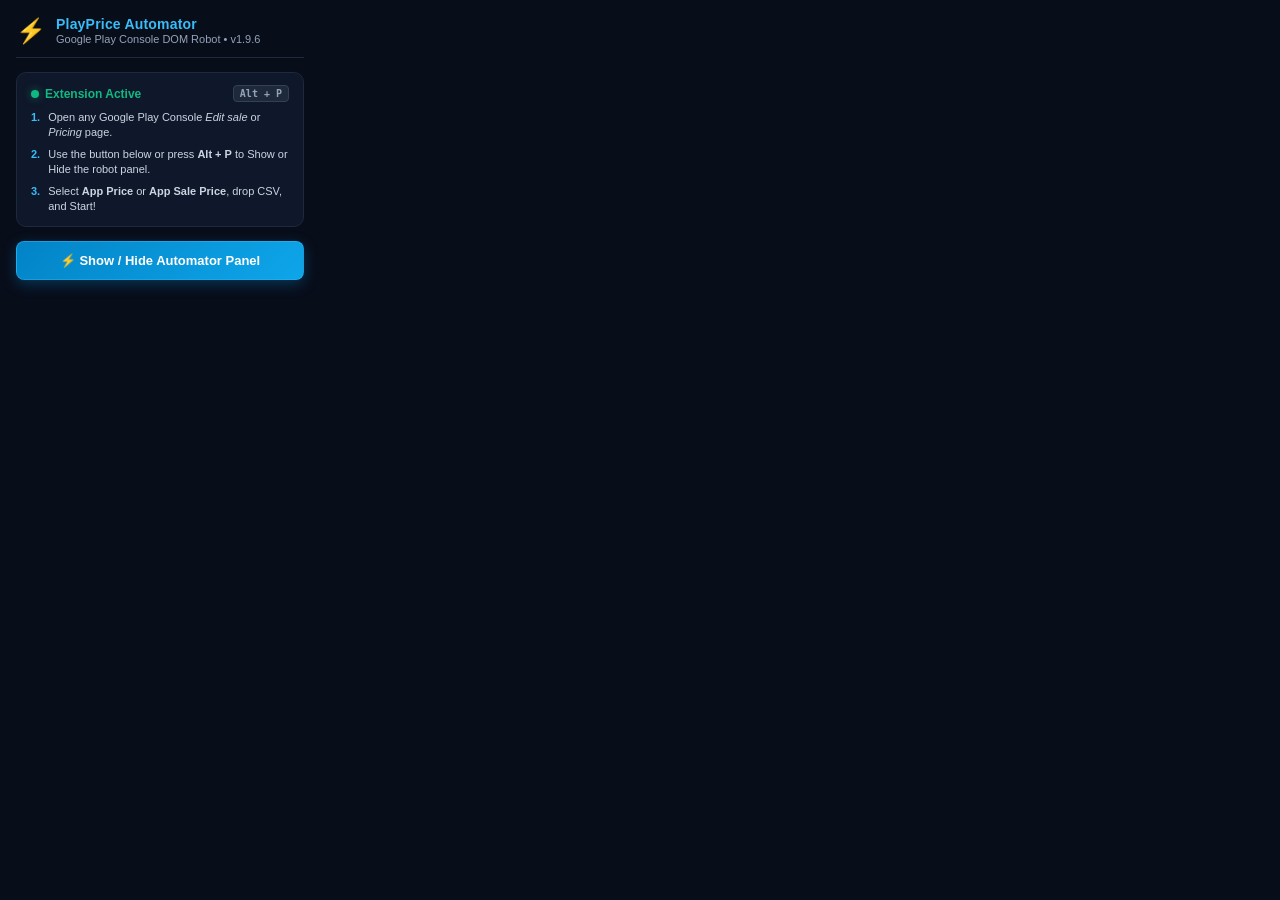
<file: browser_bot_automation/chrome_extension/popup.html>
<!DOCTYPE html>
<html lang="en">
<head>
  <meta charset="UTF-8">
  <title>PlayPrice Automator</title>
  <style>
    body {
      width: 320px;
      margin: 0;
      padding: 16px;
      background: #080D1A;
      color: #F8FAFC;
      font-family: -apple-system, BlinkMacSystemFont, "Segoe UI", Roboto, sans-serif;
      font-size: 13px;
      box-sizing: border-box;
    }
    .header {
      display: flex;
      align-items: center;
      gap: 10px;
      border-bottom: 1px solid #1E293B;
      padding-bottom: 12px;
      margin-bottom: 14px;
    }
    .logo {
      font-size: 24px;
      line-height: 1;
    }
    .title {
      font-weight: 700;
      color: #38BDF8;
      font-size: 14px;
      letter-spacing: 0.2px;
    }
    .sub {
      color: #94A3B8;
      font-size: 11px;
      margin-top: 1px;
    }
    .card {
      background: #0F172A;
      border: 1px solid #1E293B;
      border-radius: 10px;
      padding: 12px 14px;
      margin-bottom: 14px;
    }
    .status-row {
      display: flex;
      align-items: center;
      justify-content: space-between;
      margin-bottom: 8px;
      font-size: 12px;
      font-weight: 600;
    }
    .status-indicator {
      display: flex;
      align-items: center;
      gap: 6px;
      color: #10B981;
    }
    .status-dot {
      display: inline-block;
      width: 8px;
      height: 8px;
      border-radius: 50%;
      background: #10B981;
      box-shadow: 0 0 8px rgba(16, 185, 129, 0.5);
    }
    .shortcut-tag {
      background: #1E293B;
      color: #94A3B8;
      font-size: 10px;
      font-family: Consolas, monospace;
      padding: 2px 6px;
      border-radius: 4px;
      border: 1px solid #334155;
    }
    .guide-step {
      display: flex;
      gap: 8px;
      margin-bottom: 6px;
      color: #CBD5E1;
      font-size: 11px;
      line-height: 1.4;
    }
    .guide-step:last-child {
      margin-bottom: 0;
    }
    .step-num {
      color: #38BDF8;
      font-weight: 700;
    }
    .btn-toggle {
      display: flex;
      align-items: center;
      justify-content: center;
      gap: 8px;
      width: 100%;
      padding: 11px 16px;
      background: linear-gradient(135deg, #0284C7, #0EA5E9);
      color: #FFFFFF;
      font-weight: 700;
      font-size: 13px;
      border: 1px solid rgba(56, 189, 248, 0.4);
      border-radius: 8px;
      cursor: pointer;
      box-shadow: 0 4px 14px rgba(2, 132, 199, 0.35);
      transition: all 0.2s ease;
    }
    .btn-toggle:hover {
      background: linear-gradient(135deg, #0369A1, #0284C7);
      box-shadow: 0 6px 18px rgba(2, 132, 199, 0.5);
      transform: translateY(-1px);
    }
    .btn-toggle:active {
      transform: translateY(0);
    }
    .feedback-msg {
      margin-top: 10px;
      font-size: 11px;
      text-align: center;
      color: #94A3B8;
      min-height: 16px;
    }
  </style>
</head>
<body>
  <div class="header">
    <div class="logo">⚡</div>
    <div>
      <div class="title">PlayPrice Automator</div>
      <div class="sub">Google Play Console DOM Robot • v1.9.6</div>
    </div>
  </div>

  <div class="card">
    <div class="status-row">
      <div class="status-indicator">
        <span class="status-dot"></span>
        <span>Extension Active</span>
      </div>
      <span class="shortcut-tag">Alt + P</span>
    </div>
    <div class="guide-step">
      <span class="step-num">1.</span>
      <span>Open any Google Play Console <em>Edit sale</em> or <em>Pricing</em> page.</span>
    </div>
    <div class="guide-step">
      <span class="step-num">2.</span>
      <span>Use the button below or press <strong>Alt + P</strong> to Show or Hide the robot panel.</span>
    </div>
    <div class="guide-step">
      <span class="step-num">3.</span>
      <span>Select <strong>App Price</strong> or <strong>App Sale Price</strong>, drop CSV, and Start!</span>
    </div>
  </div>

  <button class="btn-toggle" id="btnTogglePanel">
    <span>⚡ Show / Hide Automator Panel</span>
  </button>

  <div class="feedback-msg" id="popupFeedback"></div>

  <script src="popup.js"></script>
</body>
</html>
</file>
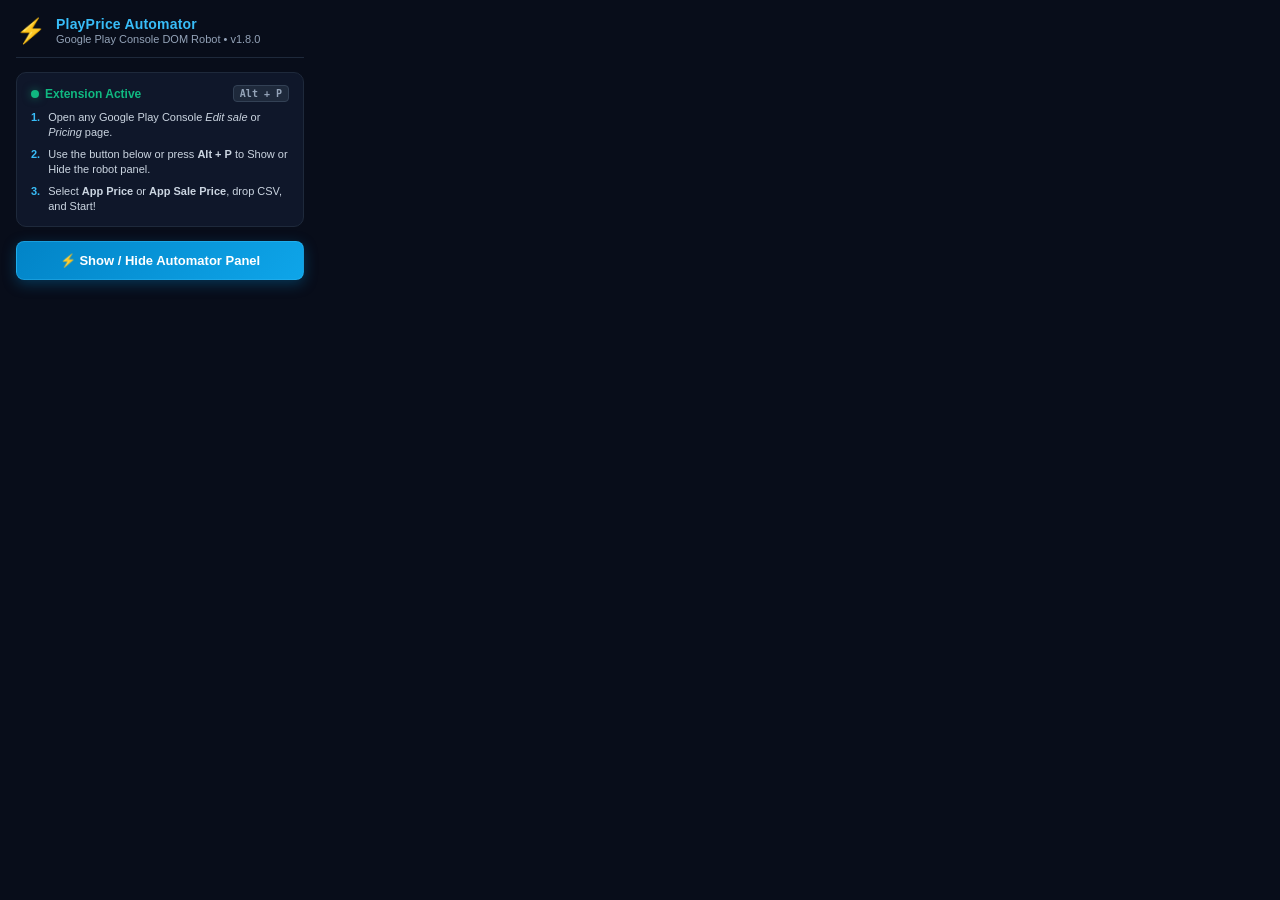
<file: play_console_browser_bot/chrome_extension/popup.html>
<!DOCTYPE html>
<html lang="en">
<head>
  <meta charset="UTF-8">
  <title>PlayPrice Automator</title>
  <style>
    body {
      width: 320px;
      margin: 0;
      padding: 16px;
      background: #080D1A;
      color: #F8FAFC;
      font-family: -apple-system, BlinkMacSystemFont, "Segoe UI", Roboto, sans-serif;
      font-size: 13px;
      box-sizing: border-box;
    }
    .header {
      display: flex;
      align-items: center;
      gap: 10px;
      border-bottom: 1px solid #1E293B;
      padding-bottom: 12px;
      margin-bottom: 14px;
    }
    .logo {
      font-size: 24px;
      line-height: 1;
    }
    .title {
      font-weight: 700;
      color: #38BDF8;
      font-size: 14px;
      letter-spacing: 0.2px;
    }
    .sub {
      color: #94A3B8;
      font-size: 11px;
      margin-top: 1px;
    }
    .card {
      background: #0F172A;
      border: 1px solid #1E293B;
      border-radius: 10px;
      padding: 12px 14px;
      margin-bottom: 14px;
    }
    .status-row {
      display: flex;
      align-items: center;
      justify-content: space-between;
      margin-bottom: 8px;
      font-size: 12px;
      font-weight: 600;
    }
    .status-indicator {
      display: flex;
      align-items: center;
      gap: 6px;
      color: #10B981;
    }
    .status-dot {
      display: inline-block;
      width: 8px;
      height: 8px;
      border-radius: 50%;
      background: #10B981;
      box-shadow: 0 0 8px rgba(16, 185, 129, 0.5);
    }
    .shortcut-tag {
      background: #1E293B;
      color: #94A3B8;
      font-size: 10px;
      font-family: Consolas, monospace;
      padding: 2px 6px;
      border-radius: 4px;
      border: 1px solid #334155;
    }
    .guide-step {
      display: flex;
      gap: 8px;
      margin-bottom: 6px;
      color: #CBD5E1;
      font-size: 11px;
      line-height: 1.4;
    }
    .guide-step:last-child {
      margin-bottom: 0;
    }
    .step-num {
      color: #38BDF8;
      font-weight: 700;
    }
    .btn-toggle {
      display: flex;
      align-items: center;
      justify-content: center;
      gap: 8px;
      width: 100%;
      padding: 11px 16px;
      background: linear-gradient(135deg, #0284C7, #0EA5E9);
      color: #FFFFFF;
      font-weight: 700;
      font-size: 13px;
      border: 1px solid rgba(56, 189, 248, 0.4);
      border-radius: 8px;
      cursor: pointer;
      box-shadow: 0 4px 14px rgba(2, 132, 199, 0.35);
      transition: all 0.2s ease;
    }
    .btn-toggle:hover {
      background: linear-gradient(135deg, #0369A1, #0284C7);
      box-shadow: 0 6px 18px rgba(2, 132, 199, 0.5);
      transform: translateY(-1px);
    }
    .btn-toggle:active {
      transform: translateY(0);
    }
    .feedback-msg {
      margin-top: 10px;
      font-size: 11px;
      text-align: center;
      color: #94A3B8;
      min-height: 16px;
    }
  </style>
</head>
<body>
  <div class="header">
    <div class="logo">⚡</div>
    <div>
      <div class="title">PlayPrice Automator</div>
      <div class="sub">Google Play Console DOM Robot • v1.8.0</div>
    </div>
  </div>

  <div class="card">
    <div class="status-row">
      <div class="status-indicator">
        <span class="status-dot"></span>
        <span>Extension Active</span>
      </div>
      <span class="shortcut-tag">Alt + P</span>
    </div>
    <div class="guide-step">
      <span class="step-num">1.</span>
      <span>Open any Google Play Console <em>Edit sale</em> or <em>Pricing</em> page.</span>
    </div>
    <div class="guide-step">
      <span class="step-num">2.</span>
      <span>Use the button below or press <strong>Alt + P</strong> to Show or Hide the robot panel.</span>
    </div>
    <div class="guide-step">
      <span class="step-num">3.</span>
      <span>Select <strong>App Price</strong> or <strong>App Sale Price</strong>, drop CSV, and Start!</span>
    </div>
  </div>

  <button class="btn-toggle" id="btnTogglePanel">
    <span>⚡ Show / Hide Automator Panel</span>
  </button>

  <div class="feedback-msg" id="popupFeedback"></div>

  <script src="popup.js"></script>
</body>
</html>
</file>
<file: style.css>
/* ==========================================================================
   PlayPrice Engine • Production Design System & Styling
   Aesthetic: Refined Modern Developer Terminal (Eye-Friendly Dark Palette)
   ========================================================================== */

:root {
  /* Harmonious Color Palette (Non-eye-straining, calibrated contrast) */
  --bg-main: #0a0e17;
  --bg-surface: #111827;
  --bg-surface-elevated: #1a2234;
  --bg-surface-hover: #222d42;
  --bg-card: rgba(17, 24, 39, 0.92);
  
  --border-subtle: #242f44;
  --border-strong: #37445c;
  --border-focus: #38bdf8;

  --text-primary: #f1f5f9;
  --text-secondary: #94a3b8;
  --text-muted: #64748b;
  --text-inverse: #020617;

  /* Harmonious Accent Colors */
  --accent-blue: #38bdf8;
  --accent-indigo: #818cf8;
  --accent-emerald: #34d399;
  --accent-emerald-subtle: rgba(52, 211, 153, 0.14);
  --accent-amber: #fbbf24;
  --accent-amber-subtle: rgba(251, 191, 36, 0.14);
  --accent-rose: #f87171;
  --accent-purple: #c084fc;

  /* Tier Color Badges */
  --tier-1-color: #38bdf8;
  --tier-1-bg: rgba(56, 189, 248, 0.1);
  --tier-2-color: #c084fc;
  --tier-2-bg: rgba(192, 132, 252, 0.1);
  --tier-3-color: #fbbf24;
  --tier-3-bg: rgba(251, 191, 36, 0.1);
  --tier-master-color: #34d399;
  --tier-master-bg: rgba(52, 211, 153, 0.1);

  /* Typography */
  --font-sans: 'Plus Jakarta Sans', -apple-system, BlinkMacSystemFont, "Segoe UI", Roboto, sans-serif;
  --font-mono: 'JetBrains Mono', monospace;

  /* Subtle Shadows */
  --shadow-sm: 0 1px 2px 0 rgba(0, 0, 0, 0.25);
  --shadow-md: 0 4px 14px -1px rgba(0, 0, 0, 0.35);
  --shadow-lg: 0 10px 24px -3px rgba(0, 0, 0, 0.45);

  /* Transitions */
  --transition-fast: 0.15s cubic-bezier(0.16, 1, 0.3, 1);
  --transition-normal: 0.25s cubic-bezier(0.16, 1, 0.3, 1);
}

/* Base Reset */
*, *::before, *::after {
  box-sizing: border-box;
  margin: 0;
  padding: 0;
  border-radius: 0;
}

body {
  background-color: var(--bg-main);
  background-image: 
    radial-gradient(at 0% 0%, rgba(56, 189, 248, 0.04) 0px, transparent 50%),
    radial-gradient(at 100% 0%, rgba(129, 140, 248, 0.04) 0px, transparent 50%),
    radial-gradient(at 50% 100%, rgba(52, 211, 153, 0.03) 0px, transparent 50%);
  background-attachment: fixed;
  color: var(--text-primary);
  font-family: var(--font-sans);
  line-height: 1.5;
  -webkit-font-smoothing: antialiased;
  min-height: 100vh;
}

/* Scrollbars */
::-webkit-scrollbar {
  width: 7px;
  height: 7px;
}
::-webkit-scrollbar-track {
  background: var(--bg-main);
}
::-webkit-scrollbar-thumb {
  background: var(--border-strong);
  border-radius: 0;
}
::-webkit-scrollbar-thumb:hover {
  background: var(--text-muted);
}

/* ==========================================================================
   Header (Edge-to-Edge 16:9 Optimization)
   ========================================================================== */
.app-header {
  position: sticky;
  top: 0;
  z-index: 100;
  background: rgba(10, 14, 23, 0.92);
  backdrop-filter: blur(12px);
  border-bottom: 1px solid var(--border-subtle);
  padding: 12px 32px;
  width: 100%;
}

.header-container {
  width: 100%;
  max-width: 100%;
  display: flex;
  align-items: center;
  justify-content: space-between;
  gap: 16px;
  flex-wrap: wrap;
}

.brand {
  display: flex;
  align-items: center;
  gap: 12px;
}

.brand-icon {
  width: 40px;
  height: 40px;
  border-radius: 0;
  background: rgba(56, 189, 248, 0.12);
  border: 1px solid rgba(56, 189, 248, 0.25);
  display: flex;
  align-items: center;
  justify-content: center;
  color: var(--accent-blue);
}

.brand-title {
  font-size: 1.25rem;
  font-weight: 800;
  letter-spacing: -0.02em;
  color: #fff;
}

.gradient-text {
  background: linear-gradient(135deg, #38bdf8 0%, #818cf8 100%);
  -webkit-background-clip: text;
  -webkit-text-fill-color: transparent;
}

.brand-subtitle {
  font-size: 0.78rem;
  color: var(--text-secondary);
}

.header-actions {
  display: flex;
  align-items: center;
  gap: 12px;
}

.status-pill {
  display: flex;
  align-items: center;
  gap: 8px;
  padding: 6px 12px;
  border-radius: 0;
  background: rgba(26, 34, 52, 0.6);
  border: 1px solid var(--border-subtle);
  font-size: 0.76rem;
  color: var(--text-secondary);
  font-family: var(--font-mono);
}

.status-dot {
  width: 7px;
  height: 7px;
  border-radius: 0;
  background: var(--accent-emerald);
}

.header-version-pill {
  display: flex;
  align-items: center;
  gap: 7px;
  padding: 6px 12px;
  border-radius: 0;
  background: rgba(15, 23, 42, 0.75);
  border: 1px solid rgba(56, 189, 248, 0.22);
  font-size: 0.76rem;
  color: var(--text-secondary);
  font-family: var(--font-mono);
  cursor: pointer;
  transition: all var(--transition-fast);
  user-select: none;
}

.header-version-pill:hover {
  background: rgba(56, 189, 248, 0.12);
  border-color: var(--accent-blue);
  color: #fff;
  transform: translateY(-1px);
  box-shadow: 0 0 12px rgba(56, 189, 248, 0.2);
}

.header-version-pill:active {
  transform: scale(0.97);
}

.version-dot {
  width: 7px;
  height: 7px;
  background: var(--accent-emerald);
  box-shadow: 0 0 8px rgba(52, 211, 153, 0.6);
  animation: pulseEmerald 2.5s infinite;
}

.version-tag {
  color: #38bdf8;
  font-weight: 700;
  letter-spacing: -0.01em;
}

.version-sep {
  color: var(--text-muted);
}

.version-date {
  color: var(--text-secondary);
  font-size: 0.74rem;
}

.version-info-icon {
  margin-left: 2px;
  color: var(--text-muted);
  transition: color var(--transition-fast);
}

.header-version-pill:hover .version-info-icon {
  color: #38bdf8;
}

@keyframes pulseEmerald {
  0%, 100% { opacity: 1; transform: scale(1); }
  50% { opacity: 0.45; transform: scale(0.85); }
}

/* ==========================================================================
   Buttons & Controls
   ========================================================================== */
.btn {
  display: inline-flex;
  align-items: center;
  justify-content: center;
  gap: 7px;
  padding: 8px 14px;
  border-radius: 0;
  font-size: 0.82rem;
  font-weight: 600;
  cursor: pointer;
  transition: all var(--transition-fast);
  border: 1px solid transparent;
  font-family: var(--font-sans);
  text-decoration: none;
}

.btn:active {
  transform: scale(0.98);
}

.btn-primary {
  background: var(--accent-blue);
  color: #020617;
  font-weight: 700;
}

.btn-primary:hover {
  background: #7dd3fc;
}

.btn-secondary {
  background: var(--bg-surface-elevated);
  color: var(--text-primary);
  border-color: var(--border-subtle);
}

.btn-secondary:hover {
  background: var(--bg-surface-hover);
  border-color: var(--border-strong);
}

.btn-accent {
  background: rgba(56, 189, 248, 0.12);
  color: var(--accent-blue);
  border-color: rgba(56, 189, 248, 0.25);
}

.btn-accent:hover {
  background: rgba(56, 189, 248, 0.2);
  border-color: var(--accent-blue);
}

.btn-sm {
  padding: 5px 10px;
  font-size: 0.76rem;
}

.btn-cta {
  background: var(--accent-emerald);
  color: #020617;
  font-size: 0.95rem;
  padding: 11px 24px;
  border-radius: 0;
  font-weight: 700;
}

.btn-cta:hover {
  background: #6ee7b7;
  transform: translateY(-1px);
}

/* Copy to Clipboard Button */
.btn-copy {
  display: inline-flex;
  align-items: center;
  justify-content: center;
  background: rgba(255, 255, 255, 0.05);
  border: 1px solid var(--border-subtle);
  border-radius: 0;
  padding: 3px 6px;
  color: var(--text-muted);
  cursor: pointer;
  font-size: 0.75rem;
  transition: all var(--transition-fast);
  margin-left: 6px;
  vertical-align: middle;
}

.btn-copy:hover {
  background: rgba(56, 189, 248, 0.15);
  color: var(--accent-blue);
  border-color: var(--accent-blue);
}

.btn-copy.copied {
  background: rgba(52, 211, 153, 0.2);
  color: var(--accent-emerald);
  border-color: var(--accent-emerald);
}

/* ==========================================================================
   Layout (Edge-to-Edge 16:9)
   ========================================================================== */
.main-container {
  width: 100%;
  max-width: 100%;
  padding: 20px 32px;
  display: flex;
  flex-direction: column;
  gap: 20px;
}

.config-grid {
  display: grid;
  grid-template-columns: repeat(auto-fit, minmax(280px, 1fr));
  gap: 16px;
  width: 100%;
}

.config-card {
  background: var(--bg-card);
  border: 1px solid var(--border-subtle);
  border-radius: 0;
  padding: 18px;
  box-shadow: var(--shadow-sm);
  display: flex;
  flex-direction: column;
  gap: 14px;
  transition: border-color var(--transition-normal);
}

.config-card:hover {
  border-color: var(--border-strong);
}

.card-header {
  display: flex;
  align-items: center;
  gap: 12px;
}

.card-header h3 {
  font-size: 0.95rem;
  font-weight: 700;
  color: #fff;
}

.card-header p {
  font-size: 0.75rem;
  color: var(--text-secondary);
}

.card-icon {
  width: 36px;
  height: 36px;
  border-radius: 0;
  background: rgba(36, 47, 68, 0.6);
  border: 1px solid var(--border-subtle);
  display: flex;
  align-items: center;
  justify-content: center;
  color: var(--accent-blue);
  flex-shrink: 0;
}

/* Base Currency Selector */
.currency-selector {
  display: grid;
  grid-template-columns: repeat(3, 1fr);
  gap: 8px;
}

.currency-btn {
  background: var(--bg-surface-elevated);
  border: 1px solid var(--border-subtle);
  border-radius: 0;
  padding: 10px 14px;
  display: flex;
  align-items: center;
  justify-content: center;
  cursor: pointer;
  transition: all var(--transition-fast);
  color: var(--text-secondary);
}

.currency-btn .curr-code {
  font-weight: 800;
  font-size: 0.9rem;
  color: var(--text-primary);
  font-family: var(--font-mono);
  letter-spacing: 0.06em;
}

.currency-btn:hover {
  background: var(--bg-surface-hover);
  border-color: var(--border-strong);
}

.currency-btn.active {
  background: rgba(56, 189, 248, 0.14);
  border-color: var(--accent-blue);
  color: #fff;
  box-shadow: 0 0 0 1px var(--accent-blue);
}

.currency-btn.active .curr-code {
  color: var(--accent-blue);
}

/* Input Fields */
.input-field-group {
  display: flex;
  flex-direction: column;
  gap: 5px;
}

.input-field-group label, .form-row label, .form-group label {
  font-size: 0.78rem;
  font-weight: 600;
  color: var(--text-secondary);
  display: flex;
  align-items: center;
  gap: 6px;
}

.input-addon-box {
  display: flex;
  align-items: center;
  background: var(--bg-surface);
  border: 1px solid var(--border-subtle);
  border-radius: 0;
  overflow: hidden;
  transition: border-color var(--transition-fast), box-shadow var(--transition-fast);
  width: 100%;
}

.input-addon-box:focus-within {
  border-color: var(--accent-blue);
  box-shadow: 0 0 0 2px rgba(56, 189, 248, 0.15);
}

.input-addon-tag {
  display: flex;
  align-items: center;
  justify-content: center;
  padding: 8px 12px;
  background: var(--bg-surface-elevated);
  border-right: 1px solid var(--border-subtle);
  color: var(--text-secondary);
  font-family: var(--font-mono);
  font-size: 0.8rem;
  font-weight: 700;
  user-select: none;
  flex-shrink: 0;
  line-height: 1;
}

.input-addon-box input[type="number"],
.input-addon-box input[type="text"] {
  border: none !important;
  background: transparent !important;
  box-shadow: none !important;
  padding: 8px 12px !important;
  width: 100%;
  color: #fff;
  font-family: var(--font-mono);
  font-size: 0.85rem;
}

.input-addon-box input:focus {
  outline: none !important;
  box-shadow: none !important;
}

input[type="text"], input[type="number"], select {
  width: 100%;
  padding: 8px 12px;
  background: var(--bg-surface);
  border: 1px solid var(--border-subtle);
  border-radius: 0;
  color: #fff;
  font-family: var(--font-mono);
  font-size: 0.85rem;
  transition: border-color var(--transition-fast);
}

input[type="text"]:focus, input[type="number"]:focus, select:focus {
  outline: none;
  border-color: var(--accent-blue);
  box-shadow: 0 0 0 2px rgba(56, 189, 248, 0.15);
}

.input-hint {
  font-size: 0.7rem;
  color: var(--text-muted);
}

/* Toggle Group */
.toggle-group {
  display: grid;
  grid-template-columns: 1fr 1fr;
  background: var(--bg-surface);
  padding: 3px;
  border-radius: 0;
  border: 1px solid var(--border-subtle);
}

.toggle-btn {
  background: transparent;
  border: none;
  color: var(--text-secondary);
  font-size: 0.76rem;
  font-weight: 600;
  padding: 6px;
  border-radius: 0;
  cursor: pointer;
  transition: all var(--transition-fast);
}

.toggle-btn.active {
  background: var(--bg-surface-elevated);
  color: #fff;
  box-shadow: var(--shadow-sm);
}

/* Sliders */
.slider-header {
  display: flex;
  justify-content: space-between;
  align-items: center;
  margin-bottom: 5px;
}

.slider-badge {
  font-family: var(--font-mono);
  font-size: 0.76rem;
  font-weight: 700;
  color: var(--accent-blue);
  background: rgba(56, 189, 248, 0.1);
  padding: 2px 7px;
  border-radius: 0;
}

/* Custom 0 Border-Radius Range Sliders */
input[type="range"] {
  -webkit-appearance: none;
  appearance: none;
  width: 100%;
  height: 6px;
  background: linear-gradient(
    to right,
    var(--accent-blue) 0%,
    var(--accent-blue) var(--range-progress, 50%),
    rgba(255, 255, 255, 0.08) var(--range-progress, 50%),
    rgba(255, 255, 255, 0.08) 100%
  );
  outline: none;
  border-radius: 0 !important;
  margin: 10px 0 6px 0;
  cursor: pointer;
  border: 1px solid var(--border-subtle);
  transition: border-color var(--transition-fast);
}

input[type="range"]:focus {
  outline: none;
  border-color: var(--accent-blue);
  box-shadow: 0 0 0 1px rgba(56, 189, 248, 0.25);
}

/* WebKit Track */
input[type="range"]::-webkit-slider-runnable-track {
  width: 100%;
  height: 6px;
  cursor: pointer;
  background: transparent;
  border-radius: 0 !important;
  border: none;
}

/* WebKit Thumb (Crisp rectangular block with 0 border radius) */
input[type="range"]::-webkit-slider-thumb {
  -webkit-appearance: none;
  appearance: none;
  width: 12px;
  height: 20px;
  background: var(--accent-blue);
  border: 2px solid #0a0f1d;
  border-radius: 0 !important;
  cursor: pointer;
  margin-top: -8px;
  box-shadow: 0 0 8px rgba(56, 189, 248, 0.5);
  transition: background var(--transition-fast), transform var(--transition-fast), box-shadow var(--transition-fast);
}

input[type="range"]::-webkit-slider-thumb:hover {
  background: #7dd3fc;
  box-shadow: 0 0 12px rgba(56, 189, 248, 0.9);
  transform: scaleY(1.15);
}

input[type="range"]:active::-webkit-slider-thumb {
  background: #38bdf8;
  border-color: #fff;
  box-shadow: 0 0 14px rgba(56, 189, 248, 1);
}

/* Firefox Track & Thumb */
input[type="range"]::-moz-range-track {
  width: 100%;
  height: 6px;
  cursor: pointer;
  background: rgba(255, 255, 255, 0.08);
  border-radius: 0 !important;
  border: 1px solid var(--border-subtle);
}

input[type="range"]::-moz-range-progress {
  background: var(--accent-blue);
  height: 6px;
  border-radius: 0 !important;
}

input[type="range"]::-moz-range-thumb {
  width: 12px;
  height: 20px;
  background: var(--accent-blue);
  border: 2px solid #0a0f1d;
  border-radius: 0 !important;
  cursor: pointer;
  box-shadow: 0 0 8px rgba(56, 189, 248, 0.5);
  transition: background var(--transition-fast), transform var(--transition-fast), box-shadow var(--transition-fast);
}

input[type="range"]::-moz-range-thumb:hover {
  background: #7dd3fc;
  box-shadow: 0 0 12px rgba(56, 189, 248, 0.9);
  transform: scaleY(1.15);
}

input[type="range"]:active::-moz-range-thumb {
  background: #38bdf8;
  border-color: #fff;
}

.range-labels {
  display: flex;
  justify-content: space-between;
  font-size: 0.66rem;
  color: var(--text-muted);
  margin-top: 3px;
}

/* Switch */
.toggle-field {
  display: flex;
  align-items: center;
  justify-content: space-between;
  gap: 14px;
  padding-top: 6px;
  border-top: 1px solid var(--border-subtle);
}

.toggle-label {
  font-size: 0.8rem;
  font-weight: 600;
  display: block;
}

.toggle-desc {
  font-size: 0.7rem;
  color: var(--text-muted);
  display: block;
}

.switch {
  position: relative;
  display: inline-block;
  width: 42px;
  height: 24px;
  flex-shrink: 0;
  cursor: pointer;
}

.switch input {
  position: absolute;
  top: 0;
  left: 0;
  width: 100%;
  height: 100%;
  opacity: 0;
  cursor: pointer;
  z-index: 2;
  margin: 0;
}

.slider.round {
  position: absolute;
  cursor: pointer;
  top: 0; left: 0; right: 0; bottom: 0;
  background-color: var(--border-strong);
  transition: .25s;
  border-radius: 0;
}

.slider.round:before {
  position: absolute;
  content: "";
  height: 18px;
  width: 18px;
  left: 3px;
  bottom: 3px;
  background-color: white;
  transition: .25s;
  border-radius: 0;
}

input:checked + .slider.round {
  background-color: var(--accent-emerald);
}

input:checked + .slider.round:before {
  transform: translateX(18px);
}

/* ==========================================================================
   Catalogue Section
   ========================================================================== */
.catalogue-card {
  background: var(--bg-card);
  border: 1px solid var(--border-subtle);
  border-radius: 0;
  padding: 20px;
  box-shadow: var(--shadow-sm);
  display: flex;
  flex-direction: column;
  gap: 16px;
}

.section-top-bar {
  display: flex;
  justify-content: space-between;
  align-items: flex-start;
  flex-wrap: wrap;
  gap: 14px;
}

.badge-pill {
  display: inline-block;
  padding: 2px 8px;
  border-radius: 0;
  font-size: 0.68rem;
  font-weight: 700;
  text-transform: uppercase;
  letter-spacing: 0.05em;
  background: rgba(56, 189, 248, 0.1);
  color: var(--accent-blue);
  margin-bottom: 4px;
}

.section-title {
  font-size: 1.15rem;
  font-weight: 800;
  color: #fff;
}

.section-desc {
  font-size: 0.78rem;
  color: var(--text-secondary);
}

.catalogue-actions {
  display: flex;
  gap: 8px;
  flex-wrap: wrap;
  align-items: center;
}

/* Catalogue Split Layout */
.catalogue-split-layout {
  display: grid;
  grid-template-columns: 410px 1fr;
  gap: 20px;
  align-items: stretch;
}

@media (max-width: 1200px) {
  .catalogue-split-layout {
    grid-template-columns: 370px 1fr;
    gap: 16px;
  }
}

@media (max-width: 960px) {
  .catalogue-split-layout {
    grid-template-columns: 1fr;
  }
}

.catalogue-left-panel {
  display: flex;
  flex-direction: column;
  gap: 14px;
}

.catalogue-right-panel {
  display: flex;
  flex-direction: column;
  background: var(--bg-surface);
  border: 1px solid var(--border-subtle);
  border-radius: 0;
  overflow: hidden;
  min-height: 480px;
}

.app-id-config-card {
  background: var(--bg-surface);
  border: 1px solid var(--border-subtle);
  border-radius: 0;
  padding: 14px 16px;
  display: flex;
  flex-direction: column;
  gap: 12px;
}

.app-id-header {
  display: flex;
  justify-content: space-between;
  align-items: center;
  flex-wrap: wrap;
  gap: 10px;
}

.app-id-title-group {
  display: flex;
  align-items: center;
  gap: 10px;
}

.app-id-title {
  font-size: 0.88rem;
  font-weight: 700;
  color: #fff;
}

.app-id-desc {
  font-size: 0.72rem;
  color: var(--text-muted);
}

.app-id-syntax-badges {
  display: flex;
  align-items: center;
  gap: 6px;
  flex-wrap: wrap;
}

.syntax-badge {
  display: inline-flex;
  align-items: center;
  gap: 5px;
  background: var(--bg-surface-elevated);
  border: 1px solid var(--border-subtle);
  padding: 3px 8px;
  border-radius: 0;
  font-size: 0.68rem;
  font-family: var(--font-mono);
  color: var(--text-secondary);
}

.syntax-badge code {
  color: #fff;
  font-weight: 600;
}

.badge-dot {
  width: 6px;
  height: 6px;
  border-radius: 0;
  display: inline-block;
}

.dot-blue { background: var(--accent-blue); }
.dot-emerald { background: var(--accent-emerald); }
.dot-amber { background: var(--accent-amber); }

.app-id-body {
  display: flex;
  flex-direction: column;
  gap: 10px;
}

.app-id-body .input-addon-box {
  width: 100%;
}

.preview-syntax-box {
  background: rgba(10, 14, 23, 0.7);
  border: 1px solid rgba(255, 255, 255, 0.05);
  border-radius: 0;
  padding: 8px 10px;
  display: flex;
  flex-direction: column;
  gap: 4px;
  font-family: var(--font-mono);
  font-size: 0.72rem;
}

.preview-label {
  font-size: 0.64rem;
  color: var(--text-muted);
  text-transform: uppercase;
  font-weight: 700;
  letter-spacing: 0.04em;
}

.preview-code-row {
  display: flex;
  align-items: center;
  gap: 6px;
  overflow: hidden;
  text-overflow: ellipsis;
  white-space: nowrap;
}

.preview-code-row strong {
  overflow: hidden;
  text-overflow: ellipsis;
  white-space: nowrap;
}

.code-tag-blue {
  color: var(--accent-blue);
  font-weight: 800;
  font-size: 0.64rem;
  background: rgba(56, 189, 248, 0.12);
  padding: 1px 4px;
  border-radius: 0;
  flex-shrink: 0;
}

.code-tag-emerald {
  color: var(--accent-emerald);
  font-weight: 800;
  font-size: 0.64rem;
  background: rgba(52, 211, 153, 0.12);
  padding: 1px 4px;
  border-radius: 0;
  flex-shrink: 0;
}

/* Add SKU Card (Left Column) */
.add-sku-card {
  background: var(--bg-surface);
  border: 1px solid var(--border-subtle);
  border-radius: 0;
  padding: 14px 16px;
  display: flex;
  flex-direction: column;
  gap: 12px;
}

.card-subtitle-bar {
  display: flex;
  align-items: center;
  justify-content: space-between;
}

.subcard-title {
  font-size: 0.88rem;
  font-weight: 700;
  color: #fff;
  display: flex;
  align-items: center;
  gap: 8px;
}

.add-item-form-vertical {
  display: flex;
  flex-direction: column;
  gap: 12px;
}

.btn-block {
  width: 100%;
  display: flex;
  align-items: center;
  justify-content: center;
  gap: 8px;
}

/* Products List Header (Right Column) */
.products-list-header {
  display: flex;
  justify-content: space-between;
  align-items: center;
  padding: 12px 18px;
  background: rgba(15, 23, 42, 0.65);
  border-bottom: 1px solid var(--border-subtle);
  flex-wrap: wrap;
  gap: 10px;
}

.products-title-group {
  display: flex;
  align-items: center;
  gap: 10px;
}

.products-panel-title {
  font-size: 0.92rem;
  font-weight: 700;
  color: #fff;
}

.sku-count-pill {
  font-family: var(--font-mono);
  font-size: 0.7rem;
  font-weight: 700;
  background: rgba(56, 189, 248, 0.12);
  color: var(--accent-blue);
  border: 1px solid rgba(56, 189, 248, 0.25);
  padding: 2px 8px;
  border-radius: 0;
}

.promo-status-pill {
  font-family: var(--font-mono);
  font-size: 0.7rem;
  font-weight: 700;
  background: rgba(245, 158, 11, 0.12);
  color: var(--accent-amber);
  border: 1px solid rgba(245, 158, 11, 0.3);
  padding: 2px 8px;
  border-radius: 0;
}

.products-header-hint {
  font-size: 0.72rem;
  color: var(--text-muted);
  display: inline-flex;
  align-items: center;
  gap: 6px;
}

.drag-hint-icon {
  color: var(--accent-blue);
  font-size: 0.85rem;
  line-height: 1;
}

.items-grid-scroll-wrap {
  flex: 1;
  max-height: 520px;
  min-height: 380px;
  overflow-y: auto;
  padding: 16px;
}

.items-grid-scroll-wrap::-webkit-scrollbar {
  width: 6px;
}

.items-grid-scroll-wrap::-webkit-scrollbar-track {
  background: rgba(10, 14, 23, 0.5);
}

.items-grid-scroll-wrap::-webkit-scrollbar-thumb {
  background: var(--border-strong);
  border-radius: 0;
}

.items-grid-scroll-wrap::-webkit-scrollbar-thumb:hover {
  background: var(--accent-blue);
}

.items-grid {
  display: grid;
  grid-template-columns: repeat(auto-fill, minmax(290px, 1fr));
  gap: 12px;
}

.empty-catalogue-box {
  grid-column: 1 / -1;
  display: flex;
  flex-direction: column;
  align-items: center;
  justify-content: center;
  padding: 48px 24px;
  text-align: center;
  gap: 12px;
  color: var(--text-muted);
  font-size: 0.85rem;
}

.sku-card {
  background: var(--bg-surface-elevated);
  border: 1px solid var(--border-subtle);
  border-radius: 0;
  padding: 12px 14px;
  display: flex;
  flex-direction: column;
  gap: 8px;
  transition: border-color var(--transition-fast), background-color var(--transition-fast), box-shadow var(--transition-fast), transform var(--transition-fast), opacity var(--transition-fast);
  cursor: grab;
  user-select: none;
  position: relative;
}

.sku-card:hover {
  border-color: var(--border-strong);
}

.sku-card:active {
  cursor: grabbing;
}

.sku-card.is-active-sku {
  border-color: rgba(56, 189, 248, 0.45);
  background: rgba(14, 25, 45, 0.85);
}

.sku-card.is-editing {
  border-color: var(--accent-blue) !important;
  box-shadow: 0 0 0 1px var(--accent-blue), 0 4px 16px rgba(0, 0, 0, 0.4);
  background: rgba(15, 23, 42, 0.95);
  cursor: default !important;
}

/* Drag & Drop Reorder Visual Feedback */
.sku-card.is-dragging {
  opacity: 0.35;
  transform: scale(0.97);
  border: 1px dashed var(--accent-blue) !important;
  box-shadow: 0 0 16px rgba(56, 189, 248, 0.3) !important;
  background: rgba(15, 23, 42, 0.6) !important;
  cursor: grabbing !important;
}

.sku-card.drop-target-before {
  border-left: 3px solid var(--accent-blue) !important;
  box-shadow: -4px 0 14px rgba(56, 189, 248, 0.45), inset 4px 0 10px rgba(56, 189, 248, 0.12) !important;
  transform: translateX(2px);
}

.sku-card.drop-target-after {
  border-right: 3px solid var(--accent-blue) !important;
  box-shadow: 4px 0 14px rgba(56, 189, 248, 0.45), inset -4px 0 10px rgba(56, 189, 248, 0.12) !important;
  transform: translateX(-2px);
}

.sku-card-top {
  display: flex;
  align-items: center;
  justify-content: space-between;
  width: 100%;
}

.sku-top-left {
  display: flex;
  align-items: center;
  gap: 6px;
  flex: 1;
  min-width: 0;
}

.sku-drag-handle {
  display: inline-flex;
  align-items: center;
  justify-content: center;
  width: 20px;
  height: 20px;
  color: var(--text-muted);
  cursor: grab;
  border-radius: 0;
  transition: color var(--transition-fast), background-color var(--transition-fast), transform var(--transition-fast);
  flex-shrink: 0;
  padding: 2px;
  user-select: none;
  touch-action: none;
}

.sku-drag-handle:hover {
  color: var(--accent-blue);
  background: rgba(56, 189, 248, 0.15);
}

.sku-drag-handle:focus-visible {
  outline: 1px solid var(--accent-blue);
  background: rgba(56, 189, 248, 0.15);
}

.sku-drag-handle:active {
  cursor: grabbing;
}

.sku-card button,
.sku-card .btn-icon-copy,
.sku-card .sku-action-btn {
  cursor: pointer;
}

.sku-card input {
  cursor: text;
}

.sku-info {
  display: flex;
  align-items: center;
  gap: 8px;
  cursor: pointer;
  user-select: none;
  flex-wrap: wrap;
}

.sku-info:hover .sku-name {
  color: var(--accent-blue);
}

.sku-name {
  font-weight: 700;
  font-size: 0.88rem;
  color: #fff;
  transition: color var(--transition-fast);
}

.sku-price {
  font-family: var(--font-mono);
  font-size: 0.8rem;
  font-weight: 700;
  color: var(--accent-blue);
  background: rgba(56, 189, 248, 0.1);
  padding: 2px 6px;
  border-radius: 0;
}

.sku-active-tag {
  font-size: 0.6rem;
  font-weight: 800;
  color: var(--accent-blue);
  background: rgba(56, 189, 248, 0.15);
  border: 1px solid rgba(56, 189, 248, 0.3);
  padding: 1px 5px;
  border-radius: 0;
  letter-spacing: 0.05em;
}

.sku-top-actions {
  display: flex;
  align-items: center;
  gap: 4px;
}

.sku-action-btn {
  background: transparent;
  border: none;
  color: var(--text-muted);
  cursor: pointer;
  padding: 4px 6px;
  border-radius: 0;
  transition: all var(--transition-fast);
  display: flex;
  align-items: center;
  justify-content: center;
}

.sku-action-btn:hover {
  color: #fff;
  background: var(--bg-surface);
}

.sku-edit-btn:hover {
  color: var(--accent-blue);
  background: rgba(56, 189, 248, 0.15);
}

.sku-delete-btn {
  background: transparent;
  border: none;
  color: var(--text-muted);
  cursor: pointer;
  padding: 4px 6px;
  border-radius: 0;
  transition: all var(--transition-fast);
  display: flex;
  align-items: center;
  justify-content: center;
}

.sku-delete-btn:hover {
  color: var(--accent-rose);
  background: rgba(248, 113, 113, 0.12);
}

/* ==========================================================================
   SKU Card Edit Mode (Refined, Spacious & Clear UI/UX)
   ========================================================================== */
.sku-card.is-editing {
  border-color: var(--accent-blue) !important;
  box-shadow: 0 0 0 1px var(--accent-blue), 0 8px 24px rgba(0, 0, 0, 0.65) !important;
  background: #0b1329 !important;
  padding: 14px 16px;
  gap: 12px;
}

.sku-edit-panel {
  display: flex;
  flex-direction: column;
  gap: 12px;
  width: 100%;
}

.sku-edit-header {
  display: flex;
  align-items: center;
  justify-content: space-between;
  gap: 8px;
  padding-bottom: 8px;
  border-bottom: 1px solid rgba(56, 189, 248, 0.2);
}

.sku-edit-badge {
  display: inline-flex;
  align-items: center;
  gap: 5px;
  font-size: 0.68rem;
  font-weight: 800;
  letter-spacing: 0.06em;
  color: var(--accent-blue);
  text-transform: uppercase;
  flex-shrink: 0;
}

.sku-edit-badge svg {
  display: block;
}

.sku-edit-shortcut-hint {
  font-size: 0.64rem;
  color: var(--text-muted);
  white-space: nowrap;
}

.sku-edit-fields-row {
  display: flex;
  gap: 10px;
  width: 100%;
}

.sku-edit-field {
  display: flex;
  flex-direction: column;
  gap: 5px;
}

.sku-field-name {
  flex: 1.6;
  min-width: 0;
}

.sku-field-price {
  flex: 1.1;
  min-width: 110px;
}

.sku-edit-label {
  font-size: 0.65rem;
  font-weight: 700;
  letter-spacing: 0.06em;
  color: var(--text-muted);
  text-transform: uppercase;
}

.sku-edit-name-input {
  width: 100%;
  height: 36px;
  background: var(--bg-surface);
  border: 1px solid var(--border-strong);
  color: #fff;
  font-size: 0.88rem;
  font-weight: 600;
  padding: 0 10px;
  border-radius: 0;
  font-family: inherit;
  transition: border-color var(--transition-fast), box-shadow var(--transition-fast);
}

.sku-edit-name-input:focus {
  outline: none;
  border-color: var(--accent-blue);
  box-shadow: 0 0 0 2px rgba(56, 189, 248, 0.25);
  background: #0f1c38;
}

.sku-edit-price-box {
  display: flex;
  align-items: center;
  height: 36px;
  background: var(--bg-surface);
  border: 1px solid var(--border-strong);
  border-radius: 0;
  overflow: hidden;
  transition: border-color var(--transition-fast), box-shadow var(--transition-fast);
}

.sku-edit-price-box:focus-within {
  border-color: var(--accent-blue);
  box-shadow: 0 0 0 2px rgba(56, 189, 248, 0.25);
  background: #0f1c38;
}

.sku-edit-curr-tag {
  height: 100%;
  padding: 0 10px;
  display: inline-flex;
  align-items: center;
  justify-content: center;
  background: var(--bg-surface-elevated);
  border-right: 1px solid var(--border-subtle);
  font-size: 0.72rem;
  font-weight: 800;
  font-family: var(--font-mono);
  color: var(--text-secondary);
  user-select: none;
  flex-shrink: 0;
}

.sku-edit-price-input {
  flex: 1;
  width: 100%;
  min-width: 0;
  height: 100%;
  border: none !important;
  background: transparent !important;
  color: #fff;
  font-size: 0.9rem;
  font-family: var(--font-mono);
  font-weight: 700;
  padding: 0 8px !important;
  box-shadow: none !important;
  -moz-appearance: textfield;
}

.sku-edit-price-input::-webkit-outer-spin-button,
.sku-edit-price-input::-webkit-inner-spin-button {
  -webkit-appearance: none;
  margin: 0;
}

.sku-edit-price-input:focus {
  outline: none !important;
}

.sku-edit-actions-row {
  display: flex;
  align-items: center;
  justify-content: flex-end;
  gap: 8px;
  margin-top: 4px;
}

.sku-btn-cancel {
  display: inline-flex;
  align-items: center;
  justify-content: center;
  gap: 5px;
  background: rgba(255, 255, 255, 0.04);
  color: var(--text-secondary);
  border: 1px solid var(--border-strong);
  font-size: 0.75rem;
  font-weight: 600;
  height: 32px;
  padding: 0 12px;
  cursor: pointer;
  border-radius: 0;
  transition: all var(--transition-fast);
}

.sku-btn-cancel:hover {
  background: rgba(255, 255, 255, 0.1);
  color: #fff;
  border-color: rgba(255, 255, 255, 0.3);
}

.sku-btn-save {
  display: inline-flex;
  align-items: center;
  justify-content: center;
  gap: 6px;
  background: var(--accent-emerald);
  color: #022c22;
  font-size: 0.75rem;
  font-weight: 800;
  height: 32px;
  padding: 0 14px;
  border: none;
  cursor: pointer;
  border-radius: 0;
  letter-spacing: 0.02em;
  transition: all var(--transition-fast);
}

.sku-btn-save:hover {
  background: #34d399;
  box-shadow: 0 0 12px rgba(52, 211, 153, 0.45);
}

.sku-ids-sub-label {
  display: none;
  font-size: 0.62rem;
  font-weight: 700;
  letter-spacing: 0.05em;
  color: var(--text-muted);
  text-transform: uppercase;
  margin-bottom: 2px;
}

.sku-card.is-editing .sku-ids-sub-label {
  display: block;
}

.sku-card.is-editing .sku-ids-group {
  border-top: 1px dashed rgba(255, 255, 255, 0.12);
  padding-top: 10px;
}

/* SKU IAP ID & Offer ID List */
.sku-ids-group {
  display: flex;
  flex-direction: column;
  gap: 5px;
  width: 100%;
  border-top: 1px solid var(--border-subtle);
  padding-top: 8px;
}

.sku-id-row {
  display: flex;
  align-items: center;
  justify-content: space-between;
  gap: 6px;
  background: rgba(10, 14, 23, 0.6);
  border: 1px solid rgba(255, 255, 255, 0.04);
  padding: 4px 8px;
  border-radius: 0;
  font-family: var(--font-mono);
  font-size: 0.72rem;
}

.sku-id-left {
  display: flex;
  align-items: center;
  gap: 6px;
  overflow: hidden;
  text-overflow: ellipsis;
  white-space: nowrap;
  flex: 1;
  min-width: 0;
}

.sku-id-label {
  font-size: 0.62rem;
  font-weight: 800;
  color: var(--text-muted);
  text-transform: uppercase;
  letter-spacing: 0.03em;
  flex-shrink: 0;
  padding: 1px 4px;
  border-radius: 0;
  background: rgba(255, 255, 255, 0.05);
}

.sku-id-label.label-product {
  color: var(--accent-blue);
  background: rgba(56, 189, 248, 0.1);
}

.sku-id-label.label-offer {
  color: var(--accent-emerald);
  background: rgba(52, 211, 153, 0.1);
}

.sku-id-label.label-discount {
  color: var(--accent-amber);
  background: rgba(245, 158, 11, 0.1);
}

.sku-id-code {
  color: var(--text-secondary);
  overflow: hidden;
  text-overflow: ellipsis;
  white-space: nowrap;
  font-size: 0.72rem;
}

.sku-id-code.product-code {
  color: var(--accent-blue);
}

.sku-id-code.offer-code {
  color: var(--accent-emerald);
}

.sku-id-code.discount-offer-code {
  color: var(--accent-amber);
}

.btn-icon-copy {
  display: inline-flex;
  align-items: center;
  justify-content: center;
  background: transparent;
  border: 1px solid transparent;
  color: var(--text-muted);
  cursor: pointer;
  padding: 3px 5px;
  border-radius: 0;
  transition: all var(--transition-fast);
  flex-shrink: 0;
}

.btn-icon-copy:hover {
  background: rgba(56, 189, 248, 0.15);
  color: var(--accent-blue);
  border-color: rgba(56, 189, 248, 0.3);
}

.btn-icon-copy.copied {
  background: rgba(52, 211, 153, 0.2);
  color: var(--accent-emerald);
  border-color: var(--accent-emerald);
}

.sku-delete-btn:hover {
  color: var(--accent-rose);
  background: rgba(248, 113, 113, 0.12);
}

/* Generate Strip */
.generate-strip {
  display: flex;
  align-items: center;
  justify-content: space-between;
  background: var(--bg-surface);
  border: 1px solid var(--border-subtle);
  border-radius: 0;
  padding: 14px 18px;
  gap: 16px;
  flex-wrap: wrap;
}

.generate-info {
  display: flex;
  align-items: center;
  gap: 10px;
  font-size: 0.82rem;
  color: var(--text-secondary);
  max-width: 700px;
}

/* ==========================================================================
   KPI Summary Strip
   ========================================================================== */
.kpi-strip {
  display: grid;
  grid-template-columns: repeat(auto-fit, minmax(220px, 1fr));
  gap: 14px;
  width: 100%;
}

.kpi-card {
  background: var(--bg-card);
  border: 1px solid var(--border-subtle);
  border-radius: 0;
  padding: 14px 18px;
  box-shadow: var(--shadow-sm);
  display: flex;
  flex-direction: column;
  gap: 3px;
}

.kpi-label {
  font-size: 0.72rem;
  font-weight: 600;
  text-transform: uppercase;
  letter-spacing: 0.05em;
  color: var(--text-muted);
}

.kpi-value {
  font-size: 1.35rem;
  font-weight: 800;
  font-family: var(--font-mono);
  font-variant-numeric: tabular-nums;
  color: #fff;
}

.kpi-sub {
  font-size: 0.72rem;
  color: var(--text-secondary);
}

.text-emerald { color: var(--accent-emerald) !important; }
.text-blue { color: var(--accent-blue) !important; }
.text-amber { color: var(--accent-amber) !important; }

/* ==========================================================================
   Table Controls & Search
   ========================================================================== */
.table-control-bar {
  display: flex;
  flex-direction: column;
  gap: 12px;
  background: var(--bg-surface);
  border: 1px solid var(--border-subtle);
  border-radius: 0;
  padding: 12px 16px;
  width: 100%;
}

.table-control-row {
  display: flex;
  align-items: center;
  justify-content: space-between;
  gap: 16px;
  flex-wrap: wrap;
  width: 100%;
}

.table-control-top {
  border-bottom: 1px solid rgba(255, 255, 255, 0.05);
  padding-bottom: 10px;
}

.table-control-bottom {
  align-items: center;
}

.quick-export-group {
  display: flex;
  align-items: center;
  gap: 8px;
  flex-wrap: wrap;
}

.btn-bot-export {
  display: inline-flex;
  align-items: center;
  gap: 6px;
  transition: all var(--transition-fast);
}

.btn-bot-export.is-sale {
  border-color: rgba(245, 158, 11, 0.45);
  color: #fbbf24;
  background: rgba(245, 158, 11, 0.08);
}

.btn-bot-export.is-sale:hover {
  background: rgba(245, 158, 11, 0.18);
  border-color: #fbbf24;
  box-shadow: 0 0 10px rgba(245, 158, 11, 0.2);
}

.control-item-selector {
  display: flex;
  align-items: center;
  gap: 10px;
  font-size: 0.82rem;
  font-weight: 600;
  color: var(--text-secondary);
}

.control-item-selector label {
  display: inline-flex;
  align-items: center;
  gap: 6px;
}

.custom-select {
  padding: 7px 12px;
  background: var(--bg-surface-elevated);
  border-radius: 0;
  font-size: 0.82rem;
  font-weight: 700;
  color: #fff;
  cursor: pointer;
  border-color: var(--border-strong);
}

.search-box {
  position: relative;
  display: flex;
  align-items: center;
  flex: 1;
  max-width: 480px;
}

.search-box svg {
  position: absolute;
  left: 12px;
  color: var(--text-muted);
  pointer-events: none;
}

.search-box input {
  padding-left: 36px;
  padding-right: 48px;
  background: rgba(10, 14, 23, 0.7);
  border-color: var(--border-subtle);
  transition: all var(--transition-fast);
}

.search-box input:focus {
  border-color: var(--accent-blue);
  box-shadow: 0 0 0 2px rgba(56, 189, 248, 0.2);
}

.search-kbd-hint {
  position: absolute;
  right: 28px;
  top: 50%;
  transform: translateY(-50%);
  background: rgba(255, 255, 255, 0.07);
  border: 1px solid rgba(255, 255, 255, 0.15);
  border-radius: 0;
  color: var(--text-muted);
  font-family: var(--font-mono);
  font-size: 0.65rem;
  padding: 1px 5px;
  pointer-events: none;
  line-height: 1.2;
}

.search-box.has-value .search-kbd-hint {
  display: none;
}

.btn-clear {
  position: absolute;
  right: 8px;
  top: 50%;
  transform: translateY(-50%);
  background: transparent;
  border: none;
  color: var(--text-muted);
  cursor: pointer;
  display: none;
  align-items: center;
  justify-content: center;
  padding: 4px;
  line-height: 1;
  transition: color var(--transition-fast);
}

.btn-clear:hover {
  color: #fff;
}

/* ==========================================================================
   Column Visibility Controller & Dropdown (Strictly 0 Border-Radius)
   ========================================================================== */
.column-picker-container {
  position: relative;
  display: inline-block;
}

.column-count-tag {
  font-family: var(--font-mono);
  font-size: 0.68rem;
  font-weight: 700;
  background: rgba(56, 189, 248, 0.12);
  color: var(--accent-blue);
  padding: 1px 5px;
  border: 1px solid rgba(56, 189, 248, 0.25);
  margin-left: 4px;
  border-radius: 0;
}

.dropdown-chevron-icon {
  margin-left: 2px;
  transition: transform var(--transition-fast);
}

.column-picker-container.open .dropdown-chevron-icon {
  transform: rotate(180deg);
}

.column-picker-menu {
  position: absolute;
  top: calc(100% + 6px);
  right: 0;
  width: 380px;
  max-width: 90vw;
  background: var(--bg-surface-elevated);
  border: 1px solid var(--border-strong);
  border-radius: 0;
  box-shadow: var(--shadow-lg);
  z-index: 500;
  padding: 14px;
  display: flex;
  flex-direction: column;
  gap: 12px;
}

.column-menu-header {
  display: flex;
  justify-content: space-between;
  align-items: flex-start;
  border-bottom: 1px solid var(--border-subtle);
  padding-bottom: 8px;
}

.column-menu-title {
  font-size: 0.84rem;
  font-weight: 700;
  color: #fff;
  display: block;
}

.column-menu-desc {
  font-size: 0.68rem;
  color: var(--text-muted);
  display: block;
  margin-top: 1px;
}

.btn-menu-close {
  background: transparent;
  border: none;
  color: var(--text-muted);
  font-size: 1.1rem;
  line-height: 1;
  cursor: pointer;
  padding: 2px 4px;
}

.btn-menu-close:hover {
  color: #fff;
}

.column-presets-bar {
  display: flex;
  align-items: center;
  gap: 6px;
  flex-wrap: wrap;
}

.presets-label {
  font-size: 0.68rem;
  font-weight: 700;
  color: var(--text-muted);
  text-transform: uppercase;
  letter-spacing: 0.04em;
  margin-right: 2px;
}

.btn-preset-pill {
  background: var(--bg-surface);
  border: 1px solid var(--border-subtle);
  border-radius: 0;
  color: var(--text-secondary);
  font-size: 0.7rem;
  font-weight: 600;
  padding: 3px 8px;
  cursor: pointer;
  transition: all var(--transition-fast);
}

.btn-preset-pill:hover {
  background: var(--bg-surface-hover);
  color: #fff;
  border-color: var(--border-strong);
}

.btn-preset-pill.active {
  background: rgba(56, 189, 248, 0.14);
  color: var(--accent-blue);
  border-color: var(--accent-blue);
}

.column-checkbox-grid {
  display: grid;
  grid-template-columns: 1fr 1fr;
  gap: 6px 10px;
  max-height: 280px;
  overflow-y: auto;
}

.col-checkbox-label {
  display: flex;
  align-items: center;
  gap: 8px;
  font-size: 0.74rem;
  color: var(--text-secondary);
  cursor: pointer;
  padding: 5px 7px;
  background: rgba(10, 14, 23, 0.5);
  border: 1px solid rgba(255, 255, 255, 0.03);
  border-radius: 0;
  user-select: none;
  transition: all var(--transition-fast);
}

.col-checkbox-label:hover {
  background: var(--bg-surface-hover);
  color: #fff;
  border-color: var(--border-subtle);
}

.col-checkbox-label input[type="checkbox"] {
  accent-color: var(--accent-blue);
  cursor: pointer;
  width: 14px;
  height: 14px;
  flex-shrink: 0;
  margin: 0;
}

.col-checkbox-label.is-checked {
  color: #fff;
  border-color: rgba(56, 189, 248, 0.2);
}

.col-indicator {
  width: 6px;
  height: 6px;
  flex-shrink: 0;
  border-radius: 0;
}
.indicator-general { background: var(--accent-blue); }
.indicator-pricing { background: var(--accent-indigo); }
.indicator-deductions { background: var(--accent-rose); }
.indicator-earnings { background: var(--accent-emerald); }
.indicator-insights { background: var(--accent-amber); }

/* Column Hiding Rules (Applies to all tables) */
body.hide-col-country [data-col="country"],
body.hide-col-currency [data-col="currency"],
body.hide-col-retail [data-col="retail"],
body.hide-col-discount [data-col="discount"],
body.hide-col-discountdiff [data-col="discountdiff"],
body.hide-col-tax [data-col="tax"],
body.hide-col-playcut [data-col="playcut"],
body.hide-col-buffercut [data-col="buffercut"],
body.hide-col-netlocal [data-col="netlocal"],
body.hide-col-netusd [data-col="netusd"],
body.hide-col-netinr [data-col="netinr"],
body.hide-col-discountnetinr [data-col="discountnetinr"],
body.hide-col-mindset [data-col="mindset"],
body.hide-col-action [data-col="action"] {
  display: none !important;
}

/* ==========================================================================
   4 Accordion Sections (Master, Tier 1, Tier 2, Tier 3)
   ========================================================================== */
.sections-accordion-container {
  display: flex;
  flex-direction: column;
  gap: 16px;
  width: 100%;
}

.accordion-section {
  background: var(--bg-card);
  border: 1px solid var(--border-subtle);
  border-radius: 0;
  overflow: hidden;
  box-shadow: var(--shadow-sm);
  transition: border-color var(--transition-normal);
  width: 100%;
}

.accordion-section:hover {
  border-color: var(--border-strong);
}

.accordion-header {
  padding: 16px 20px;
  background: rgba(17, 24, 39, 0.95);
  cursor: pointer;
  display: flex;
  justify-content: space-between;
  align-items: center;
  flex-wrap: wrap;
  gap: 10px;
  user-select: none;
  transition: background-color var(--transition-fast);
  border-bottom: 1px solid transparent;
}

.accordion-header:hover {
  background: var(--bg-surface-elevated);
}

.accordion-section.active .accordion-header {
  border-bottom-color: var(--border-subtle);
}

.accordion-title-group {
  display: flex;
  align-items: center;
  gap: 10px;
}

.accordion-chevron {
  display: inline-flex;
  align-items: center;
  justify-content: center;
  color: var(--text-muted);
  transition: transform var(--transition-normal);
}

.accordion-section.active .accordion-chevron {
  transform: rotate(0deg);
}

.accordion-section:not(.active) .accordion-chevron {
  transform: rotate(-90deg);
}

.accordion-badge {
  font-size: 0.7rem;
  font-weight: 800;
  padding: 3px 8px;
  border-radius: 0;
  text-transform: uppercase;
  letter-spacing: 0.05em;
}

.badge-master {
  background: var(--tier-master-bg);
  color: var(--tier-master-color);
  border: 1px solid rgba(52, 211, 153, 0.25);
}

.badge-t1 {
  background: var(--tier-1-bg);
  color: var(--tier-1-color);
  border: 1px solid rgba(56, 189, 248, 0.25);
}

.badge-t2 {
  background: var(--tier-2-bg);
  color: var(--tier-2-color);
  border: 1px solid rgba(192, 132, 252, 0.25);
}

.badge-t3 {
  background: var(--tier-3-bg);
  color: var(--tier-3-color);
  border: 1px solid rgba(251, 191, 36, 0.25);
}

.accordion-title {
  font-size: 1.05rem;
  font-weight: 800;
  color: #fff;
}

.count-badge {
  font-size: 0.72rem;
  font-family: var(--font-mono);
  background: var(--bg-surface-hover);
  color: var(--text-secondary);
  padding: 2px 7px;
  border-radius: 0;
  border: 1px solid var(--border-subtle);
}

.accordion-desc {
  font-size: 0.76rem;
  color: var(--text-muted);
}

.accordion-content {
  display: block;
}

.accordion-section:not(.active) .accordion-content {
  display: none;
}

/* ==========================================================================
   Pricing Table (Edge-to-Edge 16:9 Optimization)
   ========================================================================== */
.table-responsive {
  width: 100%;
  overflow-x: auto;
}

.pricing-table {
  width: 100%;
  border-collapse: collapse;
  text-align: left;
  font-size: 0.8rem;
}

.pricing-table th {
  padding: 10px 14px;
  background: rgba(14, 20, 32, 0.95);
  backdrop-filter: blur(8px);
  -webkit-backdrop-filter: blur(8px);
  position: sticky;
  top: 0;
  z-index: 5;
  color: var(--text-secondary);
  font-weight: 700;
  text-transform: uppercase;
  letter-spacing: 0.04em;
  font-size: 0.7rem;
  border-bottom: 1px solid var(--border-subtle);
  white-space: nowrap;
}

.pricing-table td {
  padding: 10px 14px;
  border-bottom: 1px solid var(--border-subtle);
  white-space: nowrap;
  font-family: var(--font-sans);
  font-variant-numeric: tabular-nums;
  vertical-align: middle;
}

.pricing-table tbody tr {
  transition: all var(--transition-fast);
  border-left: 2px solid transparent;
}

.pricing-table tbody tr:hover {
  background: rgba(30, 41, 59, 0.45);
  border-left-color: var(--accent-blue);
}

.col-country {
  display: flex;
  align-items: center;
  gap: 8px;
}

.table-flag {
  font-size: 1.25rem;
  line-height: 1;
}

.country-meta {
  display: flex;
  flex-direction: column;
}

.country-name-row {
  display: inline-flex;
  align-items: center;
  gap: 5px;
}

.country-name {
  font-weight: 700;
  color: #fff;
  font-size: 0.85rem;
  line-height: 1.2;
}

.btn-copy-country {
  padding: 2px 4px;
  font-size: 0.65rem;
  margin-left: 0;
  opacity: 0.6;
  border-color: rgba(255, 255, 255, 0.1);
  transition: opacity var(--transition-fast), background var(--transition-fast), color var(--transition-fast), border-color var(--transition-fast);
}

.col-country:hover .btn-copy-country,
.btn-copy-country:hover,
.btn-copy-country.copied {
  opacity: 1;
}

.country-iso {
  font-size: 0.68rem;
  font-family: var(--font-mono);
  color: var(--text-muted);
}

.mono-cell {
  font-family: var(--font-mono);
  font-variant-numeric: tabular-nums;
}

.price-box {
  display: flex;
  align-items: center;
  gap: 4px;
}

.retail-price-val {
  font-size: 0.9rem;
  font-weight: 800;
  color: #fff;
}

.base-price-val {
  font-size: 0.72rem;
  color: var(--text-muted);
}

.discount-price-val {
  font-size: 0.9rem;
  font-weight: 800;
  color: var(--accent-amber);
}

.discount-badge {
  display: inline-block;
  background: var(--accent-amber-subtle);
  color: var(--accent-amber);
  font-size: 0.66rem;
  font-weight: 700;
  padding: 1px 4px;
  border-radius: 0;
}

.discount-diff-val {
  font-size: 0.9rem;
  font-weight: 800;
  color: var(--accent-amber);
}

.discount-diff-sub {
  display: inline-block;
  background: var(--accent-amber-subtle);
  color: var(--accent-amber);
  font-size: 0.66rem;
  font-weight: 700;
  padding: 1px 4px;
  border-radius: 0;
}

.discount-floor-badge {
  display: inline-block;
  background: var(--bg-tertiary);
  color: var(--text-muted);
  font-size: 0.64rem;
  font-weight: 700;
  text-transform: uppercase;
  letter-spacing: 0.4px;
  padding: 1px 5px;
  border: 1px solid var(--border-color);
  border-radius: 0;
}

.original-price-strike {
  font-size: 0.7rem;
  text-decoration: line-through;
  color: var(--text-muted);
}

.cut-val {
  font-size: 0.76rem;
  color: var(--text-secondary);
}

.cut-sub {
  font-size: 0.68rem;
  color: var(--text-muted);
}

.net-highlight {
  font-weight: 800;
  font-size: 0.9rem;
  color: var(--accent-emerald);
}

.discount-net-highlight {
  color: var(--accent-amber);
  font-weight: 800;
}

.net-pct-badge {
  display: inline-block;
  font-size: 0.65rem;
  font-weight: 700;
  padding: 1px 5px;
  border-radius: 0;
  background: var(--accent-emerald-subtle);
  color: var(--accent-emerald);
  margin-top: 2px;
}

.mindset-pill {
  display: inline-block;
  padding: 3px 8px;
  border-radius: 0;
  font-size: 0.7rem;
  font-weight: 600;
}

.mindset-high {
  background: var(--tier-1-bg);
  color: var(--tier-1-color);
}

.mindset-medium {
  background: var(--tier-2-bg);
  color: var(--tier-2-color);
}

.mindset-volume {
  background: var(--tier-3-bg);
  color: var(--accent-amber);
}

.btn-detail {
  background: var(--bg-surface-elevated);
  border: 1px solid var(--border-subtle);
  color: var(--text-primary);
  padding: 4px 9px;
  border-radius: 0;
  font-size: 0.72rem;
  font-weight: 600;
  cursor: pointer;
  transition: all var(--transition-fast);
}

.btn-detail:hover {
  background: rgba(56, 189, 248, 0.12);
  border-color: var(--accent-blue);
  color: var(--accent-blue);
}

/* ==========================================================================
   Modals
   ========================================================================== */
.modal-backdrop {
  position: fixed;
  top: 0; left: 0; right: 0; bottom: 0;
  background: rgba(2, 6, 23, 0.78);
  backdrop-filter: blur(6px);
  z-index: 999;
  display: none;
  align-items: center;
  justify-content: center;
  padding: 20px;
}

.modal-backdrop.active {
  display: flex;
}

.modal-card {
  background: var(--bg-surface);
  border: 1px solid var(--border-strong);
  border-radius: 0;
  width: 100%;
  max-width: 680px;
  max-height: 90vh;
  overflow-y: auto;
  box-shadow: var(--shadow-lg);
  display: flex;
  flex-direction: column;
}

.modal-header {
  padding: 18px 22px;
  border-bottom: 1px solid var(--border-subtle);
  display: flex;
  justify-content: space-between;
  align-items: center;
}

.modal-country-identity {
  display: flex;
  align-items: center;
  gap: 12px;
}

.modal-flag {
  font-size: 2rem;
  line-height: 1;
}

.modal-title-row {
  display: flex;
  align-items: center;
  gap: 8px;
}

.modal-title-row h3 {
  font-size: 1.15rem;
  font-weight: 800;
  color: #fff;
}

.modal-tier-badge {
  font-size: 0.68rem;
  font-weight: 700;
  padding: 2px 7px;
  border-radius: 0;
}

.modal-iso {
  font-family: var(--font-mono);
  font-size: 0.72rem;
  color: var(--text-muted);
}

.modal-sub {
  font-size: 0.78rem;
  color: var(--text-secondary);
}

.modal-close {
  background: transparent;
  border: none;
  color: var(--text-muted);
  font-size: 1.5rem;
  cursor: pointer;
  padding: 4px 8px;
  border-radius: 0;
  transition: all var(--transition-fast);
}

.modal-close:hover {
  color: #fff;
  background: var(--border-subtle);
}

.modal-body {
  padding: 20px 22px;
  display: flex;
  flex-direction: column;
  gap: 18px;
}

.modal-price-hero {
  display: grid;
  grid-template-columns: repeat(auto-fit, minmax(130px, 1fr));
  gap: 10px;
  background: var(--bg-surface-elevated);
  border: 1px solid var(--border-subtle);
  border-radius: 0;
  padding: 14px;
}

.hero-item {
  display: flex;
  flex-direction: column;
  gap: 3px;
}

.hero-label {
  font-size: 0.68rem;
  color: var(--text-muted);
  text-transform: uppercase;
  font-weight: 600;
}

.hero-val {
  font-size: 1.05rem;
  font-weight: 800;
  font-family: var(--font-mono);
  color: #fff;
}

.modal-section-title {
  font-size: 0.8rem;
  font-weight: 700;
  text-transform: uppercase;
  letter-spacing: 0.05em;
  color: var(--text-secondary);
  margin-bottom: 10px;
}

.waterfall-container {
  display: flex;
  flex-direction: column;
}

.waterfall-row {
  display: flex;
  justify-content: space-between;
  align-items: center;
  padding: 7px 10px;
  border-radius: 0;
  margin-bottom: 4px;
  font-size: 0.8rem;
  font-family: var(--font-mono);
}

.waterfall-row.gross {
  background: rgba(255, 255, 255, 0.04);
  font-weight: 700;
  color: #fff;
}

.waterfall-row.cut {
  background: rgba(248, 113, 113, 0.07);
  color: #f87171;
}

.waterfall-row.net-base {
  background: rgba(56, 189, 248, 0.08);
  color: var(--accent-blue);
}

.waterfall-row.final-net {
  background: var(--accent-emerald-subtle);
  border: 1px solid rgba(52, 211, 153, 0.3);
  font-weight: 800;
  color: var(--accent-emerald);
  font-size: 0.88rem;
}

.strategy-grid {
  display: grid;
  grid-template-columns: 1fr 1fr;
  gap: 12px;
}

.strategy-item {
  background: var(--bg-surface-elevated);
  border: 1px solid var(--border-subtle);
  border-radius: 0;
  padding: 10px 12px;
}

.strategy-item.full-width {
  grid-column: span 2;
}

.strat-label {
  font-size: 0.68rem;
  text-transform: uppercase;
  font-weight: 700;
  color: var(--text-muted);
  display: block;
  margin-bottom: 3px;
}

.strat-val {
  font-size: 0.8rem;
  color: var(--text-primary);
  line-height: 1.45;
}

.modal-footer {
  padding: 14px 22px;
  border-top: 1px solid var(--border-subtle);
  display: flex;
  justify-content: flex-end;
}

/* Logic Modal */
.logic-modal {
  max-width: 720px;
}

.logic-body {
  gap: 16px;
}

.logic-block {
  background: var(--bg-surface-elevated);
  border: 1px solid var(--border-subtle);
  border-radius: 0;
  padding: 14px 18px;
}

.logic-block h4 {
  font-size: 0.9rem;
  font-weight: 700;
  color: var(--accent-blue);
  margin-bottom: 6px;
}

.logic-block p {
  font-size: 0.8rem;
  color: var(--text-secondary);
  line-height: 1.5;
  margin-bottom: 6px;
}

.logic-block code {
  display: block;
  background: var(--bg-main);
  border: 1px solid var(--border-subtle);
  padding: 6px 10px;
  border-radius: 0;
  font-family: var(--font-mono);
  font-size: 0.78rem;
  color: var(--accent-emerald);
  margin: 5px 0;
}

/* ==========================================================================
   Toast Notifications
   ========================================================================== */
.toast-container {
  position: fixed;
  bottom: 24px;
  right: 24px;
  z-index: 10000;
  display: flex;
  flex-direction: column;
  gap: 8px;
}

.toast {
  background: var(--bg-surface-elevated);
  border: 1px solid var(--border-strong);
  box-shadow: var(--shadow-lg);
  color: #fff;
  padding: 10px 16px;
  border-radius: 0;
  font-size: 0.8rem;
  font-weight: 500;
  display: flex;
  align-items: center;
  gap: 10px;
  animation: slideIn 0.25s cubic-bezier(0.16, 1, 0.3, 1);
  letter-spacing: -0.01em;
}

.toast-icon {
  display: inline-flex;
  align-items: center;
  justify-content: center;
  flex-shrink: 0;
}

.toast-info .toast-icon {
  color: var(--accent-blue);
}

.toast-success .toast-icon {
  color: var(--accent-emerald);
}

.toast-warning .toast-icon {
  color: var(--accent-amber);
}

.toast-msg {
  display: inline-block;
  line-height: 1.4;
}

@keyframes slideIn {
  from { transform: translateX(100%); opacity: 0; }
  to { transform: translateX(0); opacity: 1; }
}

.tooltip-trigger {
  cursor: help;
  display: inline-flex;
  align-items: center;
  justify-content: center;
  vertical-align: middle;
  margin-left: 6px;
  color: var(--text-muted);
  transition: color var(--transition-fast);
}

.tooltip-trigger:hover {
  color: var(--accent-blue);
}

.tooltip-trigger svg {
  display: block;
}

/* Highlight flash animation for table updates */
@keyframes tableFlash {
  0% { background-color: rgba(56, 189, 248, 0.08); }
  100% { background-color: transparent; }
}

.table-updated {
  animation: tableFlash 0.5s ease-out;
}

/* ==========================================================================
   Catalogue Presets Toolbar
   ========================================================================== */
.preset-templates-bar {
  display: flex;
  align-items: center;
  gap: 8px;
  padding: 8px 10px;
  background: rgba(10, 14, 23, 0.6);
  border: 1px solid var(--border-subtle);
  margin-bottom: 12px;
}

.preset-templates-label {
  font-size: 11px;
  text-transform: uppercase;
  letter-spacing: 0.05em;
  color: var(--text-muted);
  font-weight: 700;
  white-space: nowrap;
}

.preset-pills-row {
  display: flex;
  gap: 6px;
  flex-wrap: wrap;
}

.btn-template-pill {
  background: var(--bg-surface-elevated);
  border: 1px solid var(--border-subtle);
  color: var(--text-secondary);
  font-size: 11px;
  font-weight: 600;
  padding: 4px 9px;
  cursor: pointer;
  transition: all var(--transition-fast);
}

.btn-template-pill:hover {
  background: var(--bg-surface-hover);
  color: var(--accent-blue);
  border-color: var(--accent-blue);
}

.btn-template-pill.active {
  background: rgba(30, 144, 255, 0.16);
  border-color: var(--accent-blue);
  color: var(--accent-blue);
  box-shadow: inset 0 0 0 1px var(--accent-blue);
}

/* ==========================================================================
   Revenue Forecaster & Volume Simulator
   ========================================================================== */
.revenue-simulator-section {
  margin-top: 16px;
  margin-bottom: 20px;
}

.simulator-card {
  background: var(--bg-card);
  border: 1px solid var(--border-subtle);
  box-shadow: var(--shadow-sm);
  transition: border-color var(--transition-normal);
}

.simulator-card:hover {
  border-color: var(--border-strong);
}

.simulator-header {
  display: flex;
  align-items: center;
  justify-content: space-between;
  padding: 14px 18px;
  background: rgba(26, 34, 52, 0.4);
  border-bottom: 1px solid var(--border-subtle);
  cursor: pointer;
  user-select: none;
  transition: background var(--transition-fast);
}

.simulator-header:hover {
  background: rgba(26, 34, 52, 0.7);
}

.simulator-title-group {
  display: flex;
  align-items: center;
  gap: 12px;
}

.sim-icon {
  width: 32px;
  height: 32px;
  display: flex;
  align-items: center;
  justify-content: center;
  background: rgba(52, 211, 153, 0.12);
  color: var(--accent-emerald);
  border: 1px solid rgba(52, 211, 153, 0.3);
}

.sim-badge {
  color: var(--accent-emerald);
  background: rgba(52, 211, 153, 0.12);
  font-size: 10px;
  padding: 2px 7px;
  margin-bottom: 3px;
}

.simulator-title {
  font-size: 14px;
  font-weight: 700;
  color: var(--text-primary);
  margin: 0;
}

.simulator-header-right {
  display: flex;
  align-items: center;
  gap: 10px;
}

.sim-toggle-hint {
  font-size: 11px;
  color: var(--text-muted);
}

.sim-chevron {
  color: var(--text-muted);
  transition: transform var(--transition-fast);
  display: flex;
  align-items: center;
}

.simulator-card.collapsed .sim-chevron {
  transform: rotate(-90deg);
}

.simulator-card.collapsed .simulator-content {
  display: none;
}

.simulator-content {
  padding: 18px;
}

.sim-grid {
  display: grid;
  grid-template-columns: 360px 1fr;
  gap: 22px;
}

.sim-inputs-col {
  display: flex;
  flex-direction: column;
  gap: 14px;
  padding-right: 18px;
  border-right: 1px solid var(--border-subtle);
}

.sim-input-block {
  display: flex;
  flex-direction: column;
  gap: 6px;
}

.sim-slider-header {
  display: flex;
  align-items: center;
  justify-content: space-between;
  gap: 8px;
}

.sim-slider-header label {
  font-size: 12px;
  font-weight: 600;
  color: var(--text-secondary);
  display: flex;
  align-items: center;
  gap: 6px;
}

.sim-num-input {
  width: 90px;
  padding: 4px 8px;
  background: var(--bg-surface-elevated);
  border: 1px solid var(--border-strong);
  color: var(--text-primary);
  font-family: var(--font-mono);
  font-size: 12px;
  text-align: right;
  transition: border-color var(--transition-fast);
}

.sim-num-input:focus {
  outline: none;
  border-color: var(--accent-blue);
}

.sim-metrics-col {
  display: flex;
  flex-direction: column;
  gap: 16px;
}

.sim-metrics-grid {
  display: grid;
  grid-template-columns: repeat(4, 1fr);
  gap: 10px;
}

.sim-metric-card {
  background: var(--bg-surface);
  border: 1px solid var(--border-subtle);
  padding: 12px;
  display: flex;
  flex-direction: column;
  gap: 3px;
}

.sim-metric-label {
  font-size: 11px;
  color: var(--text-muted);
  text-transform: uppercase;
  letter-spacing: 0.04em;
  font-weight: 600;
}

.sim-metric-val {
  font-family: var(--font-mono);
  font-size: 17px;
  font-weight: 700;
  color: var(--text-primary);
}

.sim-metric-sub {
  font-size: 11px;
  color: var(--text-muted);
}

.sim-payout-hero {
  background: linear-gradient(135deg, rgba(52, 211, 153, 0.08), rgba(56, 189, 248, 0.05));
  border: 1px solid rgba(52, 211, 153, 0.35);
  padding: 14px 18px;
  display: flex;
  align-items: center;
  justify-content: space-between;
}

.sim-payout-label {
  font-size: 12px;
  text-transform: uppercase;
  letter-spacing: 0.05em;
  color: var(--accent-emerald);
  font-weight: 700;
  display: block;
}

.sim-payout-val {
  font-family: var(--font-mono);
  font-size: 24px;
  font-weight: 800;
  line-height: 1.2;
  margin-top: 2px;
}

.sim-payout-inr {
  font-family: var(--font-mono);
  font-size: 13px;
  color: var(--text-secondary);
}

.sim-margin-pill {
  background: rgba(52, 211, 153, 0.16);
  border: 1px solid var(--accent-emerald);
  color: var(--accent-emerald);
  font-family: var(--font-mono);
  font-size: 13px;
  font-weight: 700;
  padding: 6px 12px;
}

/* Stacked Margin Bar */
.sim-stacked-bar-container {
  display: flex;
  flex-direction: column;
  gap: 6px;
}

.sim-bar-label-row {
  display: flex;
  justify-content: space-between;
  font-size: 11px;
  color: var(--text-muted);
  font-weight: 600;
}

.sim-stacked-bar {
  display: flex;
  height: 24px;
  background: var(--bg-surface-elevated);
  border: 1px solid var(--border-subtle);
  overflow: hidden;
}

.bar-seg {
  display: flex;
  align-items: center;
  justify-content: center;
  font-family: var(--font-mono);
  font-size: 10px;
  font-weight: 700;
  color: #020617;
  transition: width 0.3s cubic-bezier(0.16, 1, 0.3, 1);
  white-space: nowrap;
  overflow: hidden;
  text-overflow: ellipsis;
  padding: 0 4px;
}

.seg-net {
  background: var(--accent-emerald);
}

.seg-play {
  background: var(--accent-blue);
}

.seg-tax {
  background: var(--accent-amber);
}

.seg-buffer {
  background: var(--accent-rose);
}

/* ==========================================================================
   Regional Filter Chips Bar
   ========================================================================== */
.region-filter-bar {
  display: flex;
  align-items: center;
  gap: 6px;
  flex-wrap: wrap;
}

.btn-region-pill {
  background: var(--bg-surface-elevated);
  border: 1px solid var(--border-subtle);
  color: var(--text-secondary);
  font-size: 11px;
  font-weight: 600;
  padding: 5px 10px;
  cursor: pointer;
  transition: all var(--transition-fast);
  white-space: nowrap;
}

.btn-region-pill:hover {
  background: var(--bg-surface-hover);
  color: var(--text-primary);
  border-color: var(--border-strong);
}

.btn-region-pill.active {
  background: rgba(56, 189, 248, 0.14);
  border-color: var(--accent-blue);
  color: var(--accent-blue);
  font-weight: 700;
}

/* ==========================================================================
   Sortable Table Headers
   ========================================================================== */
th[data-sortable="true"] {
  cursor: pointer;
  user-select: none;
  transition: background var(--transition-fast), color var(--transition-fast);
}

th[data-sortable="true"]:hover {
  background: var(--bg-surface-hover);
  color: var(--accent-blue);
}

.sort-icon {
  display: inline-block;
  margin-left: 4px;
  font-size: 9px;
  color: var(--text-muted);
  vertical-align: middle;
}

th.sort-asc .sort-icon::after {
  content: '▲';
  color: var(--accent-blue);
}

th.sort-desc .sort-icon::after {
  content: '▼';
  color: var(--accent-blue);
}

/* ==========================================================================
   Table Cell Enhancements: Min Floor Tag & Nominal vs Gross Cut Display
   ========================================================================== */
.min-floor-tag {
  display: inline-block;
  font-family: var(--font-mono);
  font-size: 9px;
  font-weight: 700;
  color: var(--accent-amber);
  background: rgba(251, 191, 36, 0.12);
  border: 1px solid rgba(251, 191, 36, 0.4);
  padding: 1px 4px;
  margin-left: 5px;
  text-transform: uppercase;
  letter-spacing: 0.03em;
  vertical-align: middle;
}

.cut-tag-sub {
  font-size: 11px;
  font-weight: 500;
  color: var(--text-muted);
  margin-left: 2px;
}

.cut-effective-tag {
  font-size: 10px;
  color: var(--text-muted);
  margin-left: 3px;
  font-family: var(--font-mono);
}

/* ==========================================================================
   API Sync Helper Modal
   ========================================================================== */
.api-helper-modal {
  max-width: 820px;
  width: 95%;
  max-height: 90vh;
  display: flex;
  flex-direction: column;
}

.api-modal-body {
  overflow-y: auto;
  display: flex;
  flex-direction: column;
  gap: 18px;
  padding: 20px;
}

.api-actions-hero {
  display: grid;
  grid-template-columns: 1fr 1fr;
  gap: 14px;
}

.api-action-box {
  background: var(--bg-surface-elevated);
  border: 1px solid var(--border-subtle);
  padding: 14px;
  display: flex;
  flex-direction: column;
  gap: 8px;
}

.api-box-header {
  display: flex;
  align-items: center;
  gap: 8px;
  font-size: 13px;
  color: var(--text-primary);
}

.api-box-header svg {
  color: var(--accent-blue);
}

.api-action-box p {
  font-size: 12px;
  color: var(--text-muted);
  line-height: 1.4;
  margin-bottom: 6px;
  flex-grow: 1;
}

.btn-block {
  width: 100%;
}

.api-command-section {
  background: var(--bg-surface);
  border: 1px solid var(--border-subtle);
  padding: 16px;
  display: flex;
  flex-direction: column;
  gap: 12px;
}

.api-section-title-row {
  display: flex;
  align-items: center;
  justify-content: space-between;
}

.api-section-title-row h4 {
  font-size: 13px;
  font-weight: 700;
  color: var(--text-primary);
  margin: 0;
}

.api-badge-free {
  font-family: var(--font-mono);
  font-size: 10px;
  font-weight: 700;
  color: var(--accent-emerald);
  background: rgba(52, 211, 153, 0.12);
  border: 1px solid rgba(52, 211, 153, 0.3);
  padding: 2px 7px;
  text-transform: uppercase;
}

.code-snippet-box {
  display: flex;
  flex-direction: column;
  background: #060911;
  border: 1px solid var(--border-strong);
}

.code-snippet-header {
  display: flex;
  align-items: center;
  justify-content: space-between;
  padding: 6px 10px;
  background: rgba(26, 34, 52, 0.6);
  border-bottom: 1px solid var(--border-subtle);
  font-size: 11px;
  font-weight: 600;
  color: var(--text-muted);
}

.btn-copy-code {
  background: transparent;
  border: 1px solid var(--border-subtle);
  color: var(--text-secondary);
  font-size: 11px;
  padding: 2px 8px;
  display: flex;
  align-items: center;
  gap: 4px;
  cursor: pointer;
  transition: all var(--transition-fast);
}

.btn-copy-code:hover {
  background: var(--bg-surface-hover);
  color: var(--accent-blue);
  border-color: var(--accent-blue);
}

.code-snippet-box pre {
  margin: 0;
  padding: 10px 12px;
  overflow-x: auto;
}

.code-snippet-box code {
  font-family: var(--font-mono);
  font-size: 11px;
  color: var(--accent-emerald);
  line-height: 1.5;
  white-space: pre-wrap;
  word-break: break-all;
}

.api-checklist-section {
  display: flex;
  flex-direction: column;
  gap: 10px;
}

.api-checklist-section h4 {
  font-size: 13px;
  font-weight: 700;
  color: var(--text-primary);
  margin: 0;
}

.checklist-grid {
  display: grid;
  grid-template-columns: 1fr 1fr;
  gap: 10px;
}

.check-step {
  display: flex;
  gap: 10px;
  background: var(--bg-surface-elevated);
  border: 1px solid var(--border-subtle);
  padding: 10px;
}

.step-num {
  width: 22px;
  height: 22px;
  display: flex;
  align-items: center;
  justify-content: center;
  background: rgba(56, 189, 248, 0.15);
  border: 1px solid var(--accent-blue);
  color: var(--accent-blue);
  font-family: var(--font-mono);
  font-size: 11px;
  font-weight: 800;
  flex-shrink: 0;
}

.check-step strong {
  font-size: 12px;
  color: var(--text-primary);
  display: block;
}

.check-step p {
  font-size: 11px;
  color: var(--text-muted);
  line-height: 1.35;
  margin-top: 2px;
}

/* Responsive */
@media (max-width: 900px) {
  .app-header {
    padding: 12px 16px;
  }
  .main-container {
    padding: 14px 16px;
  }
  .strategy-grid {
    grid-template-columns: 1fr;
  }
  .strategy-item.full-width {
    grid-column: span 1;
  }
  .generate-strip {
    flex-direction: column;
    align-items: stretch;
  }
  .btn-cta {
    width: 100%;
  }
  .sim-grid {
    grid-template-columns: 1fr;
  }
  .sim-inputs-col {
    padding-right: 0;
    border-right: none;
    border-bottom: 1px solid var(--border-subtle);
    padding-bottom: 16px;
  }
  .sim-metrics-grid {
    grid-template-columns: repeat(2, 1fr);
  }
  .checklist-grid {
    grid-template-columns: 1fr;
  }
  .api-actions-hero {
    grid-template-columns: 1fr;
  }
}

/* ==========================================================================
   Version History & Changelog Modal
   ========================================================================== */
.modal-card-wide {
  max-width: 760px;
}

.version-tag-pill {
  font-size: 0.72rem;
  font-weight: 700;
  font-family: var(--font-mono);
  background: rgba(56, 189, 248, 0.15);
  color: var(--accent-blue);
  border: 1px solid rgba(56, 189, 248, 0.3);
  padding: 2px 8px;
  border-radius: 0;
}

.semver-explainer-banner {
  display: flex;
  align-items: center;
  gap: 12px;
  flex-wrap: wrap;
  font-size: 0.74rem;
  color: var(--text-muted);
  background: rgba(15, 23, 42, 0.6);
  border: 1px solid var(--border-subtle);
  padding: 8px 12px;
  margin-bottom: 20px;
}

.semver-badge {
  font-family: var(--font-mono);
  font-weight: 800;
  font-size: 0.68rem;
  padding: 2px 6px;
  border-radius: 0;
}

.semver-badge.major {
  background: rgba(239, 68, 68, 0.15);
  color: #f87171;
  border: 1px solid rgba(239, 68, 68, 0.3);
}

.semver-badge.minor {
  background: rgba(56, 189, 248, 0.15);
  color: #38bdf8;
  border: 1px solid rgba(56, 189, 248, 0.3);
}

.semver-badge.micro {
  background: rgba(52, 211, 153, 0.15);
  color: #34d399;
  border: 1px solid rgba(52, 211, 153, 0.3);
}

.changelog-timeline {
  display: flex;
  flex-direction: column;
  gap: 16px;
  position: relative;
  padding-left: 18px;
  border-left: 2px solid var(--border-subtle);
}

.changelog-item {
  position: relative;
}

.changelog-marker {
  position: absolute;
  left: -24px;
  top: 4px;
  width: 10px;
  height: 10px;
  border-radius: 0;
  background: var(--border-strong);
  border: 2px solid var(--bg-surface);
}

.changelog-item.current .changelog-marker {
  background: var(--accent-blue);
  box-shadow: 0 0 10px rgba(56, 189, 248, 0.8);
}

.changelog-content {
  background: rgba(15, 23, 42, 0.5);
  border: 1px solid var(--border-subtle);
  padding: 12px 16px;
}

.changelog-item.current .changelog-content {
  border-color: rgba(56, 189, 248, 0.3);
  background: rgba(56, 189, 248, 0.04);
}

.changelog-header {
  display: flex;
  align-items: center;
  gap: 10px;
  margin-bottom: 8px;
  flex-wrap: wrap;
}

.changelog-version {
  font-family: var(--font-mono);
  font-weight: 800;
  font-size: 0.95rem;
  color: #fff;
}

.changelog-tag {
  font-size: 0.68rem;
  font-weight: 700;
  padding: 1px 6px;
  border-radius: 0;
}

.tag-minor {
  background: rgba(56, 189, 248, 0.15);
  color: #38bdf8;
  border: 1px solid rgba(56, 189, 248, 0.25);
}

.tag-major {
  background: rgba(168, 85, 247, 0.15);
  color: #c084fc;
  border: 1px solid rgba(168, 85, 247, 0.25);
}

.changelog-date {
  margin-left: auto;
  font-size: 0.74rem;
  color: var(--text-muted);
  font-family: var(--font-mono);
}

.changelog-list {
  margin: 0;
  padding-left: 18px;
  font-size: 0.8rem;
  color: var(--text-secondary);
  line-height: 1.55;
}

.changelog-list li {
  margin-bottom: 4px;
}

.changelog-list code {
  font-family: var(--font-mono);
  font-size: 0.76rem;
  background: rgba(0, 0, 0, 0.3);
  padding: 1px 4px;
  color: var(--accent-blue);
  border-radius: 0;
}
</file>
